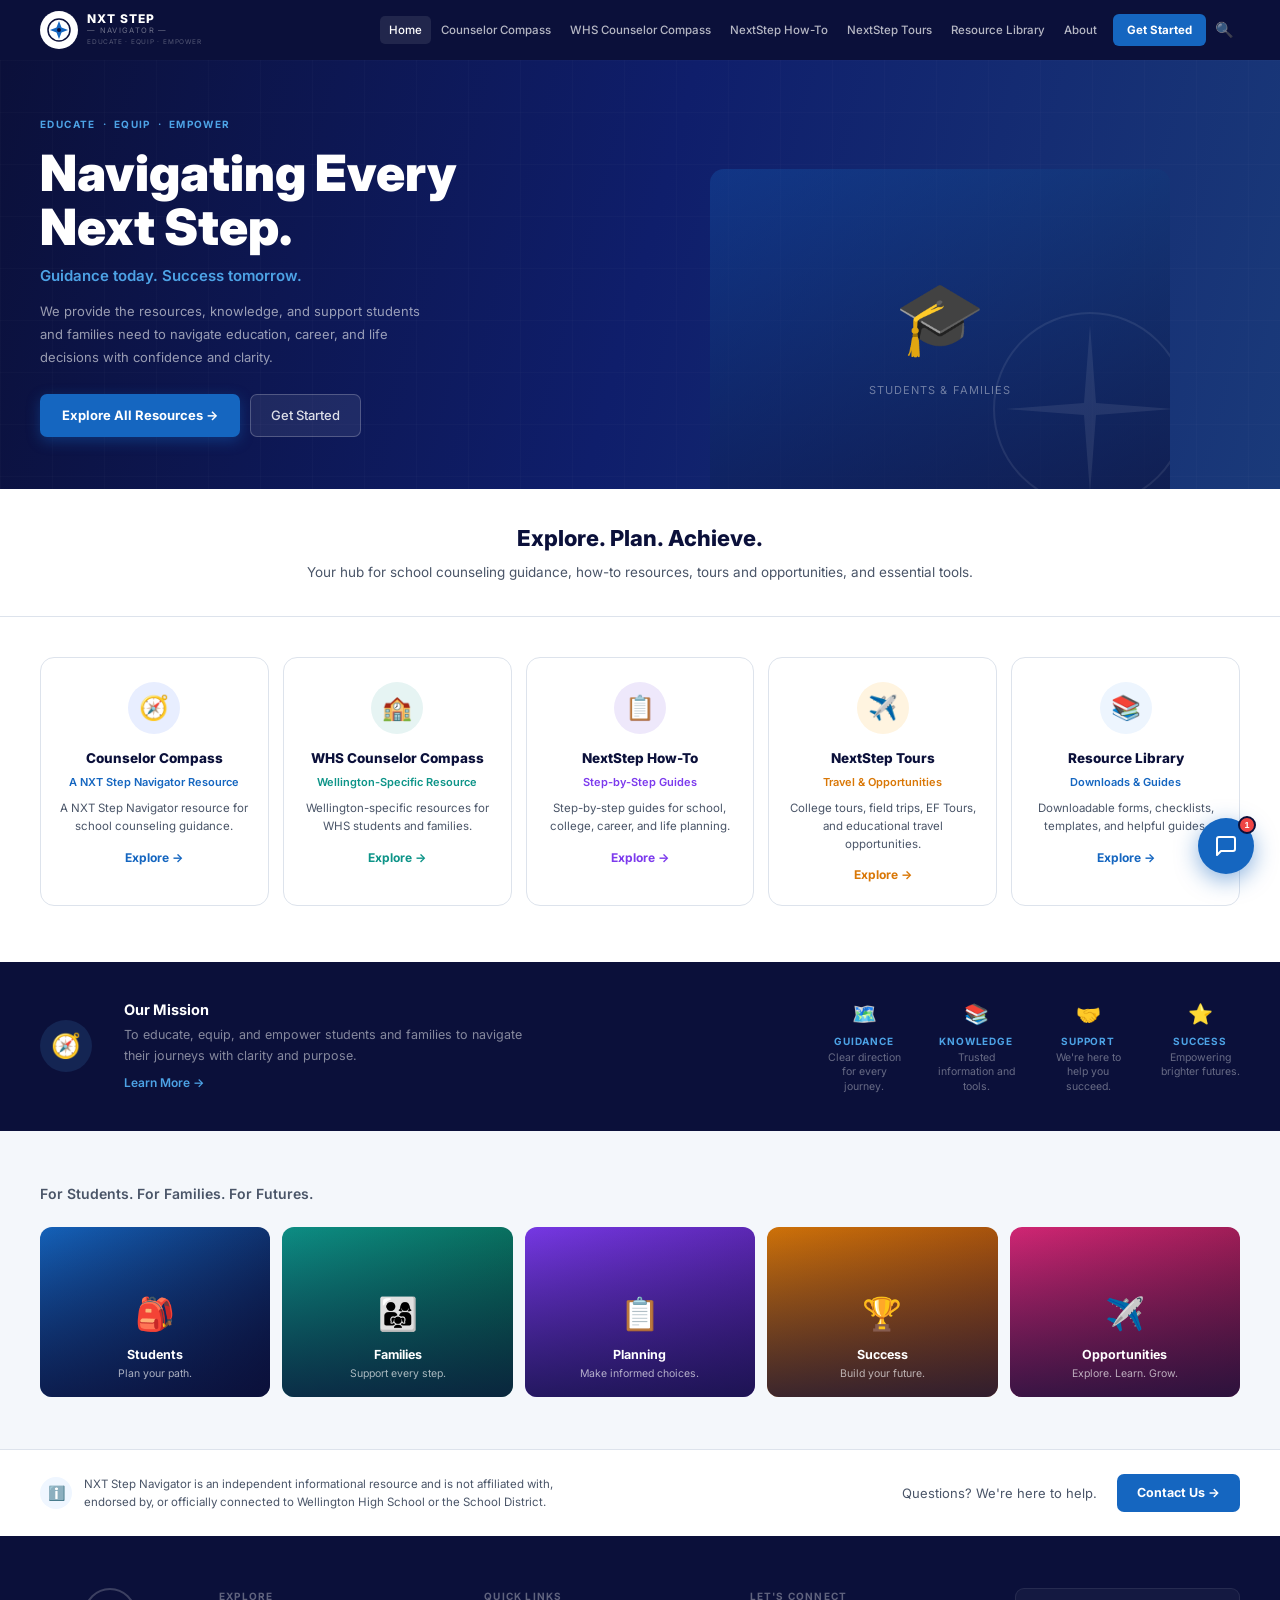
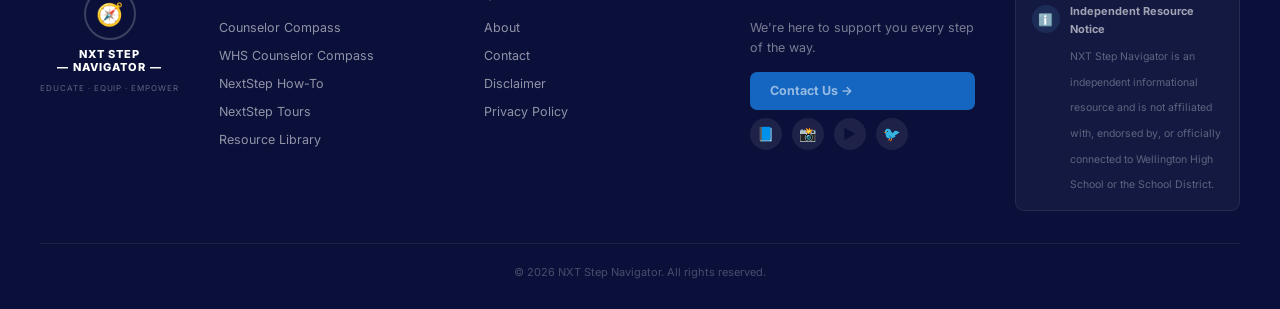
<file: index.html>
<!DOCTYPE html>
<html lang="en">
<head>
<meta charset="UTF-8"><meta name="viewport" content="width=device-width,initial-scale=1.0">
<title>NXT Step Navigator — Educate. Equip. Empower.</title>
<link href="https://fonts.googleapis.com/css2?family=Inter:wght@300;400;500;600;700;800;900&display=swap" rel="stylesheet">
<style>
:root{--navy:#0B103A;--blue:#1566C0;--blue-mid:#1254A4;--light-blue:#4DA3E6;--cream:#F4F7FB;--white:#fff;--text:#0B103A;--text-mid:#4A5568;--text-light:#718096;--border:#DDE3EC;--teal:#0D9488;}
*,*::before,*::after{box-sizing:border-box;margin:0;padding:0;}
html{scroll-behavior:smooth;}
body{font-family:'Inter',sans-serif;background:var(--cream);color:var(--text);line-height:1.6;}
a{text-decoration:none;color:inherit;}
img{max-width:100%;display:block;}

/* NAV */
.nav{background:var(--navy);height:60px;display:flex;align-items:center;padding:0 40px;position:sticky;top:0;z-index:200;gap:4px;}
.nav-brand{display:flex;align-items:center;gap:9px;margin-right:auto;}
.nav-logo{width:38px;height:38px;border-radius:50%;background:#fff;display:flex;align-items:center;justify-content:center;flex-shrink:0;}
.nav-logo svg{width:24px;height:24px;}
.nav-brand-text .top{font-size:12px;font-weight:800;color:#fff;letter-spacing:.08em;line-height:1.1;}
.nav-brand-text .bot{font-size:7.5px;color:rgba(255,255,255,0.4);letter-spacing:.18em;text-transform:uppercase;}
.nav-brand-text .tag{font-size:6.5px;color:rgba(255,255,255,0.3);letter-spacing:.12em;text-transform:uppercase;}
.nl a{color:rgba(255,255,255,0.7);font-size:11.5px;font-weight:500;padding:5px 9px;border-radius:5px;transition:all .15s;white-space:nowrap;}
.nl a:hover,.nl a.active{color:#fff;background:rgba(255,255,255,0.09);}
.nl{display:flex;align-items:center;gap:1px;}
.nav-cta{background:var(--blue)!important;color:#fff!important;font-weight:700!important;border-radius:6px!important;padding:7px 14px!important;margin-left:6px;}
.nav-cta:hover{background:var(--blue-mid)!important;}
.nav-search{background:none;border:none;color:rgba(255,255,255,0.6);cursor:pointer;padding:6px;font-size:15px;margin-left:2px;}
.nav-search:hover{color:#fff;}

/* HERO */
.hero{background:linear-gradient(105deg,var(--navy) 0%,#0F1E6B 50%,#1A3A7A 100%);padding:56px 40px 0;display:grid;grid-template-columns:1fr 1fr;align-items:end;overflow:hidden;position:relative;min-height:380px;}
.hero-bg{position:absolute;inset:0;background-image:linear-gradient(rgba(255,255,255,0.015) 1px,transparent 1px),linear-gradient(90deg,rgba(255,255,255,0.015) 1px,transparent 1px);background-size:52px 52px;}
.hero-left{position:relative;z-index:2;padding-bottom:52px;max-width:520px;}
.hero-eyebrow{font-size:10px;font-weight:700;letter-spacing:.14em;text-transform:uppercase;color:var(--light-blue);margin-bottom:14px;}
.hero-h1{font-size:clamp(30px,4vw,50px);font-weight:900;color:#fff;line-height:1.08;margin-bottom:10px;}
.hero-tagline{font-size:15px;font-weight:600;color:var(--light-blue);margin-bottom:12px;}
.hero-p{font-size:13px;color:rgba(255,255,255,0.58);max-width:400px;line-height:1.75;margin-bottom:26px;}
.hero-btns{display:flex;gap:10px;flex-wrap:wrap;}
.btn-p{background:var(--blue);color:#fff;font-size:13px;font-weight:700;padding:10px 22px;border-radius:7px;display:inline-flex;align-items:center;gap:5px;border:none;cursor:pointer;box-shadow:0 4px 14px rgba(21,102,192,0.4);transition:all .15s;}
.btn-p:hover{background:var(--blue-mid);transform:translateY(-1px);}
.btn-g{background:rgba(255,255,255,0.08);color:rgba(255,255,255,0.85);font-size:13px;font-weight:500;padding:10px 20px;border-radius:7px;border:1.5px solid rgba(255,255,255,0.22);cursor:pointer;transition:all .15s;}
.btn-g:hover{background:rgba(255,255,255,0.13);}
.hero-right{position:relative;z-index:2;display:flex;align-items:flex-end;justify-content:center;}
.hero-photo{width:100%;max-width:460px;height:320px;border-radius:14px 14px 0 0;background:linear-gradient(160deg,rgba(21,102,192,0.3),rgba(11,16,58,0.6));display:flex;align-items:center;justify-content:center;position:relative;overflow:hidden;}
.hero-compass-bg{position:absolute;right:-20px;bottom:-20px;width:200px;height:200px;opacity:0.08;}
.hero-photo-inner{text-align:center;position:relative;z-index:2;}
.hero-photo-inner span{font-size:72px;display:block;margin-bottom:8px;}
.hero-photo-inner p{font-size:11px;color:rgba(255,255,255,0.4);letter-spacing:.1em;text-transform:uppercase;}

/* TAGLINE STRIP */
.tagline-strip{background:var(--white);padding:32px 40px;text-align:center;border-bottom:1px solid var(--border);}
.tagline-strip h2{font-size:22px;font-weight:800;color:var(--navy);margin-bottom:6px;}
.tagline-strip p{font-size:13.5px;color:var(--text-mid);}

/* SECTION CARDS (5 main) */
.main-cards{background:var(--white);padding:40px 40px 56px;}
.main-cards-grid{display:grid;grid-template-columns:repeat(5,1fr);gap:14px;}
.mc{border:1.5px solid var(--border);border-radius:14px;padding:24px 16px 20px;transition:all .2s;display:block;background:#fff;position:relative;overflow:hidden;}
.mc::before{content:'';position:absolute;top:0;left:0;right:0;height:3px;background:var(--mc-accent,var(--blue));transform:scaleX(0);transform-origin:left;transition:transform .2s;}
.mc:hover{box-shadow:0 10px 36px rgba(11,16,58,0.13);transform:translateY(-3px);border-color:transparent;}
.mc:hover::before{transform:scaleX(1);}
.mc-icon{width:52px;height:52px;border-radius:50%;display:flex;align-items:center;justify-content:center;margin:0 auto 14px;font-size:24px;}
.mc-i1{background:#E8EEFF;}
.mc-i2{background:#E6F4F3;}
.mc-i3{background:#EEE8FB;}
.mc-i4{background:#FFF4E0;}
.mc-i5{background:#EDF5FE;}
.mc h3{font-size:13.5px;font-weight:800;color:var(--navy);margin-bottom:5px;text-align:center;}
.mc .mc-sub{font-size:11px;color:var(--blue);font-weight:600;text-align:center;margin-bottom:8px;}
.mc p{font-size:11.5px;color:var(--text-mid);line-height:1.55;text-align:center;margin-bottom:12px;}
.mc-link{font-size:12px;font-weight:700;color:var(--blue);display:flex;align-items:center;justify-content:center;gap:3px;}
.mc-link:hover{gap:7px;}

/* MISSION */
.mission{background:var(--navy);padding:36px 40px;display:flex;align-items:center;gap:32px;flex-wrap:wrap;}
.mission-icon{width:52px;height:52px;background:rgba(77,163,230,0.14);border-radius:50%;display:flex;align-items:center;justify-content:center;font-size:24px;flex-shrink:0;}
.mission-text{flex:1;}
.mission-text h3{font-size:14.5px;font-weight:700;color:#fff;margin-bottom:4px;}
.mission-text p{font-size:12.5px;color:rgba(255,255,255,0.5);max-width:400px;line-height:1.65;}
.mission-text a{font-size:12px;font-weight:600;color:var(--light-blue);margin-top:6px;display:inline-block;}
.mission-stats{display:flex;gap:32px;flex-wrap:wrap;}
.ms{text-align:center;}
.ms-icon{font-size:20px;margin-bottom:3px;}
.ms-label{font-size:10px;font-weight:700;color:var(--light-blue);letter-spacing:.08em;text-transform:uppercase;margin-bottom:2px;}
.ms-desc{font-size:10.5px;color:rgba(255,255,255,0.38);max-width:80px;line-height:1.4;}

/* FOR STUDENTS */
.for-section{background:var(--cream);padding:52px 40px;}
.for-title{font-size:14px;font-weight:600;color:var(--text-mid);margin-bottom:22px;}
.for-grid{display:grid;grid-template-columns:repeat(5,1fr);gap:12px;}
.fc{border-radius:12px;overflow:hidden;height:170px;cursor:pointer;transition:transform .2s;display:block;}
.fc:hover{transform:scale(1.03);}
.fc-inner{width:100%;height:100%;display:flex;flex-direction:column;align-items:center;justify-content:flex-end;padding:14px 10px;position:relative;}
.fc-over{position:absolute;inset:0;background:linear-gradient(180deg,rgba(11,16,58,0.05) 0%,rgba(11,16,58,0.72) 100%);}
.fc-cnt{position:relative;z-index:2;text-align:center;}
.fc-cnt span{font-size:32px;display:block;margin-bottom:6px;}
.fc-cnt h4{font-size:12.5px;font-weight:700;color:#fff;margin-bottom:1px;}
.fc-cnt p{font-size:10.5px;color:rgba(255,255,255,0.65);}
.fc1{background:linear-gradient(135deg,#1566C0,#0B103A);}
.fc2{background:linear-gradient(135deg,#0D9488,#065F46);}
.fc3{background:linear-gradient(135deg,#7C3AED,#4C1D95);}
.fc4{background:linear-gradient(135deg,#D97706,#92400E);}
.fc5{background:linear-gradient(135deg,#DB2777,#831843);}

/* DISCLAIMER STRIP */
.disc-strip{background:var(--white);border-top:1px solid var(--border);padding:24px 40px;display:flex;align-items:center;justify-content:space-between;gap:20px;flex-wrap:wrap;}
.disc-left{display:flex;align-items:flex-start;gap:12px;}
.disc-icon{width:32px;height:32px;border-radius:50%;background:#EFF6FF;display:flex;align-items:center;justify-content:center;flex-shrink:0;font-size:14px;margin-top:2px;}
.disc-text p{font-size:11.5px;color:var(--text-mid);max-width:520px;line-height:1.6;}
.btn-contact{background:var(--blue);color:#fff;font-size:12.5px;font-weight:700;padding:9px 20px;border-radius:7px;border:none;cursor:pointer;display:inline-flex;align-items:center;gap:6px;white-space:nowrap;}
.btn-contact:hover{background:var(--blue-mid);}

/* FOOTER */
.footer{background:var(--navy);padding:52px 40px 28px;}
.footer-top{display:grid;grid-template-columns:auto 1fr 1fr 1fr 1fr;gap:40px;margin-bottom:32px;align-items:start;}
.footer-logo-block{display:flex;flex-direction:column;align-items:center;gap:8px;}
.footer-logo-circle{width:52px;height:52px;border-radius:50%;border:2px solid rgba(255,255,255,0.2);display:flex;align-items:center;justify-content:center;font-size:22px;}
.footer-logo-name{font-size:11px;font-weight:800;color:#fff;letter-spacing:.1em;text-align:center;line-height:1.2;}
.footer-logo-tag{font-size:8px;color:rgba(255,255,255,0.35);letter-spacing:.12em;text-transform:uppercase;text-align:center;}
.footer-col h5{font-size:10px;font-weight:700;letter-spacing:.12em;text-transform:uppercase;color:rgba(255,255,255,0.35);margin-bottom:14px;}
.footer-col a{display:block;font-size:12.5px;color:rgba(255,255,255,0.55);margin-bottom:8px;transition:color .15s;}
.footer-col a:hover{color:#fff;}
.footer-connect p{font-size:12.5px;color:rgba(255,255,255,0.45);margin-bottom:14px;line-height:1.6;}
.btn-contact-footer{background:var(--blue);color:#fff;font-size:12.5px;font-weight:700;padding:9px 20px;border-radius:7px;border:none;cursor:pointer;display:inline-flex;align-items:center;gap:6px;margin-bottom:16px;}
.btn-contact-footer:hover{background:var(--blue-mid);}
.social-icons{display:flex;gap:10px;}
.si{width:32px;height:32px;border-radius:50%;background:rgba(255,255,255,0.08);display:flex;align-items:center;justify-content:center;font-size:14px;cursor:pointer;transition:background .15s;}
.si:hover{background:rgba(255,255,255,0.16);}
.footer-notice{background:rgba(255,255,255,0.04);border:1px solid rgba(255,255,255,0.08);border-radius:9px;padding:14px 16px;display:flex;gap:10px;align-items:flex-start;}
.fi-icon{width:28px;height:28px;border-radius:50%;background:rgba(77,163,230,0.14);display:flex;align-items:center;justify-content:center;font-size:12px;flex-shrink:0;margin-top:2px;}
.fi-text p{font-size:11px;font-weight:700;color:rgba(255,255,255,0.6);margin-bottom:4px;}
.fi-text span{font-size:10.5px;color:rgba(255,255,255,0.32);line-height:1.6;}
.footer-divider{height:1px;background:rgba(255,255,255,0.07);margin:0 0 20px;}
.footer-bottom{display:flex;align-items:center;justify-content:center;}
.footer-bottom p{font-size:11px;color:rgba(255,255,255,0.25);}

/* CHAT */
#chat-launcher{position:fixed;bottom:26px;right:26px;z-index:9999;width:56px;height:56px;border-radius:50%;background:var(--blue);border:none;cursor:pointer;box-shadow:0 6px 22px rgba(21,102,192,0.5);display:flex;align-items:center;justify-content:center;transition:transform .2s;animation:pulse 3s ease-in-out infinite;}
#chat-launcher:hover{transform:scale(1.08);}
#chat-launcher.open{animation:none;}
@keyframes pulse{0%,100%{box-shadow:0 6px 22px rgba(21,102,192,0.5),0 0 0 0 rgba(21,102,192,0.3);}50%{box-shadow:0 6px 22px rgba(21,102,192,0.5),0 0 0 9px rgba(21,102,192,0);}}
.c-badge{position:absolute;top:-2px;right:-2px;width:18px;height:18px;border-radius:50%;background:#EF4444;border:2px solid var(--navy);color:#fff;font-size:9px;font-weight:700;display:flex;align-items:center;justify-content:center;}
#chat-win{position:fixed;bottom:94px;right:26px;z-index:9998;width:min(385px,calc(100vw - 32px));height:min(550px,calc(100vh - 120px));background:#fff;border-radius:16px;box-shadow:0 18px 64px rgba(11,16,58,0.22);display:flex;flex-direction:column;overflow:hidden;transform:scale(0.88) translateY(16px);transform-origin:bottom right;opacity:0;pointer-events:none;transition:transform .24s cubic-bezier(.34,1.56,.64,1),opacity .2s;}
#chat-win.open{transform:scale(1) translateY(0);opacity:1;pointer-events:all;}
.cw-hdr{background:linear-gradient(135deg,var(--navy),var(--blue-mid));padding:14px 15px;display:flex;align-items:center;gap:10px;flex-shrink:0;}
.cw-av{width:38px;height:38px;border-radius:50%;background:var(--light-blue);display:flex;align-items:center;justify-content:center;font-size:16px;flex-shrink:0;position:relative;}
.cw-dot{position:absolute;bottom:1px;right:1px;width:9px;height:9px;border-radius:50%;background:#22C55E;border:2px solid var(--navy);}
.cw-ht{flex:1;}
.cw-ht strong{display:block;color:#fff;font-size:13px;font-weight:600;}
.cw-ht span{font-size:10px;color:rgba(255,255,255,0.5);}
.cw-hbtn{background:rgba(255,255,255,0.09);border:none;border-radius:6px;width:27px;height:27px;cursor:pointer;color:rgba(255,255,255,0.62);display:flex;align-items:center;justify-content:center;font-size:13px;margin-left:3px;}
.cw-hbtn:hover{background:rgba(255,255,255,0.16);color:#fff;}
.cw-pills{padding:8px 12px 6px;display:flex;gap:4px;flex-wrap:wrap;border-bottom:1px solid #F1F5F9;flex-shrink:0;background:#F8FAFC;}
.cw-pill{background:#fff;border:1px solid #E2E8F0;color:var(--navy);font-size:10.5px;font-weight:500;padding:3px 9px;border-radius:20px;cursor:pointer;white-space:nowrap;transition:all .15s;}
.cw-pill:hover{background:var(--navy);color:#fff;}
#cw-msgs{flex:1;overflow-y:auto;padding:12px 11px;display:flex;flex-direction:column;gap:10px;scroll-behavior:smooth;}
#cw-msgs::-webkit-scrollbar{width:3px;}
#cw-msgs::-webkit-scrollbar-thumb{background:#E2E8F0;border-radius:3px;}
.msg{display:flex;gap:6px;align-items:flex-end;animation:mi .2s ease both;}
@keyframes mi{from{opacity:0;transform:translateY(6px);}to{opacity:1;transform:translateY(0);}}
.msg.user{flex-direction:row-reverse;}
.m-av{width:24px;height:24px;border-radius:50%;flex-shrink:0;display:flex;align-items:center;justify-content:center;font-size:11px;}
.b-av{background:var(--light-blue);}
.u-av{background:var(--navy);color:#fff;font-size:9px;font-weight:700;}
.m-bub{max-width:84%;padding:8px 11px;border-radius:12px;font-size:12.5px;line-height:1.55;}
.msg.bot .m-bub{background:#F1F5F9;color:#0B103A;border-bottom-left-radius:3px;}
.msg.user .m-bub{background:var(--navy);color:#fff;border-bottom-right-radius:3px;}
.m-bub strong{font-weight:600;}
.m-bub ul{padding-left:13px;margin-top:3px;}
.m-bub li{margin-bottom:2px;}
.m-time{font-size:9px;color:#94A3B8;margin-top:2px;}
.tdots{display:flex;gap:3px;padding:9px 11px;background:#F1F5F9;border-radius:12px;border-bottom-left-radius:3px;}
.tdot{width:6px;height:6px;background:#94A3B8;border-radius:50%;animation:db 1.2s ease-in-out infinite;}
.tdot:nth-child(2){animation-delay:.2s;}.tdot:nth-child(3){animation-delay:.4s;}
@keyframes db{0%,60%,100%{transform:translateY(0);}30%{transform:translateY(-5px);}}
.cw-inp-row{padding:9px 11px;border-top:1px solid #F1F5F9;display:flex;gap:6px;align-items:flex-end;flex-shrink:0;background:#fff;}
#cw-inp{flex:1;border:1.5px solid #E2E8F0;border-radius:9px;padding:8px 11px;font-size:12.5px;font-family:'Inter',sans-serif;resize:none;outline:none;max-height:84px;line-height:1.5;color:#0B103A;background:#F8FAFC;transition:border-color .15s;}
#cw-inp:focus{border-color:var(--blue);background:#fff;}
#cw-inp::placeholder{color:#94A3B8;}
#cw-snd{width:35px;height:35px;border-radius:8px;background:var(--navy);border:none;cursor:pointer;display:flex;align-items:center;justify-content:center;flex-shrink:0;transition:background .15s;}
#cw-snd:hover{background:var(--blue);}
#cw-snd:disabled{background:#CBD5E1;cursor:not-allowed;}
#cw-snd svg{width:14px;height:14px;fill:#fff;}
.cw-ft{padding:4px 11px 6px;text-align:center;font-size:9px;color:#94A3B8;border-top:1px solid #F1F5F9;flex-shrink:0;}
.qrcs{display:flex;gap:5px;flex-wrap:wrap;margin-top:7px;}
.qrc{background:#fff;border:1.5px solid var(--navy);color:var(--navy);font-size:11px;font-weight:500;padding:3px 10px;border-radius:20px;cursor:pointer;transition:all .15s;}
.qrc:hover{background:var(--navy);color:#fff;}

@media(max-width:960px){.hero{grid-template-columns:1fr;}.hero-right{display:none;}.main-cards-grid,.for-grid{grid-template-columns:repeat(3,1fr);}.footer-top{grid-template-columns:1fr 1fr 1fr;}.mission-stats{display:none;}}
@media(max-width:600px){.nav,.hero,.tagline-strip,.main-cards,.for-section,.disc-strip,.footer{padding-left:20px;padding-right:20px;}.main-cards-grid,.for-grid{grid-template-columns:repeat(2,1fr);}.footer-top{grid-template-columns:1fr;}}
</style>
</head>
<body>

<nav class="nav">
  <div class="nav-brand">
    <div class="nav-logo">
      <svg viewBox="0 0 24 24" fill="none"><circle cx="12" cy="12" r="11" stroke="#0B103A" stroke-width="1.5"/><polygon points="12,3 14.5,9.5 21,12 14.5,14.5 12,21 9.5,14.5 3,12 9.5,9.5" fill="#1566C0"/><circle cx="12" cy="12" r="2" fill="#0B103A"/></svg>
    </div>
    <div class="nav-brand-text">
      <div class="top">NXT STEP</div>
      <div class="bot">— NAVIGATOR —</div>
      <div class="tag">EDUCATE · EQUIP · EMPOWER</div>
    </div>
  </div>
  <div class="nl">
    <a href="index.html" class="active">Home</a>
    <a href="counselor-compass/index.html">Counselor Compass</a>
    <a href="whs-counselor-compass/index.html">WHS Counselor Compass</a>
    <a href="nextstep-how-to/index.html">NextStep How-To</a>
    <a href="nextstep-tours/index.html">NextStep Tours</a>
    <a href="resource-library/index.html">Resource Library</a>
    <a href="about.html">About</a>
    <a href="whs-counselor-compass/index.html" class="nav-cta">Get Started</a>
    <button class="nav-search" title="Search">🔍</button>
  </div>
</nav>

<!-- HERO -->
<section class="hero">
  <div class="hero-bg"></div>
  <div class="hero-left">
    <div class="hero-eyebrow">EDUCATE &nbsp;·&nbsp; EQUIP &nbsp;·&nbsp; EMPOWER</div>
    <h1 class="hero-h1">Navigating Every<br>Next Step.</h1>
    <p class="hero-tagline">Guidance today. Success tomorrow.</p>
    <p class="hero-p">We provide the resources, knowledge, and support students and families need to navigate education, career, and life decisions with confidence and clarity.</p>
    <div class="hero-btns">
      <a href="resource-library/index.html" class="btn-p">Explore All Resources →</a>
      <a href="whs-counselor-compass/index.html" class="btn-g">Get Started</a>
    </div>
  </div>
  <div class="hero-right">
    <div class="hero-photo">
      <svg class="hero-compass-bg" viewBox="0 0 100 100" fill="none"><circle cx="50" cy="50" r="48" stroke="white" stroke-width="1"/><polygon points="50,8 53,47 92,50 53,53 50,92 47,53 8,50 47,47" fill="white"/></svg>
      <div class="hero-photo-inner"><span>🎓</span><p>Students &amp; Families</p></div>
    </div>
  </div>
</section>

<!-- TAGLINE STRIP -->
<div class="tagline-strip">
  <h2>Explore. Plan. Achieve.</h2>
  <p>Your hub for school counseling guidance, how-to resources, tours and opportunities, and essential tools.</p>
</div>

<!-- MAIN SECTION CARDS -->
<section class="main-cards">
  <div class="main-cards-grid">
    <a href="counselor-compass/index.html" class="mc" style="--mc-accent:var(--blue);">
      <div class="mc-icon mc-i1">🧭</div>
      <h3>Counselor Compass</h3>
      <div class="mc-sub">A NXT Step Navigator Resource</div>
      <p>A NXT Step Navigator resource for school counseling guidance.</p>
      <span class="mc-link">Explore →</span>
    </a>
    <a href="whs-counselor-compass/index.html" class="mc" style="--mc-accent:var(--teal);">
      <div class="mc-icon mc-i2">🏫</div>
      <h3>WHS Counselor Compass</h3>
      <div class="mc-sub" style="color:var(--teal);">Wellington-Specific Resource</div>
      <p>Wellington-specific resources for WHS students and families.</p>
      <span class="mc-link" style="color:var(--teal);">Explore →</span>
    </a>
    <a href="nextstep-how-to/index.html" class="mc" style="--mc-accent:#7C3AED;">
      <div class="mc-icon mc-i3">📋</div>
      <h3>NextStep How-To</h3>
      <div class="mc-sub" style="color:#7C3AED;">Step-by-Step Guides</div>
      <p>Step-by-step guides for school, college, career, and life planning.</p>
      <span class="mc-link" style="color:#7C3AED;">Explore →</span>
    </a>
    <a href="nextstep-tours/index.html" class="mc" style="--mc-accent:#D97706;">
      <div class="mc-icon mc-i4">✈️</div>
      <h3>NextStep Tours</h3>
      <div class="mc-sub" style="color:#D97706;">Travel &amp; Opportunities</div>
      <p>College tours, field trips, EF Tours, and educational travel opportunities.</p>
      <span class="mc-link" style="color:#D97706;">Explore →</span>
    </a>
    <a href="resource-library/index.html" class="mc" style="--mc-accent:var(--blue);">
      <div class="mc-icon mc-i5">📚</div>
      <h3>Resource Library</h3>
      <div class="mc-sub">Downloads &amp; Guides</div>
      <p>Downloadable forms, checklists, templates, and helpful guides.</p>
      <span class="mc-link">Explore →</span>
    </a>
  </div>
</section>

<!-- MISSION -->
<div class="mission">
  <div class="mission-icon">🧭</div>
  <div class="mission-text">
    <h3>Our Mission</h3>
    <p>To educate, equip, and empower students and families to navigate their journeys with clarity and purpose.</p>
    <a href="about.html">Learn More →</a>
  </div>
  <div class="mission-stats">
    <div class="ms"><div class="ms-icon">🗺️</div><div class="ms-label">Guidance</div><div class="ms-desc">Clear direction for every journey.</div></div>
    <div class="ms"><div class="ms-icon">📚</div><div class="ms-label">Knowledge</div><div class="ms-desc">Trusted information and tools.</div></div>
    <div class="ms"><div class="ms-icon">🤝</div><div class="ms-label">Support</div><div class="ms-desc">We're here to help you succeed.</div></div>
    <div class="ms"><div class="ms-icon">⭐</div><div class="ms-label">Success</div><div class="ms-desc">Empowering brighter futures.</div></div>
  </div>
</div>

<!-- FOR STUDENTS / FAMILIES -->
<section class="for-section">
  <div class="for-title">For Students. For Families. For Futures.</div>
  <div class="for-grid">
    <a href="whs-counselor-compass/index.html" class="fc fc1"><div class="fc-inner"><div class="fc-over"></div><div class="fc-cnt"><span>🎒</span><h4>Students</h4><p>Plan your path.</p></div></div></a>
    <a href="counselor-compass/parent-guide.html" class="fc fc2"><div class="fc-inner"><div class="fc-over"></div><div class="fc-cnt"><span>👨‍👩‍👧</span><h4>Families</h4><p>Support every step.</p></div></div></a>
    <a href="resource-library/index.html" class="fc fc3"><div class="fc-inner"><div class="fc-over"></div><div class="fc-cnt"><span>📋</span><h4>Planning</h4><p>Make informed choices.</p></div></div></a>
    <a href="counselor-compass/college-career-basics.html" class="fc fc4"><div class="fc-inner"><div class="fc-over"></div><div class="fc-cnt"><span>🏆</span><h4>Success</h4><p>Build your future.</p></div></div></a>
    <a href="nextstep-tours/index.html" class="fc fc5"><div class="fc-inner"><div class="fc-over"></div><div class="fc-cnt"><span>✈️</span><h4>Opportunities</h4><p>Explore. Learn. Grow.</p></div></div></a>
  </div>
</section>

<!-- DISCLAIMER STRIP -->
<div class="disc-strip">
  <div class="disc-left">
    <div class="disc-icon">ℹ️</div>
    <div class="disc-text">
      <p>NXT Step Navigator is an independent informational resource and is not affiliated with, endorsed by, or officially connected to Wellington High School or the School District.</p>
    </div>
  </div>
  <div style="display:flex;align-items:center;gap:20px;flex-wrap:wrap;">
    <span style="font-size:13px;color:var(--text-mid);">Questions? We're here to help.</span>
    <a href="contact.html" class="btn-contact">Contact Us →</a>
  </div>
</div>

<!-- FOOTER -->
<footer class="footer">
  <div class="footer-top">
    <div class="footer-logo-block">
      <div class="footer-logo-circle">🧭</div>
      <div class="footer-logo-name">NXT STEP<br>— NAVIGATOR —</div>
      <div class="footer-logo-tag">EDUCATE · EQUIP · EMPOWER</div>
    </div>
    <div class="footer-col">
      <h5>Explore</h5>
      <a href="counselor-compass/index.html">Counselor Compass</a>
      <a href="whs-counselor-compass/index.html">WHS Counselor Compass</a>
      <a href="nextstep-how-to/index.html">NextStep How-To</a>
      <a href="nextstep-tours/index.html">NextStep Tours</a>
      <a href="resource-library/index.html">Resource Library</a>
    </div>
    <div class="footer-col">
      <h5>Quick Links</h5>
      <a href="about.html">About</a>
      <a href="contact.html">Contact</a>
      <a href="disclaimer.html">Disclaimer</a>
      <a href="privacy.html">Privacy Policy</a>
    </div>
    <div class="footer-col footer-connect">
      <h5>Let's Connect</h5>
      <p>We're here to support you every step of the way.</p>
      <a href="contact.html" class="btn-contact-footer">Contact Us →</a>
      <div class="social-icons">
        <div class="si">📘</div>
        <div class="si">📸</div>
        <div class="si">▶️</div>
        <div class="si">🐦</div>
      </div>
    </div>
    <div class="footer-notice">
      <div class="fi-icon">ℹ️</div>
      <div class="fi-text">
        <p>Independent Resource Notice</p>
        <span>NXT Step Navigator is an independent informational resource and is not affiliated with, endorsed by, or officially connected to Wellington High School or the School District.</span>
      </div>
    </div>
  </div>
  <div class="footer-divider"></div>
  <div class="footer-bottom">
    <p>© 2026 NXT Step Navigator. All rights reserved.</p>
  </div>
</footer>

<!-- CHAT -->
<button id="chat-launcher" onclick="toggleChat()">
  <div class="c-badge" id="cbadge">1</div>
  <svg id="ic-chat" width="24" height="24" viewBox="0 0 24 24" fill="none" stroke="white" stroke-width="2" stroke-linecap="round" stroke-linejoin="round"><path d="M21 15a2 2 0 0 1-2 2H7l-4 4V5a2 2 0 0 1 2-2h14a2 2 0 0 1 2 2z"/></svg>
  <svg id="ic-close" width="24" height="24" viewBox="0 0 24 24" fill="none" stroke="white" stroke-width="2.5" stroke-linecap="round" style="display:none;"><line x1="18" y1="6" x2="6" y2="18"/><line x1="6" y1="6" x2="18" y2="18"/></svg>
</button>
<div id="chat-win">
  <div class="cw-hdr">
    <div class="cw-av">🧭<div class="cw-dot"></div></div>
    <div class="cw-ht"><strong>NXT Step Navigator</strong><span>WHS Counseling AI · Always available</span></div>
    <button class="cw-hbtn" onclick="clearChat()">↺</button>
    <button class="cw-hbtn" onclick="toggleChat()">✕</button>
  </div>
  <div class="cw-pills">
    <button class="cw-pill" onclick="st('Who is my counselor?')">👤 My Counselor</button>
    <button class="cw-pill" onclick="st('Bright Futures requirements')">🌴 Bright Futures</button>
    <button class="cw-pill" onclick="st('College application deadlines')">📅 Deadlines</button>
    <button class="cw-pill" onclick="st('How do I get my transcript?')">📄 Transcripts</button>
    <button class="cw-pill" onclick="st('Wellness Center support')">💙 Wellness</button>
  </div>
  <div id="cw-msgs"></div>
  <div class="cw-inp-row">
    <textarea id="cw-inp" placeholder="Ask about counselors, college prep, deadlines..." rows="1" onkeydown="hk(event)" oninput="rsz(this)"></textarea>
    <button id="cw-snd" onclick="sm()"><svg viewBox="0 0 24 24"><path d="M22 2L11 13M22 2L15 22 11 13 2 9l20-7z"/></svg></button>
  </div>
  <div class="cw-ft">NXT Step Navigator · WHS Counseling AI · Independent Resource</div>
</div>

<script>
const SYS=`You are the NXT Step Navigator AI for Wellington Community High School (WHS), PBCSD SY 2026-27. Help students and parents warmly and concisely. Use bullets for lists.
COUNSELORS: 9th Grade: Mr.Travis Gray(A-L) travis.gray@palmbeachschools.org Calendly:calendly.com/travis-gray-13/30min | Mr.Andrew Saperstein(M-Z) andrew.saperstein@palmbeachschools.org Calendly:calendly.com/andrew-saperstein/15min | AP:Mr.Kozlowski Dean:Mrs.Catalina Toledo AssocDeans:Boretti&Dubois Admin:Ms.Janet Leon 561-795-4933
BIG BLUE 10-12 A-G: Mrs.Julia Saye(A-C) julia.saye@palmbeachschools.org | Dr.Rosemyrtle Louis(D-G) Rosemyrtle.louis@palmbeachschools.org | AP:Dr.Eric Moore Dean:Mr.Lee Tanton Admin:Ms.Kimberly Ellis 561-791-9323
GREENVIEW 10-12 H-M: Mrs.Danielle Fairclough/Director(H-J) danielle.fairclough@palmbeachschools.org Calendly:calendly.com/danielle-fairclough/appointment | Mrs.Laquania Morgan(K-M) laquania.morgan@palmbeachschools.org | APs:Dr.Calvente-Torres&Ms.Magda Dominique Admin:Ms.Yvette Thomas 561-795-4920
SOUTHSHORE 10-12 N-Z: Mr.Timothy Mickens(N-R) timothy.mickens@palmbeachschools.org | Mrs.Terry Roberto(S-Z) terry.roberto@palmbeachschools.org Calendly:calendly.com/terry-roberto | AP:Mrs.Tonya Grant Dean:Ms.Malissa McAuley Admin:Ms.Dalia Khalil 561-795-4915
ESOL: Mrs.Claudia Gallardo Claudia.Gallardo@palmbeachschools.org | Wellness: Ms.Allyson Joseph allyson.joseph@palmbeachschools.org | Ms.Christina Ranieri Christina.Ranieri@palmbeachschools.org
Transcripts:Ms.Lori Gelobter Lori.Gelobter@palmbeachschools.org(5-7 days) | AP Coord:Mr.Lee Tanton | AICE:Ms.Mierka Drucker | Principal:Mrs.Cara Gorham
BRIGHT FUTURES: FAS=3.5GPA+1290SAT/29ACT+100hrs | FMS=3.0GPA+1170SAT/26ACT+75hrs. Dec1 senior deadline.
DATES: Jul1 CommonApp|Oct PSAT|Nov1 EA/ED|Dec1 BF hours|Jan1 RD|May1 Decision Day
CRISIS: 988 call/text | Text HOME to 741741 | Campus: Ms.Joseph or Ms.Ranieri
APPOINTMENTS FOR STUDENTS ONLY. Parents contact counseling office for a conference.
DISCLAIMER: Independent resource, not official WHS/PBCSD. Verify with official sources. If crisis: give 988 immediately.`;
let open=false,typ=false,hist=[];
function toggleChat(){open=!open;document.getElementById('chat-win').classList.toggle('open',open);document.getElementById('ic-chat').style.display=open?'none':'block';document.getElementById('ic-close').style.display=open?'block':'none';if(open){document.getElementById('cbadge').style.display='none';setTimeout(()=>document.getElementById('cw-inp').focus(),300);}}
function initChat(){document.getElementById('cw-msgs').innerHTML=`<div class="msg bot"><div class="m-av b-av">🧭</div><div><div class="m-bub"><strong>Hey Wolverine! 👋</strong><br><br>I'm your NXT Step Navigator assistant — ask me about your counselor, Bright Futures, college apps, deadlines, transcripts, and more!<div class="qrcs"><button class="qrc" onclick="st('Who is my counselor?')">Find my counselor</button><button class="qrc" onclick="st('Bright Futures requirements')">Bright Futures</button><button class="qrc" onclick="st('How do I get my transcript?')">Transcripts</button></div></div><div class="m-time">Just now</div></div></div>`;}
async function sm(t){if(typ)return;const i=document.getElementById('cw-inp');const tx=(t||i.value).trim();if(!tx)return;i.value='';i.style.height='auto';am('user',tx);hist.push({role:'user',content:tx});showT();try{const r=await fetch('https://api.anthropic.com/v1/messages',{method:'POST',headers:{'Content-Type':'application/json'},body:JSON.stringify({model:'claude-sonnet-4-20250514',max_tokens:1000,system:SYS,messages:hist})});const d=await r.json();hideT();const rep=d.content?.[0]?.text||"I'm having trouble connecting. Please email danielle.fairclough@palmbeachschools.org.";hist.push({role:'assistant',content:rep});am('bot',rep);}catch(e){hideT();am('bot',"⚠️ Connection issue. Please contact danielle.fairclough@palmbeachschools.org.");}}
function st(t){sm(t);}
function am(role,text){const m=document.getElementById('cw-msgs');const iB=role==='bot';const time=new Date().toLocaleTimeString([],{hour:'2-digit',minute:'2-digit'});let html=text.replace(/&/g,'&amp;').replace(/</g,'&lt;').replace(/>/g,'&gt;').replace(/\*\*(.*?)\*\*/g,'<strong>$1</strong>').replace(/^- (.+)$/gm,'<li>$1</li>').replace(/(<li>[\s\S]*?<\/li>)/g,'<ul>$1</ul>').replace(/\n\n/g,'<br><br>').replace(/\n/g,'<br>');const d=document.createElement('div');d.className=`msg ${role}`;d.innerHTML=`<div class="m-av ${iB?'b-av':'u-av'}">${iB?'🧭':'ME'}</div><div><div class="m-bub">${html}</div><div class="m-time">${time}</div></div>`;m.appendChild(d);m.scrollTop=m.scrollHeight;}
function showT(){typ=true;document.getElementById('cw-snd').disabled=true;const m=document.getElementById('cw-msgs');const d=document.createElement('div');d.className='msg bot';d.id='tmsg';d.innerHTML=`<div class="m-av b-av">🧭</div><div class="tdots"><div class="tdot"></div><div class="tdot"></div><div class="tdot"></div></div>`;m.appendChild(d);m.scrollTop=m.scrollHeight;}
function hideT(){typ=false;document.getElementById('cw-snd').disabled=false;const e=document.getElementById('tmsg');if(e)e.remove();}
function hk(e){if(e.key==='Enter'&&!e.shiftKey){e.preventDefault();sm();}}
function rsz(el){el.style.height='auto';el.style.height=Math.min(el.scrollHeight,84)+'px';}
function clearChat(){hist=[];initChat();}
initChat();
</script>
</body>
</html>
</file>
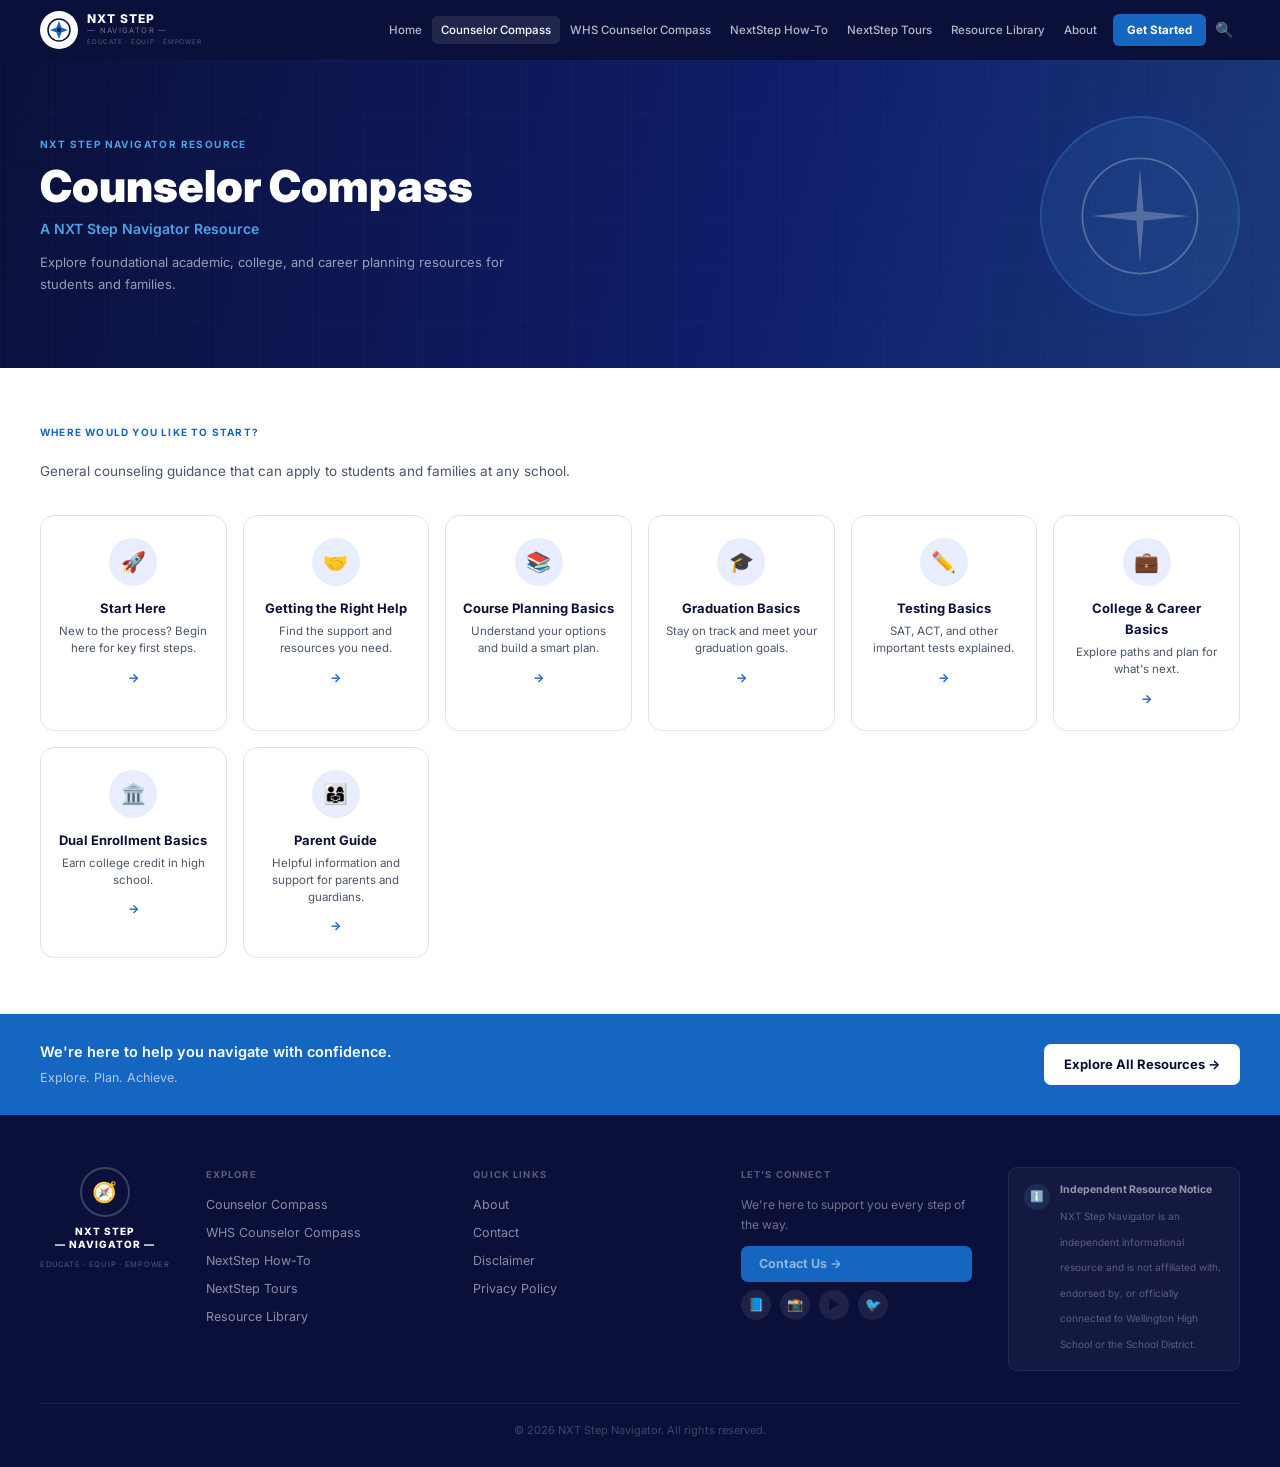
<file: counselor-compass/index.html>
<!DOCTYPE html><html lang="en"><head><meta charset="UTF-8"><meta name="viewport" content="width=device-width,initial-scale=1.0">
<title>Counselor Compass — NXT Step Navigator</title>
<link href="https://fonts.googleapis.com/css2?family=Inter:wght@300;400;500;600;700;800;900&display=swap" rel="stylesheet">
<style>:root{--navy:#0B103A;--blue:#1566C0;--blue-mid:#1254A4;--light-blue:#4DA3E6;--cream:#F4F7FB;--white:#fff;--text:#0B103A;--text-mid:#4A5568;--text-light:#718096;--border:#DDE3EC;--teal:#0D9488;--purple:#7C3AED;--gold:#D97706;}
*,*::before,*::after{box-sizing:border-box;margin:0;padding:0;}
html{scroll-behavior:smooth;}
body{font-family:'Inter',sans-serif;background:var(--cream);color:var(--text);line-height:1.6;}
a{text-decoration:none;color:inherit;}
img{max-width:100%;display:block;}
/* NAV */
.nav{background:var(--navy);height:60px;display:flex;align-items:center;padding:0 40px;position:sticky;top:0;z-index:200;gap:4px;}
.nav-brand{display:flex;align-items:center;gap:9px;margin-right:auto;}
.nav-logo{width:38px;height:38px;border-radius:50%;background:#fff;display:flex;align-items:center;justify-content:center;flex-shrink:0;}
.nav-logo svg{width:24px;height:24px;}
.nav-brand-text .top{font-size:12px;font-weight:800;color:#fff;letter-spacing:.08em;line-height:1.1;}
.nav-brand-text .bot{font-size:7.5px;color:rgba(255,255,255,0.4);letter-spacing:.18em;text-transform:uppercase;}
.nav-brand-text .tag{font-size:6.5px;color:rgba(255,255,255,0.3);letter-spacing:.12em;text-transform:uppercase;}
.nl a{color:rgba(255,255,255,0.7);font-size:11.5px;font-weight:500;padding:5px 9px;border-radius:5px;transition:all .15s;white-space:nowrap;}
.nl a:hover,.nl a.active{color:#fff;background:rgba(255,255,255,0.09);}
.nl{display:flex;align-items:center;gap:1px;}
.nav-cta{background:var(--blue)!important;color:#fff!important;font-weight:700!important;border-radius:6px!important;padding:7px 14px!important;margin-left:6px;}
.nav-cta:hover{background:var(--blue-mid)!important;}
.nav-search{background:none;border:none;color:rgba(255,255,255,0.6);cursor:pointer;padding:6px;font-size:15px;margin-left:2px;}
.nav-search:hover{color:#fff;}
/* PAGE HERO */
.page-hero{background:linear-gradient(105deg,var(--navy) 0%,#0F1E6B 60%,#1A3A7A 100%);padding:56px 40px 52px;display:grid;grid-template-columns:1fr auto;align-items:center;gap:32px;overflow:hidden;position:relative;}
.page-hero-bg{position:absolute;inset:0;background-image:linear-gradient(rgba(255,255,255,0.015) 1px,transparent 1px),linear-gradient(90deg,rgba(255,255,255,0.015) 1px,transparent 1px);background-size:52px 52px;}
.page-hero-content{position:relative;z-index:2;max-width:600px;}
.page-eyebrow{font-size:10px;font-weight:700;letter-spacing:.14em;text-transform:uppercase;color:var(--light-blue);margin-bottom:10px;}
.page-title{font-size:clamp(26px,3.5vw,44px);font-weight:900;color:#fff;line-height:1.1;margin-bottom:8px;}
.page-subtitle{font-size:14px;font-weight:600;color:var(--light-blue);margin-bottom:10px;}
.page-desc{font-size:13px;color:rgba(255,255,255,0.58);max-width:480px;line-height:1.75;}
.page-hero-img{position:relative;z-index:2;width:200px;height:200px;border-radius:50%;background:rgba(77,163,230,0.1);border:2px solid rgba(77,163,230,0.2);display:flex;align-items:center;justify-content:center;flex-shrink:0;}
.page-hero-img svg{width:120px;height:120px;opacity:0.25;}
/* SECTIONS */
.section{padding:56px 40px;}
.section-alt{background:#fff;}
.s-label{font-size:10px;font-weight:700;letter-spacing:.12em;text-transform:uppercase;color:var(--blue);margin-bottom:6px;}
.s-label-teal{color:var(--teal);}
.s-title{font-size:clamp(20px,2.5vw,28px);font-weight:800;color:var(--navy);margin-bottom:8px;line-height:1.2;}
.s-sub{font-size:13.5px;color:var(--text-mid);max-width:560px;line-height:1.75;margin-bottom:32px;}
/* ICON CARDS (compass style) */
.icon-grid{display:grid;grid-template-columns:repeat(auto-fill,minmax(160px,1fr));gap:16px;}
.icon-card{background:#fff;border:1.5px solid var(--border);border-radius:14px;padding:22px 16px;text-align:center;transition:all .2s;display:block;cursor:pointer;}
.icon-card:hover{box-shadow:0 8px 32px rgba(11,16,58,0.12);transform:translateY(-3px);border-color:var(--blue);}
.ic-circle{width:48px;height:48px;border-radius:50%;background:#E8EEFF;display:flex;align-items:center;justify-content:center;margin:0 auto 12px;font-size:20px;transition:background .2s;}
.icon-card:hover .ic-circle{background:var(--blue);}
.icon-card h4{font-size:13px;font-weight:700;color:var(--navy);margin-bottom:4px;}
.icon-card p{font-size:11.5px;color:var(--text-mid);line-height:1.5;margin-bottom:10px;}
.icon-card .ic-arrow{font-size:12px;color:var(--blue);font-weight:700;}
/* CARDS */
.card-grid{display:grid;grid-template-columns:repeat(auto-fill,minmax(200px,1fr));gap:14px;}
.card{background:#fff;border:1.5px solid var(--border);border-radius:13px;padding:22px 18px;transition:all .2s;display:block;position:relative;overflow:hidden;}
.card::before{content:'';position:absolute;top:0;left:0;right:0;height:3px;background:var(--card-accent,var(--blue));transform:scaleX(0);transform-origin:left;transition:transform .2s;}
.card:hover{box-shadow:0 8px 32px rgba(11,16,58,0.12);transform:translateY(-3px);border-color:transparent;}
.card:hover::before{transform:scaleX(1);}
.card-icon{width:44px;height:44px;border-radius:10px;display:flex;align-items:center;justify-content:center;font-size:20px;margin-bottom:12px;}
.ci-blue{background:#DBEAFE;} .ci-teal{background:#CCFBF1;} .ci-purple{background:#EDE9FE;} .ci-gold{background:#FEF3C7;} .ci-red{background:#FEE2E2;} .ci-green{background:#DCFCE7;} .ci-navy{background:#E8EEFF;}
.card h3{font-size:14px;font-weight:700;color:var(--navy);margin-bottom:5px;}
.card p{font-size:12.5px;color:var(--text-mid);line-height:1.55;}
.card-link{font-size:12px;font-weight:700;color:var(--blue);margin-top:10px;display:inline-flex;align-items:center;gap:3px;}
/* DEADLINES */
.dl-list{display:flex;flex-direction:column;gap:9px;max-width:740px;}
.dl-row{display:flex;align-items:center;gap:14px;background:#fff;border:1.5px solid var(--border);border-radius:10px;padding:12px 15px;transition:box-shadow .15s;}
.dl-row:hover{box-shadow:0 4px 16px rgba(11,16,58,0.09);}
.dl-date{min-width:60px;background:var(--navy);color:#fff;border-radius:7px;padding:5px 7px;text-align:center;flex-shrink:0;}
.dl-month{font-size:8px;text-transform:uppercase;letter-spacing:.08em;opacity:.6;}
.dl-day{font-size:18px;font-weight:800;line-height:1;}
.dl-body{flex:1;}
.dl-body h4{font-size:13px;font-weight:600;color:var(--navy);margin-bottom:1px;}
.dl-body p{font-size:11.5px;color:var(--text-mid);}
.dl-badge{font-size:10px;font-weight:600;padding:3px 9px;border-radius:20px;flex-shrink:0;}
.b-red{background:#FEE2E2;color:#991B1B;} .b-amber{background:#FEF3C7;color:#92400E;} .b-green{background:#DCFCE7;color:#166534;} .b-blue{background:#DBEAFE;color:#1E40AF;}
/* QL */
.ql-grid{display:grid;grid-template-columns:repeat(auto-fill,minmax(195px,1fr));gap:8px;}
.ql-item{display:flex;align-items:center;gap:9px;padding:11px 13px;background:#fff;border:1.5px solid var(--border);border-radius:8px;font-size:12.5px;font-weight:500;color:var(--text);transition:all .15s;}
.ql-item:hover{border-color:var(--blue);color:var(--blue);background:#EFF6FF;}
.ql-icon{font-size:15px;flex-shrink:0;}
/* INFO BANNER */
.info-banner{background:#EFF6FF;border:1px solid #BFDBFE;border-radius:8px;padding:12px 15px;display:flex;gap:10px;align-items:flex-start;font-size:12px;color:#1E40AF;line-height:1.6;margin-bottom:24px;}
/* HOUSE BLOCKS */
.house-block{margin-bottom:48px;}
.house-hdr{border-bottom:2px solid rgba(255,255,255,0.1);padding-bottom:12px;margin-bottom:16px;}
.house-name{font-size:22px;font-weight:800;color:#fff;margin-bottom:4px;}
.house-sub{font-size:15px;font-weight:600;color:rgba(255,255,255,0.7);}
.c-grid{display:grid;grid-template-columns:repeat(auto-fill,minmax(280px,1fr));gap:11px;margin-bottom:11px;}
.c-card{background:rgba(255,255,255,0.07);border:1px solid rgba(255,255,255,0.11);border-radius:12px;padding:18px;display:flex;gap:13px;align-items:flex-start;min-height:160px;transition:all .2s;}
.c-card:hover{background:rgba(255,255,255,0.11);border-color:rgba(77,163,230,0.4);}
.c-av{width:46px;height:46px;border-radius:50%;display:flex;align-items:center;justify-content:center;font-size:15px;font-weight:800;flex-shrink:0;}
.av-blue{background:var(--light-blue);color:var(--navy);}
.av-navy{background:rgba(255,255,255,0.15);color:#fff;}
.av-gold{background:#F0A500;color:var(--navy);}
.av-teal{background:#0D9488;color:#fff;}
.av-rose{background:#9F1239;color:#fff;}
.c-body{flex:1;min-width:0;}
.c-name{font-size:14px;font-weight:700;color:#fff;margin-bottom:2px;}
.c-role{font-size:11px;color:rgba(255,255,255,0.42);margin-bottom:6px;}
.c-alpha{display:inline-block;background:rgba(77,163,230,0.18);color:var(--light-blue);font-size:10px;font-weight:700;padding:2px 9px;border-radius:20px;margin-bottom:7px;}
.c-email a{font-size:11px;color:rgba(77,163,230,0.85);word-break:break-all;}
.c-email a:hover{color:#fff;}
.c-appt{display:inline-block;margin-top:8px;background:var(--blue);color:#fff;font-size:11px;font-weight:600;padding:5px 12px;border-radius:6px;transition:background .15s;}
.c-appt:hover{background:var(--light-blue);}
.s-grid{display:grid;grid-template-columns:repeat(auto-fill,minmax(230px,1fr));gap:8px;}
.s-card{background:rgba(255,255,255,0.03);border:1px solid rgba(255,255,255,0.06);border-radius:9px;padding:12px 14px;display:flex;gap:10px;align-items:flex-start;min-height:80px;transition:background .15s;}
.s-card:hover{background:rgba(255,255,255,0.07);}
.s-badge{width:32px;height:32px;border-radius:50%;display:flex;align-items:center;justify-content:center;font-size:9.5px;font-weight:800;flex-shrink:0;margin-top:2px;}
.s-ap{background:rgba(240,165,0,0.18);color:#F0A500;}
.s-dean{background:rgba(77,163,230,0.14);color:var(--light-blue);}
.s-admin{background:rgba(255,255,255,0.07);color:rgba(255,255,255,0.5);}
.s-title{font-size:9px;font-weight:700;letter-spacing:.09em;text-transform:uppercase;color:rgba(255,255,255,0.28);margin-bottom:3px;}
.s-name{font-size:12.5px;font-weight:600;color:rgba(255,255,255,0.82);margin-bottom:2px;}
.s-email a{font-size:10px;color:rgba(77,163,230,0.7);word-break:break-all;}
.s-email a:hover{color:var(--light-blue);}
.s-phone{font-size:10px;color:rgba(255,255,255,0.33);margin-top:1px;}
/* WTT */
.wtt-grid{display:grid;grid-template-columns:repeat(auto-fill,minmax(250px,1fr));gap:9px;}
.wtt-card{background:#fff;border:1.5px solid var(--border);border-radius:9px;padding:12px 14px;display:flex;align-items:flex-start;gap:9px;}
.wtt-dot{width:7px;height:7px;border-radius:50%;background:var(--blue);flex-shrink:0;margin-top:5px;}
.wtt-role{font-size:10px;font-weight:700;color:var(--text-light);text-transform:uppercase;letter-spacing:.06em;margin-bottom:2px;}
.wtt-name{font-size:13px;font-weight:600;color:var(--navy);margin-bottom:1px;}
.wtt-email a{font-size:11px;color:var(--blue);}
.wtt-email a:hover{text-decoration:underline;}
/* APPT BAR */
.appt-bar{background:linear-gradient(135deg,var(--navy),var(--blue-mid));padding:36px 40px;display:flex;align-items:center;justify-content:space-between;gap:20px;flex-wrap:wrap;}
.appt-bar h2{font-size:22px;font-weight:800;color:#fff;margin-bottom:5px;}
.appt-bar p{font-size:13px;color:rgba(255,255,255,0.6);margin-bottom:8px;}
.appt-note{display:inline-block;background:rgba(77,163,230,0.2);border:1px solid rgba(77,163,230,0.35);color:var(--light-blue);font-size:11px;font-weight:600;padding:3px 12px;border-radius:20px;}
.appt-btns{display:flex;gap:9px;flex-wrap:wrap;}
/* BTNS */
.btn-p{background:var(--blue);color:#fff;font-size:13px;font-weight:700;padding:10px 22px;border-radius:7px;display:inline-flex;align-items:center;gap:5px;border:none;cursor:pointer;transition:all .15s;}
.btn-p:hover{background:var(--blue-mid);transform:translateY(-1px);}
.btn-w{background:#fff;color:var(--navy);font-size:13px;font-weight:700;padding:10px 20px;border-radius:7px;border:none;cursor:pointer;transition:all .15s;}
.btn-w:hover{background:var(--cream);}
.btn-g{background:rgba(255,255,255,0.07);color:rgba(255,255,255,0.85);font-size:13px;font-weight:500;padding:10px 18px;border-radius:7px;border:1.5px solid rgba(255,255,255,0.22);cursor:pointer;transition:all .15s;}
.btn-g:hover{background:rgba(255,255,255,0.13);}
/* CTA STRIP */
.cta-strip{background:var(--blue);padding:26px 40px;display:flex;align-items:center;justify-content:space-between;gap:16px;flex-wrap:wrap;}
.cta-strip p{font-size:14.5px;font-weight:600;color:#fff;}
.cta-strip span{font-size:12.5px;color:rgba(255,255,255,0.65);}
/* FOOTER */
.footer{background:var(--navy);padding:52px 40px 28px;}
.footer-top{display:grid;grid-template-columns:auto 1fr 1fr 1fr 1fr;gap:36px;margin-bottom:32px;align-items:start;}
.footer-logo-block{display:flex;flex-direction:column;align-items:center;gap:8px;}
.footer-logo-circle{width:50px;height:50px;border-radius:50%;border:2px solid rgba(255,255,255,0.2);display:flex;align-items:center;justify-content:center;font-size:20px;}
.footer-logo-name{font-size:10px;font-weight:800;color:#fff;letter-spacing:.1em;text-align:center;line-height:1.3;}
.footer-logo-tag{font-size:7.5px;color:rgba(255,255,255,0.3);letter-spacing:.1em;text-transform:uppercase;text-align:center;}
.footer-col h5{font-size:9.5px;font-weight:700;letter-spacing:.12em;text-transform:uppercase;color:rgba(255,255,255,0.32);margin-bottom:13px;}
.footer-col a{display:block;font-size:12.5px;color:rgba(255,255,255,0.52);margin-bottom:8px;transition:color .15s;}
.footer-col a:hover{color:#fff;}
.footer-connect p{font-size:12px;color:rgba(255,255,255,0.42);margin-bottom:12px;line-height:1.6;}
.btn-cf{background:var(--blue);color:#fff;font-size:12px;font-weight:700;padding:8px 18px;border-radius:7px;border:none;cursor:pointer;display:inline-flex;align-items:center;gap:5px;margin-bottom:14px;}
.btn-cf:hover{background:var(--blue-mid);}
.social-row{display:flex;gap:9px;}
.si{width:30px;height:30px;border-radius:50%;background:rgba(255,255,255,0.08);display:flex;align-items:center;justify-content:center;font-size:13px;cursor:pointer;transition:background .15s;}
.si:hover{background:rgba(255,255,255,0.15);}
.footer-notice{background:rgba(255,255,255,0.04);border:1px solid rgba(255,255,255,0.07);border-radius:9px;padding:14px 15px;display:flex;gap:10px;align-items:flex-start;}
.fn-icon{width:26px;height:26px;border-radius:50%;background:rgba(77,163,230,0.14);display:flex;align-items:center;justify-content:center;font-size:11px;flex-shrink:0;margin-top:2px;}
.fn-text p{font-size:10.5px;font-weight:700;color:rgba(255,255,255,0.55);margin-bottom:3px;}
.fn-text span{font-size:10px;color:rgba(255,255,255,0.3);line-height:1.6;}
.footer-divider{height:1px;background:rgba(255,255,255,0.07);margin:0 0 18px;}
.footer-bottom{text-align:center;}
.footer-bottom p{font-size:11px;color:rgba(255,255,255,0.22);}
/* AUDIENCE TOGGLE */
.aud-bar{display:flex;background:#fff;border-bottom:1.5px solid var(--border);}
.aud-tab{flex:1;padding:15px 20px;display:flex;align-items:center;justify-content:center;gap:7px;font-size:13.5px;font-weight:500;color:var(--text-light);cursor:pointer;border:none;background:none;border-bottom:3px solid transparent;transition:all .15s;}
.aud-tab:hover{color:var(--navy);}
.aud-tab.active{color:var(--navy);border-bottom-color:var(--blue);background:var(--cream);font-weight:600;}
.view{display:none;}
.view.active{display:block;}
/* RESOURCE TABS */
.tab-bar{display:flex;gap:4px;flex-wrap:wrap;margin-bottom:24px;}
.tab-btn{background:#fff;border:1.5px solid var(--border);color:var(--text-mid);font-size:12.5px;font-weight:600;padding:7px 16px;border-radius:8px;cursor:pointer;transition:all .15s;}
.tab-btn:hover,.tab-btn.active{background:var(--blue);color:#fff;border-color:var(--blue);}
.resource-item{background:#fff;border:1.5px solid var(--border);border-radius:10px;padding:14px 16px;display:flex;align-items:center;gap:13px;transition:all .15s;}
.resource-item:hover{border-color:var(--blue);box-shadow:0 4px 14px rgba(11,16,58,0.08);transform:translateX(2px);}
.ri-icon{font-size:20px;flex-shrink:0;}
.ri-info h4{font-size:13.5px;font-weight:600;color:var(--navy);margin-bottom:2px;}
.ri-info p{font-size:12px;color:var(--text-mid);}
.ri-tag{margin-left:auto;font-size:10px;font-weight:700;padding:2px 8px;border-radius:4px;background:#DBEAFE;color:#1E40AF;flex-shrink:0;}
.resource-grid-list{display:grid;grid-template-columns:repeat(auto-fill,minmax(280px,1fr));gap:10px;}
@media(max-width:960px){.footer-top{grid-template-columns:1fr 1fr 1fr;}.page-hero{grid-template-columns:1fr;}.page-hero-img{display:none;}}
@media(max-width:640px){.nav,.section,.page-hero,.appt-bar,.cta-strip,.footer{padding-left:20px;padding-right:20px;}.icon-grid,.card-grid,.c-grid,.s-grid,.wtt-grid,.ql-grid{grid-template-columns:1fr 1fr;}.footer-top{grid-template-columns:1fr;}}</style></head><body>
<nav class="nav"><div class="nav-brand"><div class="nav-logo"><svg viewBox="0 0 24 24" fill="none"><circle cx="12" cy="12" r="11" stroke="#0B103A" stroke-width="1.5"/><polygon points="12,3 14.5,9.5 21,12 14.5,14.5 12,21 9.5,14.5 3,12 9.5,9.5" fill="#1566C0"/><circle cx="12" cy="12" r="2" fill="#0B103A"/></svg></div><div class="nav-brand-text"><div class="top">NXT STEP</div><div class="bot">— NAVIGATOR —</div><div class="tag">EDUCATE · EQUIP · EMPOWER</div></div></div><div class="nl"><a href="../index.html">Home</a><a href="index.html" class="active">Counselor Compass</a><a href="../whs-counselor-compass/index.html">WHS Counselor Compass</a><a href="../nextstep-how-to/index.html">NextStep How-To</a><a href="../nextstep-tours/index.html">NextStep Tours</a><a href="../resource-library/index.html">Resource Library</a><a href="../about.html">About</a><a href="../whs-counselor-compass/index.html" class="nav-cta">Get Started</a><button class="nav-search">🔍</button></div></nav>

<section class="page-hero">
  <div class="page-hero-bg"></div>
  <div class="page-hero-content">
    <div class="page-eyebrow">NXT Step Navigator Resource</div>
    <h1 class="page-title">Counselor Compass</h1>
    <p class="page-subtitle">A NXT Step Navigator Resource</p>
    <p class="page-desc">Explore foundational academic, college, and career planning resources for students and families.</p>
  </div>
  <div class="page-hero-img"><svg viewBox="0 0 100 100" fill="none"><circle cx="50" cy="50" r="48" stroke="white" stroke-width="1.5"/><polygon points="50,10 53,46 90,50 53,54 50,90 47,54 10,50 47,46" fill="white"/><circle cx="50" cy="50" r="5" fill="white" opacity="0.5"/></svg></div>
</section>

<section class="section section-alt">
  <div class="s-label">Where Would You Like to Start?</div>
  <h2 class="s-title">Your Guide to Planning, Preparing, and Thriving.</h2>
  <p class="s-sub">General counseling guidance that can apply to students and families at any school.</p>
  <div class="icon-grid">
    <a href="start-here.html" class="icon-card"><div class="ic-circle">🚀</div><h4>Start Here</h4><p>New to the process? Begin here for key first steps.</p><div class="ic-arrow">→</div></a>
    <a href="getting-the-right-help.html" class="icon-card"><div class="ic-circle">🤝</div><h4>Getting the Right Help</h4><p>Find the support and resources you need.</p><div class="ic-arrow">→</div></a>
    <a href="course-planning-basics.html" class="icon-card"><div class="ic-circle">📚</div><h4>Course Planning Basics</h4><p>Understand your options and build a smart plan.</p><div class="ic-arrow">→</div></a>
    <a href="graduation-basics.html" class="icon-card"><div class="ic-circle">🎓</div><h4>Graduation Basics</h4><p>Stay on track and meet your graduation goals.</p><div class="ic-arrow">→</div></a>
    <a href="testing-basics.html" class="icon-card"><div class="ic-circle">✏️</div><h4>Testing Basics</h4><p>SAT, ACT, and other important tests explained.</p><div class="ic-arrow">→</div></a>
    <a href="college-career-basics.html" class="icon-card"><div class="ic-circle">💼</div><h4>College &amp; Career Basics</h4><p>Explore paths and plan for what's next.</p><div class="ic-arrow">→</div></a>
    <a href="dual-enrollment-basics.html" class="icon-card"><div class="ic-circle">🏛️</div><h4>Dual Enrollment Basics</h4><p>Earn college credit in high school.</p><div class="ic-arrow">→</div></a>
    <a href="parent-guide.html" class="icon-card"><div class="ic-circle">👨‍👩‍👧</div><h4>Parent Guide</h4><p>Helpful information and support for parents and guardians.</p><div class="ic-arrow">→</div></a>
  </div>
</section>

<div class="cta-strip">
  <div><p>We're here to help you navigate with confidence.</p><span>Explore. Plan. Achieve.</span></div>
  <a href="../resource-library/index.html" class="btn-w">Explore All Resources →</a>
</div>

<footer class="footer"><div class="footer-top"><div class="footer-logo-block"><div class="footer-logo-circle">🧭</div><div class="footer-logo-name">NXT STEP<br>— NAVIGATOR —</div><div class="footer-logo-tag">EDUCATE · EQUIP · EMPOWER</div></div><div class="footer-col"><h5>Explore</h5><a href="../counselor-compass/index.html">Counselor Compass</a><a href="../whs-counselor-compass/index.html">WHS Counselor Compass</a><a href="../nextstep-how-to/index.html">NextStep How-To</a><a href="../nextstep-tours/index.html">NextStep Tours</a><a href="../resource-library/index.html">Resource Library</a></div><div class="footer-col"><h5>Quick Links</h5><a href="../about.html">About</a><a href="../contact.html">Contact</a><a href="../disclaimer.html">Disclaimer</a><a href="../privacy.html">Privacy Policy</a></div><div class="footer-col footer-connect"><h5>Let's Connect</h5><p>We're here to support you every step of the way.</p><a href="../contact.html" class="btn-cf">Contact Us →</a><div class="social-row"><div class="si">📘</div><div class="si">📸</div><div class="si">▶️</div><div class="si">🐦</div></div></div><div class="footer-notice"><div class="fn-icon">ℹ️</div><div class="fn-text"><p>Independent Resource Notice</p><span>NXT Step Navigator is an independent informational resource and is not affiliated with, endorsed by, or officially connected to Wellington High School or the School District.</span></div></div></div><div class="footer-divider"></div><div class="footer-bottom"><p>© 2026 NXT Step Navigator. All rights reserved.</p></div></footer>
</body></html>
</file>
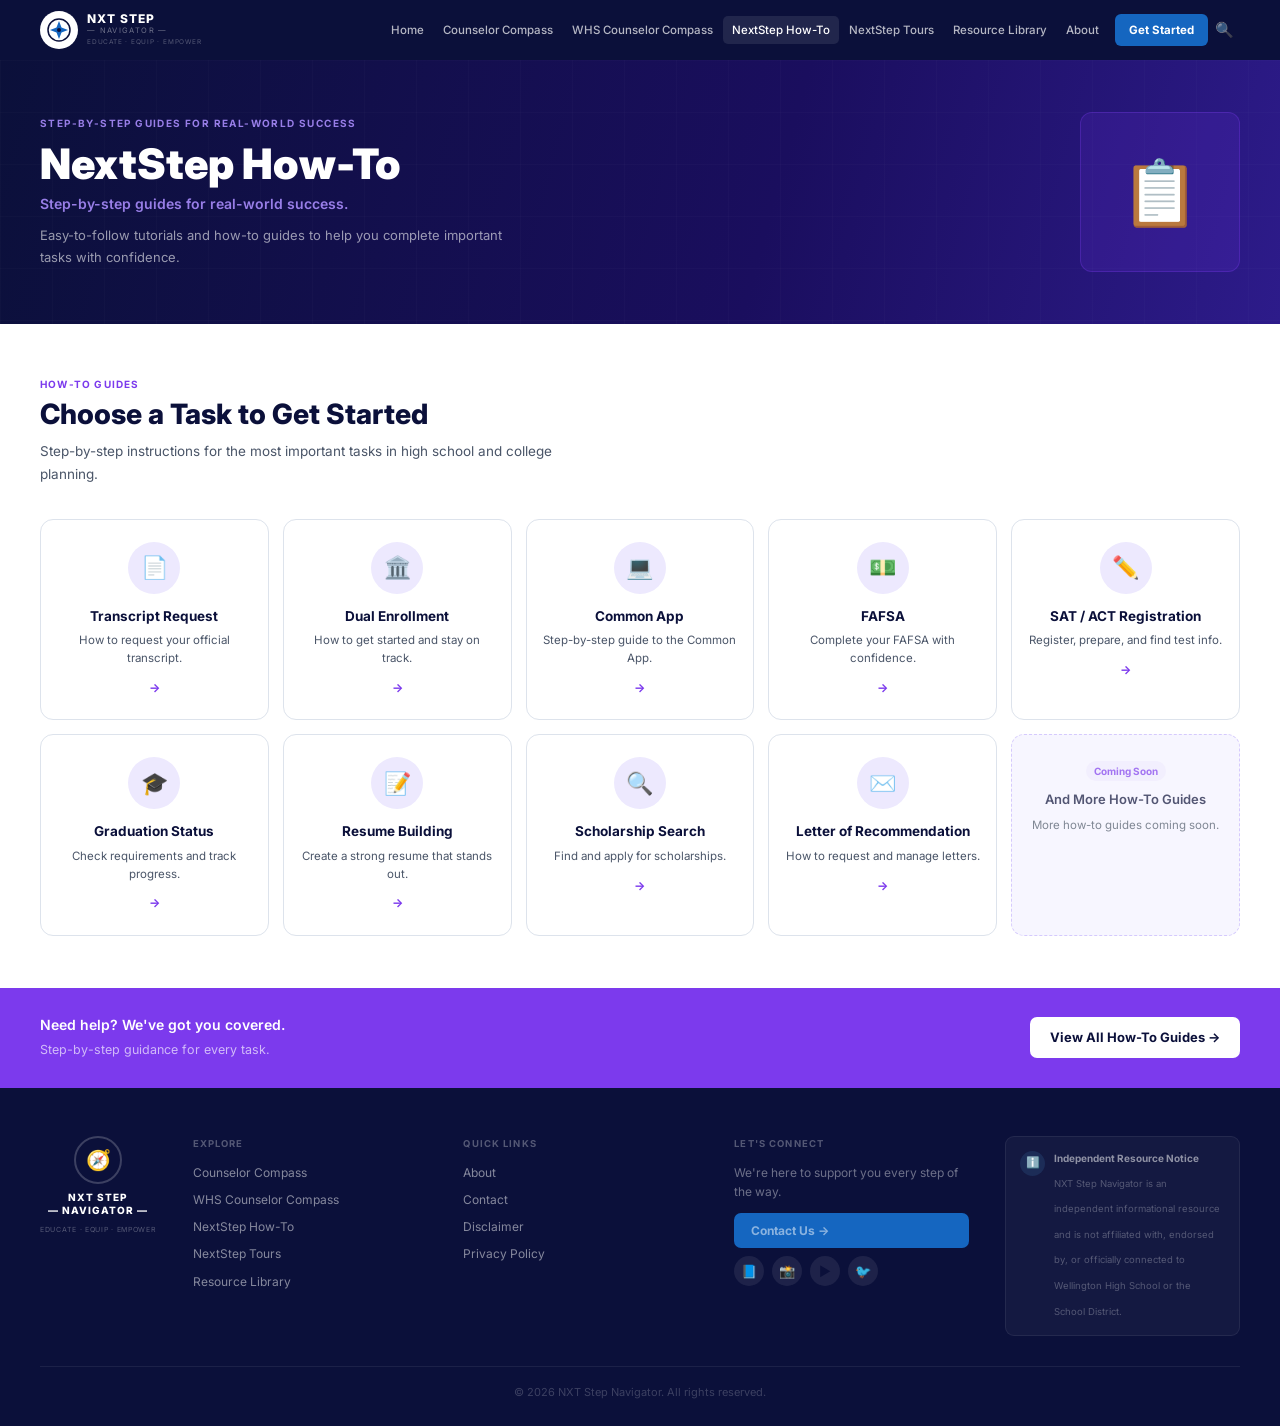
<file: nextstep-how-to/index.html>
<!DOCTYPE html><html lang="en"><head><meta charset="UTF-8"><meta name="viewport" content="width=device-width,initial-scale=1.0">
<title>NextStep How-To — NXT Step Navigator</title>
<link href="https://fonts.googleapis.com/css2?family=Inter:wght@300;400;500;600;700;800;900&display=swap" rel="stylesheet">
<style>
:root{--navy:#0B103A;--blue:#1566C0;--blue-mid:#1254A4;--light-blue:#4DA3E6;--cream:#F4F7FB;--white:#fff;--text:#0B103A;--text-mid:#4A5568;--text-light:#718096;--border:#DDE3EC;--purple:#7C3AED;}
*,*::before,*::after{box-sizing:border-box;margin:0;padding:0;}html{scroll-behavior:smooth;}body{font-family:'Inter',sans-serif;background:var(--cream);color:var(--text);line-height:1.6;}a{text-decoration:none;color:inherit;}
.nav{background:var(--navy);height:60px;display:flex;align-items:center;padding:0 40px;position:sticky;top:0;z-index:200;gap:4px;}
.nav-brand{display:flex;align-items:center;gap:9px;margin-right:auto;}
.nav-logo{width:38px;height:38px;border-radius:50%;background:#fff;display:flex;align-items:center;justify-content:center;flex-shrink:0;}
.nav-logo svg{width:24px;height:24px;}
.nav-brand-text .top{font-size:12px;font-weight:800;color:#fff;letter-spacing:.08em;line-height:1.1;}
.nav-brand-text .bot{font-size:7.5px;color:rgba(255,255,255,0.4);letter-spacing:.18em;text-transform:uppercase;}
.nav-brand-text .tag{font-size:6.5px;color:rgba(255,255,255,0.3);letter-spacing:.12em;text-transform:uppercase;}
.nl{display:flex;align-items:center;gap:1px;}
.nl a{color:rgba(255,255,255,0.7);font-size:11.5px;font-weight:500;padding:5px 9px;border-radius:5px;transition:all .15s;white-space:nowrap;}
.nl a:hover,.nl a.active{color:#fff;background:rgba(255,255,255,0.09);}
.nav-cta{background:var(--blue)!important;color:#fff!important;font-weight:700!important;border-radius:6px!important;padding:7px 14px!important;margin-left:6px;}
.nav-search{background:none;border:none;color:rgba(255,255,255,0.6);cursor:pointer;padding:6px;font-size:15px;}
.page-hero{background:linear-gradient(105deg,var(--navy) 0%,#1a0e5e 60%,#2d1b8a 100%);padding:52px 40px;display:grid;grid-template-columns:1fr auto;align-items:center;gap:28px;overflow:hidden;position:relative;}
.page-hero-bg{position:absolute;inset:0;background-image:linear-gradient(rgba(255,255,255,0.015) 1px,transparent 1px),linear-gradient(90deg,rgba(255,255,255,0.015) 1px,transparent 1px);background-size:52px 52px;}
.hero-content{position:relative;z-index:2;max-width:600px;}
.hero-eyebrow{font-size:10px;font-weight:700;letter-spacing:.14em;text-transform:uppercase;color:rgba(167,139,250,0.9);margin-bottom:10px;}
.hero-title{font-size:clamp(26px,3.5vw,42px);font-weight:900;color:#fff;line-height:1.1;margin-bottom:6px;}
.hero-sub{font-size:14px;font-weight:600;color:rgba(167,139,250,0.9);margin-bottom:8px;}
.hero-desc{font-size:13px;color:rgba(255,255,255,0.58);max-width:480px;line-height:1.75;}
.hero-img{position:relative;z-index:2;width:160px;height:160px;border-radius:12px;background:rgba(124,58,237,0.15);border:1.5px solid rgba(124,58,237,0.3);display:flex;align-items:center;justify-content:center;flex-shrink:0;font-size:64px;}
.section{padding:52px 40px;}
.section-alt{background:#fff;}
.s-label{font-size:10px;font-weight:700;letter-spacing:.12em;text-transform:uppercase;color:var(--purple);margin-bottom:6px;}
.s-title{font-size:clamp(20px,2.5vw,28px);font-weight:800;color:var(--navy);margin-bottom:8px;line-height:1.2;}
.s-sub{font-size:13.5px;color:var(--text-mid);max-width:560px;line-height:1.75;margin-bottom:32px;}
.how-to-grid{display:grid;grid-template-columns:repeat(auto-fill,minmax(200px,1fr));gap:14px;}
.ht-card{background:#fff;border:1.5px solid var(--border);border-radius:13px;padding:22px 16px;text-align:center;transition:all .2s;display:block;position:relative;overflow:hidden;}
.ht-card::before{content:'';position:absolute;top:0;left:0;right:0;height:3px;background:var(--purple);transform:scaleX(0);transform-origin:left;transition:transform .2s;}
.ht-card:hover{box-shadow:0 8px 28px rgba(11,16,58,0.12);transform:translateY(-3px);border-color:transparent;}
.ht-card:hover::before{transform:scaleX(1);}
.ht-icon{width:52px;height:52px;border-radius:50%;background:#EDE9FE;display:flex;align-items:center;justify-content:center;margin:0 auto 12px;font-size:22px;}
.ht-card h4{font-size:13.5px;font-weight:700;color:var(--navy);margin-bottom:5px;}
.ht-card p{font-size:11.5px;color:var(--text-mid);line-height:1.55;margin-bottom:10px;}
.ht-arrow{font-size:12px;color:var(--purple);font-weight:700;}
.soon{background:#F5F3FF;border:1.5px dashed #C4B5FD;border-radius:13px;padding:22px 16px;text-align:center;opacity:0.7;}
.soon-badge{display:inline-block;background:#EDE9FE;color:var(--purple);font-size:10px;font-weight:700;padding:2px 8px;border-radius:20px;margin-bottom:8px;}
.soon h4{font-size:13px;font-weight:600;color:var(--navy);}
.cta-strip{background:var(--purple);padding:26px 40px;display:flex;align-items:center;justify-content:space-between;gap:16px;flex-wrap:wrap;}
.cta-strip p{font-size:14px;font-weight:600;color:#fff;}
.cta-strip span{font-size:12.5px;color:rgba(255,255,255,0.65);}
.btn-w{background:#fff;color:var(--navy);font-size:13px;font-weight:700;padding:10px 20px;border-radius:7px;border:none;cursor:pointer;}
.footer{background:var(--navy);padding:48px 40px 24px;}
.footer-top{display:grid;grid-template-columns:auto 1fr 1fr 1fr 1fr;gap:36px;margin-bottom:30px;align-items:start;}
.footer-logo-block{display:flex;flex-direction:column;align-items:center;gap:7px;}
.footer-logo-circle{width:48px;height:48px;border-radius:50%;border:2px solid rgba(255,255,255,0.2);display:flex;align-items:center;justify-content:center;font-size:20px;}
.footer-logo-name{font-size:10px;font-weight:800;color:#fff;letter-spacing:.1em;text-align:center;line-height:1.3;}
.footer-logo-tag{font-size:7px;color:rgba(255,255,255,0.3);letter-spacing:.1em;text-transform:uppercase;text-align:center;}
.footer-col h5{font-size:9.5px;font-weight:700;letter-spacing:.12em;text-transform:uppercase;color:rgba(255,255,255,0.3);margin-bottom:12px;}
.footer-col a{display:block;font-size:12px;color:rgba(255,255,255,0.5);margin-bottom:8px;transition:color .15s;}
.footer-col a:hover{color:#fff;}
.footer-connect p{font-size:12px;color:rgba(255,255,255,0.4);margin-bottom:12px;line-height:1.6;}
.btn-cf{background:var(--blue);color:#fff;font-size:12px;font-weight:700;padding:8px 17px;border-radius:7px;border:none;cursor:pointer;display:inline-flex;align-items:center;gap:5px;margin-bottom:13px;}
.social-row{display:flex;gap:8px;}
.si{width:30px;height:30px;border-radius:50%;background:rgba(255,255,255,0.08);display:flex;align-items:center;justify-content:center;font-size:13px;cursor:pointer;}
.footer-notice{background:rgba(255,255,255,0.04);border:1px solid rgba(255,255,255,0.07);border-radius:9px;padding:13px 14px;display:flex;gap:9px;align-items:flex-start;}
.fn-icon{width:25px;height:25px;border-radius:50%;background:rgba(77,163,230,0.14);display:flex;align-items:center;justify-content:center;font-size:11px;flex-shrink:0;margin-top:1px;}
.fn-text p{font-size:10px;font-weight:700;color:rgba(255,255,255,0.52);margin-bottom:3px;}
.fn-text span{font-size:9.5px;color:rgba(255,255,255,0.28);line-height:1.6;}
.footer-divider{height:1px;background:rgba(255,255,255,0.07);margin:0 0 17px;}
.footer-bottom{text-align:center;}
.footer-bottom p{font-size:11px;color:rgba(255,255,255,0.2);}
@media(max-width:960px){.page-hero{grid-template-columns:1fr;}.hero-img{display:none;}.footer-top{grid-template-columns:1fr 1fr 1fr;}}
@media(max-width:640px){.nav,.section,.page-hero,.cta-strip,.footer{padding-left:20px;padding-right:20px;}.how-to-grid{grid-template-columns:1fr 1fr;}.footer-top{grid-template-columns:1fr;}}
</style></head><body>

<nav class="nav">
  <div class="nav-brand"><div class="nav-logo"><svg viewBox="0 0 24 24" fill="none"><circle cx="12" cy="12" r="11" stroke="#0B103A" stroke-width="1.5"/><polygon points="12,3 14.5,9.5 21,12 14.5,14.5 12,21 9.5,14.5 3,12 9.5,9.5" fill="#1566C0"/><circle cx="12" cy="12" r="2" fill="#0B103A"/></svg></div><div class="nav-brand-text"><div class="top">NXT STEP</div><div class="bot">— NAVIGATOR —</div><div class="tag">EDUCATE · EQUIP · EMPOWER</div></div></div>
  <div class="nl"><a href="../index.html">Home</a><a href="../counselor-compass/index.html">Counselor Compass</a><a href="../whs-counselor-compass/index.html">WHS Counselor Compass</a><a href="index.html" class="active">NextStep How-To</a><a href="../nextstep-tours/index.html">NextStep Tours</a><a href="../resource-library/index.html">Resource Library</a><a href="../about.html">About</a><a href="../whs-counselor-compass/index.html" class="nav-cta">Get Started</a><button class="nav-search">🔍</button></div>
</nav>

<section class="page-hero">
  <div class="page-hero-bg"></div>
  <div class="hero-content">
    <div class="hero-eyebrow">Step-by-Step Guides for Real-World Success</div>
    <h1 class="hero-title">NextStep How-To</h1>
    <p class="hero-sub">Step-by-step guides for real-world success.</p>
    <p class="hero-desc">Easy-to-follow tutorials and how-to guides to help you complete important tasks with confidence.</p>
  </div>
  <div class="hero-img">📋</div>
</section>

<section class="section section-alt">
  <div class="s-label">How-To Guides</div>
  <h2 class="s-title">Choose a Task to Get Started</h2>
  <p class="s-sub">Step-by-step instructions for the most important tasks in high school and college planning.</p>
  <div class="how-to-grid">
    <a href="transcript-request.html" class="ht-card"><div class="ht-icon">📄</div><h4>Transcript Request</h4><p>How to request your official transcript.</p><div class="ht-arrow">→</div></a>
    <a href="dual-enrollment.html" class="ht-card"><div class="ht-icon">🏛️</div><h4>Dual Enrollment</h4><p>How to get started and stay on track.</p><div class="ht-arrow">→</div></a>
    <a href="common-app.html" class="ht-card"><div class="ht-icon">💻</div><h4>Common App</h4><p>Step-by-step guide to the Common App.</p><div class="ht-arrow">→</div></a>
    <a href="fafsa.html" class="ht-card"><div class="ht-icon">💵</div><h4>FAFSA</h4><p>Complete your FAFSA with confidence.</p><div class="ht-arrow">→</div></a>
    <a href="sat-act-registration.html" class="ht-card"><div class="ht-icon">✏️</div><h4>SAT / ACT Registration</h4><p>Register, prepare, and find test info.</p><div class="ht-arrow">→</div></a>
    <a href="graduation-status.html" class="ht-card"><div class="ht-icon">🎓</div><h4>Graduation Status</h4><p>Check requirements and track progress.</p><div class="ht-arrow">→</div></a>
    <a href="resume-building.html" class="ht-card"><div class="ht-icon">📝</div><h4>Resume Building</h4><p>Create a strong resume that stands out.</p><div class="ht-arrow">→</div></a>
    <a href="scholarship-search.html" class="ht-card"><div class="ht-icon">🔍</div><h4>Scholarship Search</h4><p>Find and apply for scholarships.</p><div class="ht-arrow">→</div></a>
    <a href="letter-of-recommendation.html" class="ht-card"><div class="ht-icon">✉️</div><h4>Letter of Recommendation</h4><p>How to request and manage letters.</p><div class="ht-arrow">→</div></a>
    <div class="soon"><div class="soon-badge">Coming Soon</div><h4>And More How-To Guides</h4><p style="font-size:11.5px;color:var(--text-mid);margin-top:6px;">More how-to guides coming soon.</p></div>
  </div>
</section>

<div class="cta-strip">
  <div><p>Need help? We've got you covered.</p><span>Step-by-step guidance for every task.</span></div>
  <a href="index.html" class="btn-w">View All How-To Guides →</a>
</div>

<footer class="footer">
  <div class="footer-top">
    <div class="footer-logo-block"><div class="footer-logo-circle">🧭</div><div class="footer-logo-name">NXT STEP<br>— NAVIGATOR —</div><div class="footer-logo-tag">EDUCATE · EQUIP · EMPOWER</div></div>
    <div class="footer-col"><h5>Explore</h5><a href="../counselor-compass/index.html">Counselor Compass</a><a href="../whs-counselor-compass/index.html">WHS Counselor Compass</a><a href="index.html">NextStep How-To</a><a href="../nextstep-tours/index.html">NextStep Tours</a><a href="../resource-library/index.html">Resource Library</a></div>
    <div class="footer-col"><h5>Quick Links</h5><a href="../about.html">About</a><a href="../contact.html">Contact</a><a href="../disclaimer.html">Disclaimer</a><a href="../privacy.html">Privacy Policy</a></div>
    <div class="footer-col footer-connect"><h5>Let's Connect</h5><p>We're here to support you every step of the way.</p><a href="../contact.html" class="btn-cf">Contact Us →</a><div class="social-row"><div class="si">📘</div><div class="si">📸</div><div class="si">▶️</div><div class="si">🐦</div></div></div>
    <div class="footer-notice"><div class="fn-icon">ℹ️</div><div class="fn-text"><p>Independent Resource Notice</p><span>NXT Step Navigator is an independent informational resource and is not affiliated with, endorsed by, or officially connected to Wellington High School or the School District.</span></div></div>
  </div>
  <div class="footer-divider"></div>
  <div class="footer-bottom"><p>© 2026 NXT Step Navigator. All rights reserved.</p></div>
</footer>
</body></html>
</file>
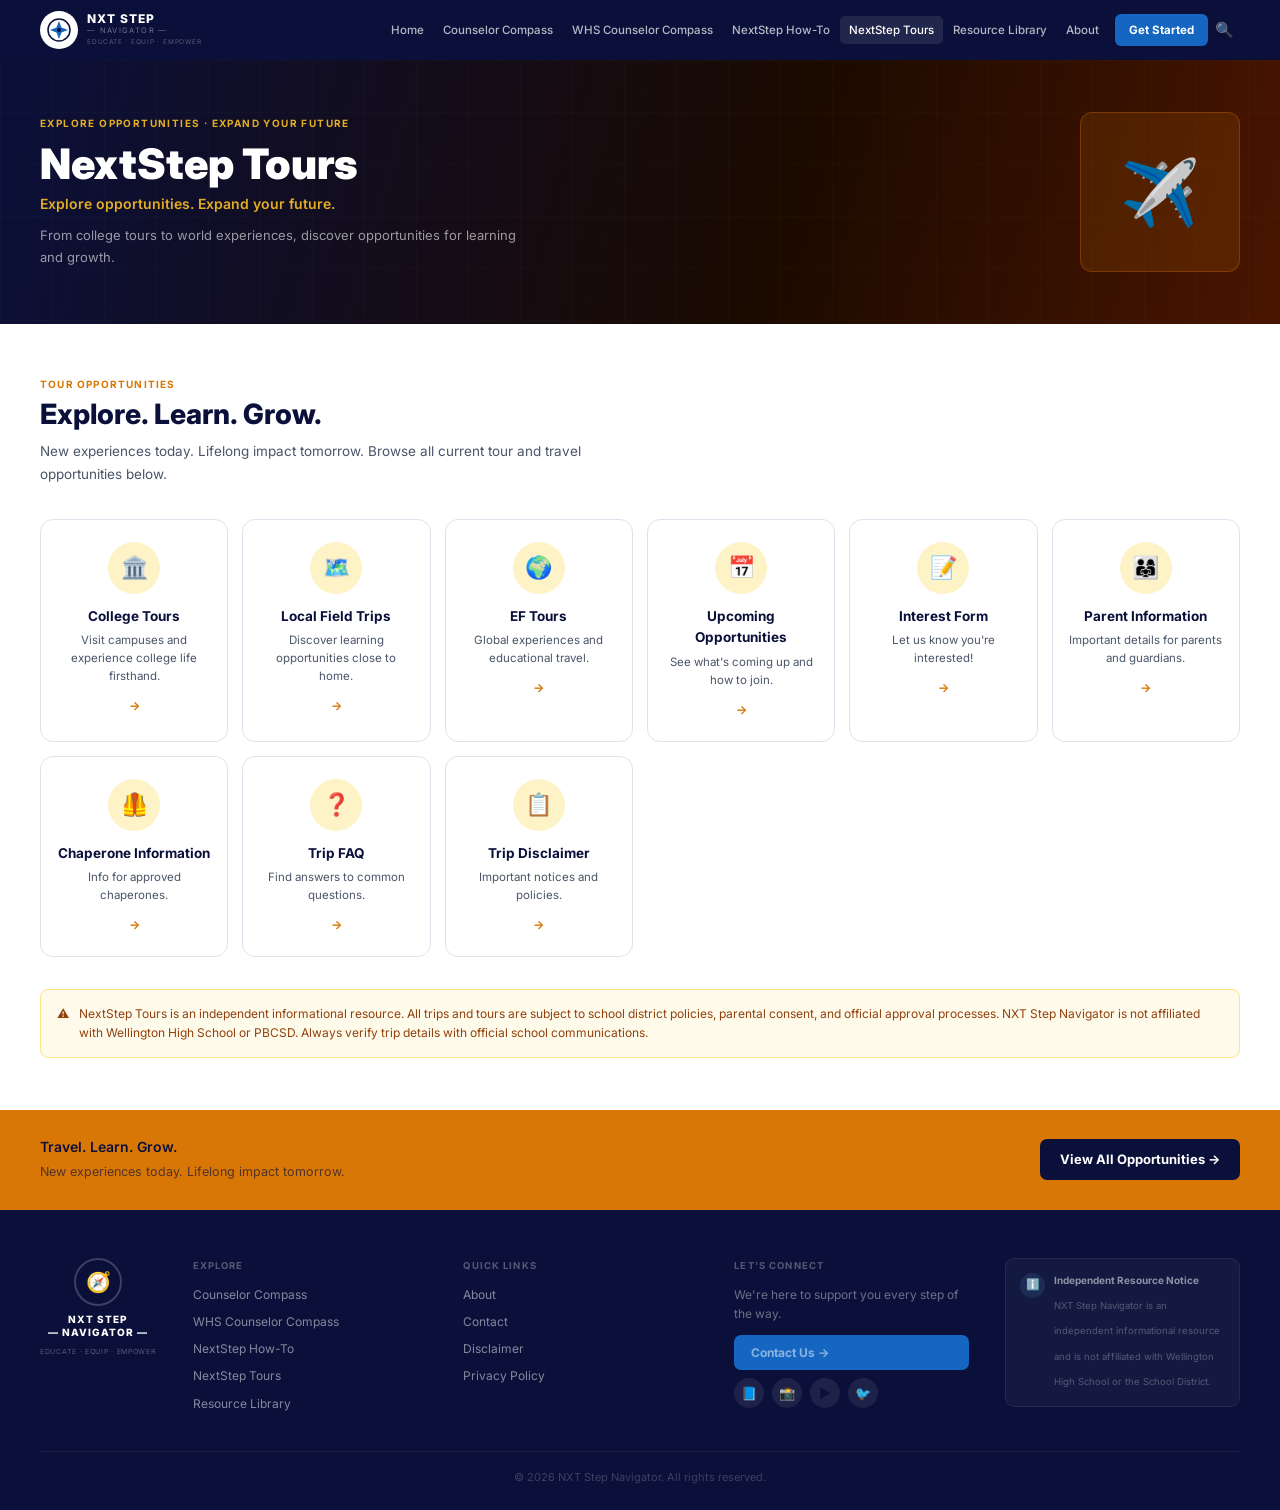
<file: nextstep-tours/index.html>
<!DOCTYPE html><html lang="en"><head><meta charset="UTF-8"><meta name="viewport" content="width=device-width,initial-scale=1.0">
<title>NextStep Tours — NXT Step Navigator</title>
<link href="https://fonts.googleapis.com/css2?family=Inter:wght@300;400;500;600;700;800;900&display=swap" rel="stylesheet">
<style>
:root{--navy:#0B103A;--blue:#1566C0;--blue-mid:#1254A4;--light-blue:#4DA3E6;--cream:#F4F7FB;--white:#fff;--text:#0B103A;--text-mid:#4A5568;--text-light:#718096;--border:#DDE3EC;--gold:#D97706;}
*,*::before,*::after{box-sizing:border-box;margin:0;padding:0;}html{scroll-behavior:smooth;}body{font-family:'Inter',sans-serif;background:var(--cream);color:var(--text);line-height:1.6;}a{text-decoration:none;color:inherit;}
.nav{background:var(--navy);height:60px;display:flex;align-items:center;padding:0 40px;position:sticky;top:0;z-index:200;gap:4px;}
.nav-brand{display:flex;align-items:center;gap:9px;margin-right:auto;}
.nav-logo{width:38px;height:38px;border-radius:50%;background:#fff;display:flex;align-items:center;justify-content:center;flex-shrink:0;}
.nav-logo svg{width:24px;height:24px;}
.nav-brand-text .top{font-size:12px;font-weight:800;color:#fff;letter-spacing:.08em;line-height:1.1;}
.nav-brand-text .bot{font-size:7.5px;color:rgba(255,255,255,0.4);letter-spacing:.18em;text-transform:uppercase;}
.nav-brand-text .tag{font-size:6.5px;color:rgba(255,255,255,0.3);letter-spacing:.12em;text-transform:uppercase;}
.nl{display:flex;align-items:center;gap:1px;}
.nl a{color:rgba(255,255,255,0.7);font-size:11.5px;font-weight:500;padding:5px 9px;border-radius:5px;transition:all .15s;white-space:nowrap;}
.nl a:hover,.nl a.active{color:#fff;background:rgba(255,255,255,0.09);}
.nav-cta{background:var(--blue)!important;color:#fff!important;font-weight:700!important;border-radius:6px!important;padding:7px 14px!important;margin-left:6px;}
.nav-search{background:none;border:none;color:rgba(255,255,255,0.6);cursor:pointer;padding:6px;font-size:15px;}
.page-hero{background:linear-gradient(105deg,var(--navy) 0%,#1a0a00 60%,#4a1500 100%);padding:52px 40px;display:grid;grid-template-columns:1fr auto;align-items:center;gap:28px;overflow:hidden;position:relative;}
.page-hero-bg{position:absolute;inset:0;background-image:linear-gradient(rgba(255,255,255,0.015) 1px,transparent 1px),linear-gradient(90deg,rgba(255,255,255,0.015) 1px,transparent 1px);background-size:52px 52px;}
.hero-content{position:relative;z-index:2;max-width:600px;}
.hero-eyebrow{font-size:10px;font-weight:700;letter-spacing:.14em;text-transform:uppercase;color:rgba(251,191,36,0.9);margin-bottom:10px;}
.hero-title{font-size:clamp(26px,3.5vw,42px);font-weight:900;color:#fff;line-height:1.1;margin-bottom:6px;}
.hero-sub{font-size:14px;font-weight:600;color:rgba(251,191,36,0.9);margin-bottom:8px;}
.hero-desc{font-size:13px;color:rgba(255,255,255,0.58);max-width:480px;line-height:1.75;}
.hero-img{position:relative;z-index:2;width:160px;height:160px;border-radius:12px;background:rgba(217,119,6,0.15);border:1.5px solid rgba(217,119,6,0.3);display:flex;align-items:center;justify-content:center;flex-shrink:0;font-size:64px;}
.section{padding:52px 40px;}
.section-alt{background:#fff;}
.s-label{font-size:10px;font-weight:700;letter-spacing:.12em;text-transform:uppercase;color:var(--gold);margin-bottom:6px;}
.s-title{font-size:clamp(20px,2.5vw,28px);font-weight:800;color:var(--navy);margin-bottom:8px;line-height:1.2;}
.s-sub{font-size:13.5px;color:var(--text-mid);max-width:560px;line-height:1.75;margin-bottom:32px;}
.tours-grid{display:grid;grid-template-columns:repeat(auto-fill,minmax(185px,1fr));gap:14px;}
.tour-card{background:#fff;border:1.5px solid var(--border);border-radius:13px;padding:22px 16px;text-align:center;transition:all .2s;display:block;position:relative;overflow:hidden;}
.tour-card::before{content:'';position:absolute;top:0;left:0;right:0;height:3px;background:var(--gold);transform:scaleX(0);transform-origin:left;transition:transform .2s;}
.tour-card:hover{box-shadow:0 8px 28px rgba(11,16,58,0.12);transform:translateY(-3px);border-color:transparent;}
.tour-card:hover::before{transform:scaleX(1);}
.tour-icon{width:52px;height:52px;border-radius:50%;background:#FEF3C7;display:flex;align-items:center;justify-content:center;margin:0 auto 12px;font-size:22px;}
.tour-card h4{font-size:13.5px;font-weight:700;color:var(--navy);margin-bottom:5px;}
.tour-card p{font-size:11.5px;color:var(--text-mid);line-height:1.55;margin-bottom:10px;}
.tour-arrow{font-size:12px;color:var(--gold);font-weight:700;}
.disc-box{background:#FFFBEB;border:1px solid #FDE68A;border-radius:8px;padding:14px 16px;display:flex;gap:10px;font-size:12px;color:#92400E;line-height:1.6;margin-top:32px;}
.cta-strip{background:var(--gold);padding:26px 40px;display:flex;align-items:center;justify-content:space-between;gap:16px;flex-wrap:wrap;}
.cta-strip p{font-size:14px;font-weight:600;color:var(--navy);}
.cta-strip span{font-size:12.5px;color:rgba(11,16,58,0.65);}
.btn-navy{background:var(--navy);color:#fff;font-size:13px;font-weight:700;padding:10px 20px;border-radius:7px;border:none;cursor:pointer;}
.footer{background:var(--navy);padding:48px 40px 24px;}
.footer-top{display:grid;grid-template-columns:auto 1fr 1fr 1fr 1fr;gap:36px;margin-bottom:30px;align-items:start;}
.footer-logo-block{display:flex;flex-direction:column;align-items:center;gap:7px;}
.footer-logo-circle{width:48px;height:48px;border-radius:50%;border:2px solid rgba(255,255,255,0.2);display:flex;align-items:center;justify-content:center;font-size:20px;}
.footer-logo-name{font-size:10px;font-weight:800;color:#fff;letter-spacing:.1em;text-align:center;line-height:1.3;}
.footer-logo-tag{font-size:7px;color:rgba(255,255,255,0.3);letter-spacing:.1em;text-transform:uppercase;text-align:center;}
.footer-col h5{font-size:9.5px;font-weight:700;letter-spacing:.12em;text-transform:uppercase;color:rgba(255,255,255,0.3);margin-bottom:12px;}
.footer-col a{display:block;font-size:12px;color:rgba(255,255,255,0.5);margin-bottom:8px;transition:color .15s;}
.footer-col a:hover{color:#fff;}
.footer-connect p{font-size:12px;color:rgba(255,255,255,0.4);margin-bottom:12px;line-height:1.6;}
.btn-cf{background:var(--blue);color:#fff;font-size:12px;font-weight:700;padding:8px 17px;border-radius:7px;border:none;cursor:pointer;display:inline-flex;align-items:center;gap:5px;margin-bottom:13px;}
.social-row{display:flex;gap:8px;}
.si{width:30px;height:30px;border-radius:50%;background:rgba(255,255,255,0.08);display:flex;align-items:center;justify-content:center;font-size:13px;cursor:pointer;}
.footer-notice{background:rgba(255,255,255,0.04);border:1px solid rgba(255,255,255,0.07);border-radius:9px;padding:13px 14px;display:flex;gap:9px;align-items:flex-start;}
.fn-icon{width:25px;height:25px;border-radius:50%;background:rgba(77,163,230,0.14);display:flex;align-items:center;justify-content:center;font-size:11px;flex-shrink:0;margin-top:1px;}
.fn-text p{font-size:10px;font-weight:700;color:rgba(255,255,255,0.52);margin-bottom:3px;}
.fn-text span{font-size:9.5px;color:rgba(255,255,255,0.28);line-height:1.6;}
.footer-divider{height:1px;background:rgba(255,255,255,0.07);margin:0 0 17px;}
.footer-bottom{text-align:center;}
.footer-bottom p{font-size:11px;color:rgba(255,255,255,0.2);}
@media(max-width:960px){.page-hero{grid-template-columns:1fr;}.hero-img{display:none;}.footer-top{grid-template-columns:1fr 1fr 1fr;}}
@media(max-width:640px){.nav,.section,.page-hero,.cta-strip,.footer{padding-left:20px;padding-right:20px;}.tours-grid{grid-template-columns:1fr 1fr;}.footer-top{grid-template-columns:1fr;}}
</style></head><body>

<nav class="nav">
  <div class="nav-brand"><div class="nav-logo"><svg viewBox="0 0 24 24" fill="none"><circle cx="12" cy="12" r="11" stroke="#0B103A" stroke-width="1.5"/><polygon points="12,3 14.5,9.5 21,12 14.5,14.5 12,21 9.5,14.5 3,12 9.5,9.5" fill="#1566C0"/><circle cx="12" cy="12" r="2" fill="#0B103A"/></svg></div><div class="nav-brand-text"><div class="top">NXT STEP</div><div class="bot">— NAVIGATOR —</div><div class="tag">EDUCATE · EQUIP · EMPOWER</div></div></div>
  <div class="nl"><a href="../index.html">Home</a><a href="../counselor-compass/index.html">Counselor Compass</a><a href="../whs-counselor-compass/index.html">WHS Counselor Compass</a><a href="../nextstep-how-to/index.html">NextStep How-To</a><a href="index.html" class="active">NextStep Tours</a><a href="../resource-library/index.html">Resource Library</a><a href="../about.html">About</a><a href="../whs-counselor-compass/index.html" class="nav-cta">Get Started</a><button class="nav-search">🔍</button></div>
</nav>

<section class="page-hero">
  <div class="page-hero-bg"></div>
  <div class="hero-content">
    <div class="hero-eyebrow">Explore Opportunities · Expand Your Future</div>
    <h1 class="hero-title">NextStep Tours</h1>
    <p class="hero-sub">Explore opportunities. Expand your future.</p>
    <p class="hero-desc">From college tours to world experiences, discover opportunities for learning and growth.</p>
  </div>
  <div class="hero-img">✈️</div>
</section>

<section class="section section-alt">
  <div class="s-label">Tour Opportunities</div>
  <h2 class="s-title">Explore. Learn. Grow.</h2>
  <p class="s-sub">New experiences today. Lifelong impact tomorrow. Browse all current tour and travel opportunities below.</p>
  <div class="tours-grid">
    <a href="college-tours.html" class="tour-card"><div class="tour-icon">🏛️</div><h4>College Tours</h4><p>Visit campuses and experience college life firsthand.</p><div class="tour-arrow">→</div></a>
    <a href="local-field-trips.html" class="tour-card"><div class="tour-icon">🗺️</div><h4>Local Field Trips</h4><p>Discover learning opportunities close to home.</p><div class="tour-arrow">→</div></a>
    <a href="ef-tours.html" class="tour-card"><div class="tour-icon">🌍</div><h4>EF Tours</h4><p>Global experiences and educational travel.</p><div class="tour-arrow">→</div></a>
    <a href="upcoming-opportunities.html" class="tour-card"><div class="tour-icon">📅</div><h4>Upcoming Opportunities</h4><p>See what's coming up and how to join.</p><div class="tour-arrow">→</div></a>
    <a href="interest-form.html" class="tour-card"><div class="tour-icon">📝</div><h4>Interest Form</h4><p>Let us know you're interested!</p><div class="tour-arrow">→</div></a>
    <a href="parent-information.html" class="tour-card"><div class="tour-icon">👨‍👩‍👧</div><h4>Parent Information</h4><p>Important details for parents and guardians.</p><div class="tour-arrow">→</div></a>
    <a href="chaperone-information.html" class="tour-card"><div class="tour-icon">🦺</div><h4>Chaperone Information</h4><p>Info for approved chaperones.</p><div class="tour-arrow">→</div></a>
    <a href="trip-faq.html" class="tour-card"><div class="tour-icon">❓</div><h4>Trip FAQ</h4><p>Find answers to common questions.</p><div class="tour-arrow">→</div></a>
    <a href="trip-disclaimer.html" class="tour-card"><div class="tour-icon">📋</div><h4>Trip Disclaimer</h4><p>Important notices and policies.</p><div class="tour-arrow">→</div></a>
  </div>
  <div class="disc-box">
    <span>⚠️</span>
    <p>NextStep Tours is an independent informational resource. All trips and tours are subject to school district policies, parental consent, and official approval processes. NXT Step Navigator is not affiliated with Wellington High School or PBCSD. Always verify trip details with official school communications.</p>
  </div>
</section>

<div class="cta-strip">
  <div><p>Travel. Learn. Grow.</p><span>New experiences today. Lifelong impact tomorrow.</span></div>
  <a href="upcoming-opportunities.html" class="btn-navy">View All Opportunities →</a>
</div>

<footer class="footer">
  <div class="footer-top">
    <div class="footer-logo-block"><div class="footer-logo-circle">🧭</div><div class="footer-logo-name">NXT STEP<br>— NAVIGATOR —</div><div class="footer-logo-tag">EDUCATE · EQUIP · EMPOWER</div></div>
    <div class="footer-col"><h5>Explore</h5><a href="../counselor-compass/index.html">Counselor Compass</a><a href="../whs-counselor-compass/index.html">WHS Counselor Compass</a><a href="../nextstep-how-to/index.html">NextStep How-To</a><a href="index.html">NextStep Tours</a><a href="../resource-library/index.html">Resource Library</a></div>
    <div class="footer-col"><h5>Quick Links</h5><a href="../about.html">About</a><a href="../contact.html">Contact</a><a href="../disclaimer.html">Disclaimer</a><a href="../privacy.html">Privacy Policy</a></div>
    <div class="footer-col footer-connect"><h5>Let's Connect</h5><p>We're here to support you every step of the way.</p><a href="../contact.html" class="btn-cf">Contact Us →</a><div class="social-row"><div class="si">📘</div><div class="si">📸</div><div class="si">▶️</div><div class="si">🐦</div></div></div>
    <div class="footer-notice"><div class="fn-icon">ℹ️</div><div class="fn-text"><p>Independent Resource Notice</p><span>NXT Step Navigator is an independent informational resource and is not affiliated with Wellington High School or the School District.</span></div></div>
  </div>
  <div class="footer-divider"></div>
  <div class="footer-bottom"><p>© 2026 NXT Step Navigator. All rights reserved.</p></div>
</footer>
</body></html>
</file>
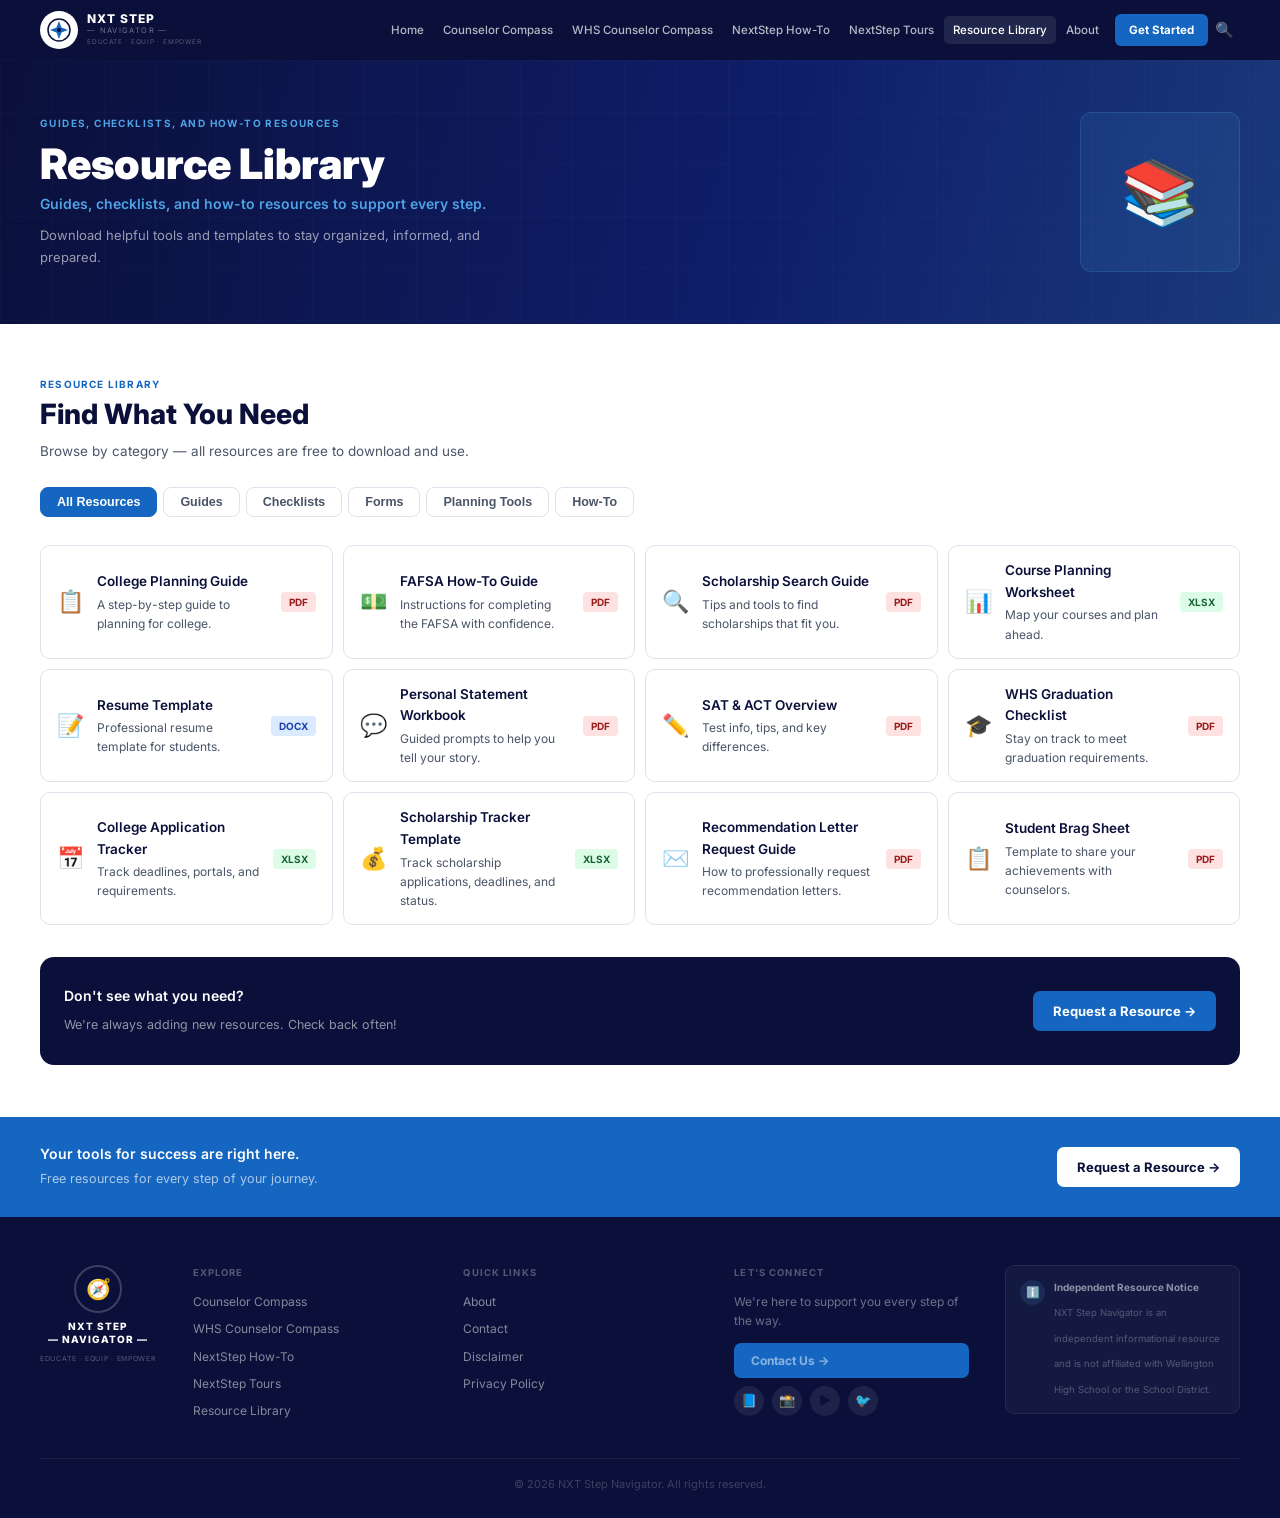
<file: resource-library/index.html>
<!DOCTYPE html><html lang="en"><head><meta charset="UTF-8"><meta name="viewport" content="width=device-width,initial-scale=1.0">
<title>Resource Library — NXT Step Navigator</title>
<link href="https://fonts.googleapis.com/css2?family=Inter:wght@300;400;500;600;700;800;900&display=swap" rel="stylesheet">
<style>
:root{--navy:#0B103A;--blue:#1566C0;--blue-mid:#1254A4;--light-blue:#4DA3E6;--cream:#F4F7FB;--white:#fff;--text:#0B103A;--text-mid:#4A5568;--text-light:#718096;--border:#DDE3EC;}
*,*::before,*::after{box-sizing:border-box;margin:0;padding:0;}html{scroll-behavior:smooth;}body{font-family:'Inter',sans-serif;background:var(--cream);color:var(--text);line-height:1.6;}a{text-decoration:none;color:inherit;}
.nav{background:var(--navy);height:60px;display:flex;align-items:center;padding:0 40px;position:sticky;top:0;z-index:200;gap:4px;}
.nav-brand{display:flex;align-items:center;gap:9px;margin-right:auto;}
.nav-logo{width:38px;height:38px;border-radius:50%;background:#fff;display:flex;align-items:center;justify-content:center;flex-shrink:0;}
.nav-logo svg{width:24px;height:24px;}
.nav-brand-text .top{font-size:12px;font-weight:800;color:#fff;letter-spacing:.08em;line-height:1.1;}
.nav-brand-text .bot{font-size:7.5px;color:rgba(255,255,255,0.4);letter-spacing:.18em;text-transform:uppercase;}
.nav-brand-text .tag{font-size:6.5px;color:rgba(255,255,255,0.3);letter-spacing:.12em;text-transform:uppercase;}
.nl{display:flex;align-items:center;gap:1px;}
.nl a{color:rgba(255,255,255,0.7);font-size:11.5px;font-weight:500;padding:5px 9px;border-radius:5px;transition:all .15s;white-space:nowrap;}
.nl a:hover,.nl a.active{color:#fff;background:rgba(255,255,255,0.09);}
.nav-cta{background:var(--blue)!important;color:#fff!important;font-weight:700!important;border-radius:6px!important;padding:7px 14px!important;margin-left:6px;}
.nav-search{background:none;border:none;color:rgba(255,255,255,0.6);cursor:pointer;padding:6px;font-size:15px;}
.page-hero{background:linear-gradient(105deg,var(--navy) 0%,#0F1E6B 60%,#1A3A7A 100%);padding:52px 40px;display:grid;grid-template-columns:1fr auto;align-items:center;gap:28px;overflow:hidden;position:relative;}
.page-hero-bg{position:absolute;inset:0;background-image:linear-gradient(rgba(255,255,255,0.015) 1px,transparent 1px),linear-gradient(90deg,rgba(255,255,255,0.015) 1px,transparent 1px);background-size:52px 52px;}
.hero-content{position:relative;z-index:2;max-width:600px;}
.hero-eyebrow{font-size:10px;font-weight:700;letter-spacing:.14em;text-transform:uppercase;color:var(--light-blue);margin-bottom:10px;}
.hero-title{font-size:clamp(26px,3.5vw,42px);font-weight:900;color:#fff;line-height:1.1;margin-bottom:6px;}
.hero-sub{font-size:14px;font-weight:600;color:var(--light-blue);margin-bottom:8px;}
.hero-desc{font-size:13px;color:rgba(255,255,255,0.58);max-width:480px;line-height:1.75;}
.hero-img{position:relative;z-index:2;width:160px;height:160px;border-radius:12px;background:rgba(77,163,230,0.1);border:1.5px solid rgba(77,163,230,0.2);display:flex;align-items:center;justify-content:center;flex-shrink:0;font-size:64px;}
.section{padding:52px 40px;}
.section-alt{background:#fff;}
.s-label{font-size:10px;font-weight:700;letter-spacing:.12em;text-transform:uppercase;color:var(--blue);margin-bottom:6px;}
.s-title{font-size:clamp(20px,2.5vw,28px);font-weight:800;color:var(--navy);margin-bottom:8px;line-height:1.2;}
.s-sub{font-size:13.5px;color:var(--text-mid);max-width:560px;line-height:1.75;margin-bottom:24px;}
/* TAB BAR */
.tab-bar{display:flex;gap:6px;flex-wrap:wrap;margin-bottom:28px;}
.tab-btn{background:#fff;border:1.5px solid var(--border);color:var(--text-mid);font-size:12.5px;font-weight:600;padding:7px 16px;border-radius:8px;cursor:pointer;transition:all .15s;}
.tab-btn:hover,.tab-btn.active{background:var(--blue);color:#fff;border-color:var(--blue);}
/* RESOURCE LIST */
.resource-grid{display:grid;grid-template-columns:repeat(auto-fill,minmax(280px,1fr));gap:10px;}
.r-item{background:#fff;border:1.5px solid var(--border);border-radius:10px;padding:14px 16px;display:flex;align-items:center;gap:13px;transition:all .15s;}
.r-item:hover{border-color:var(--blue);box-shadow:0 4px 14px rgba(11,16,58,0.08);transform:translateX(2px);}
.r-icon{font-size:22px;flex-shrink:0;}
.r-info h4{font-size:13.5px;font-weight:600;color:var(--navy);margin-bottom:2px;}
.r-info p{font-size:12px;color:var(--text-mid);}
.r-tag{margin-left:auto;font-size:10px;font-weight:700;padding:2px 8px;border-radius:4px;flex-shrink:0;}
.tag-pdf{background:#FEE2E2;color:#991B1B;}
.tag-xlsx{background:#DCFCE7;color:#166534;}
.tag-doc{background:#DBEAFE;color:#1E40AF;}
.tag-link{background:#EDE9FE;color:#5B21B6;}
/* REQUEST BOX */
.request-box{background:var(--navy);border-radius:14px;padding:28px 24px;display:flex;align-items:center;justify-content:space-between;gap:20px;flex-wrap:wrap;margin-top:32px;}
.request-box div p{font-size:14px;font-weight:600;color:#fff;margin-bottom:4px;}
.request-box div span{font-size:12.5px;color:rgba(255,255,255,0.55);}
.btn-p{background:var(--blue);color:#fff;font-size:13px;font-weight:700;padding:10px 20px;border-radius:7px;display:inline-flex;align-items:center;gap:5px;border:none;cursor:pointer;transition:all .15s;}
.btn-p:hover{background:var(--blue-mid);}
.tab-content{display:none;}
.tab-content.active{display:block;}
.cta-strip{background:var(--blue);padding:26px 40px;display:flex;align-items:center;justify-content:space-between;gap:16px;flex-wrap:wrap;}
.cta-strip p{font-size:14px;font-weight:600;color:#fff;}
.cta-strip span{font-size:12.5px;color:rgba(255,255,255,0.65);}
.btn-w{background:#fff;color:var(--navy);font-size:13px;font-weight:700;padding:10px 20px;border-radius:7px;border:none;cursor:pointer;}
.footer{background:var(--navy);padding:48px 40px 24px;}
.footer-top{display:grid;grid-template-columns:auto 1fr 1fr 1fr 1fr;gap:36px;margin-bottom:30px;align-items:start;}
.footer-logo-block{display:flex;flex-direction:column;align-items:center;gap:7px;}
.footer-logo-circle{width:48px;height:48px;border-radius:50%;border:2px solid rgba(255,255,255,0.2);display:flex;align-items:center;justify-content:center;font-size:20px;}
.footer-logo-name{font-size:10px;font-weight:800;color:#fff;letter-spacing:.1em;text-align:center;line-height:1.3;}
.footer-logo-tag{font-size:7px;color:rgba(255,255,255,0.3);letter-spacing:.1em;text-transform:uppercase;text-align:center;}
.footer-col h5{font-size:9.5px;font-weight:700;letter-spacing:.12em;text-transform:uppercase;color:rgba(255,255,255,0.3);margin-bottom:12px;}
.footer-col a{display:block;font-size:12px;color:rgba(255,255,255,0.5);margin-bottom:8px;transition:color .15s;}
.footer-col a:hover{color:#fff;}
.footer-connect p{font-size:12px;color:rgba(255,255,255,0.4);margin-bottom:12px;line-height:1.6;}
.btn-cf{background:var(--blue);color:#fff;font-size:12px;font-weight:700;padding:8px 17px;border-radius:7px;border:none;cursor:pointer;display:inline-flex;align-items:center;gap:5px;margin-bottom:13px;}
.social-row{display:flex;gap:8px;}
.si{width:30px;height:30px;border-radius:50%;background:rgba(255,255,255,0.08);display:flex;align-items:center;justify-content:center;font-size:13px;cursor:pointer;}
.footer-notice{background:rgba(255,255,255,0.04);border:1px solid rgba(255,255,255,0.07);border-radius:9px;padding:13px 14px;display:flex;gap:9px;align-items:flex-start;}
.fn-icon{width:25px;height:25px;border-radius:50%;background:rgba(77,163,230,0.14);display:flex;align-items:center;justify-content:center;font-size:11px;flex-shrink:0;margin-top:1px;}
.fn-text p{font-size:10px;font-weight:700;color:rgba(255,255,255,0.52);margin-bottom:3px;}
.fn-text span{font-size:9.5px;color:rgba(255,255,255,0.28);line-height:1.6;}
.footer-divider{height:1px;background:rgba(255,255,255,0.07);margin:0 0 17px;}
.footer-bottom{text-align:center;}
.footer-bottom p{font-size:11px;color:rgba(255,255,255,0.2);}
@media(max-width:960px){.page-hero{grid-template-columns:1fr;}.hero-img{display:none;}.footer-top{grid-template-columns:1fr 1fr 1fr;}}
@media(max-width:640px){.nav,.section,.page-hero,.cta-strip,.footer{padding-left:20px;padding-right:20px;}.resource-grid{grid-template-columns:1fr;}.footer-top{grid-template-columns:1fr;}}
</style></head><body>

<nav class="nav">
  <div class="nav-brand"><div class="nav-logo"><svg viewBox="0 0 24 24" fill="none"><circle cx="12" cy="12" r="11" stroke="#0B103A" stroke-width="1.5"/><polygon points="12,3 14.5,9.5 21,12 14.5,14.5 12,21 9.5,14.5 3,12 9.5,9.5" fill="#1566C0"/><circle cx="12" cy="12" r="2" fill="#0B103A"/></svg></div><div class="nav-brand-text"><div class="top">NXT STEP</div><div class="bot">— NAVIGATOR —</div><div class="tag">EDUCATE · EQUIP · EMPOWER</div></div></div>
  <div class="nl"><a href="../index.html">Home</a><a href="../counselor-compass/index.html">Counselor Compass</a><a href="../whs-counselor-compass/index.html">WHS Counselor Compass</a><a href="../nextstep-how-to/index.html">NextStep How-To</a><a href="../nextstep-tours/index.html">NextStep Tours</a><a href="index.html" class="active">Resource Library</a><a href="../about.html">About</a><a href="../whs-counselor-compass/index.html" class="nav-cta">Get Started</a><button class="nav-search">🔍</button></div>
</nav>

<section class="page-hero">
  <div class="page-hero-bg"></div>
  <div class="hero-content">
    <div class="hero-eyebrow">Guides, Checklists, and How-To Resources</div>
    <h1 class="hero-title">Resource Library</h1>
    <p class="hero-sub">Guides, checklists, and how-to resources to support every step.</p>
    <p class="hero-desc">Download helpful tools and templates to stay organized, informed, and prepared.</p>
  </div>
  <div class="hero-img">📚</div>
</section>

<section class="section section-alt">
  <div class="s-label">Resource Library</div>
  <h2 class="s-title">Find What You Need</h2>
  <p class="s-sub">Browse by category — all resources are free to download and use.</p>

  <div class="tab-bar">
    <button class="tab-btn active" onclick="showTab('all')">All Resources</button>
    <button class="tab-btn" onclick="showTab('guides')">Guides</button>
    <button class="tab-btn" onclick="showTab('checklists')">Checklists</button>
    <button class="tab-btn" onclick="showTab('forms')">Forms</button>
    <button class="tab-btn" onclick="showTab('planning')">Planning Tools</button>
    <button class="tab-btn" onclick="showTab('howto')">How-To</button>
  </div>

  <div id="tab-all" class="tab-content active">
    <div class="resource-grid">
      <div class="r-item"><span class="r-icon">📋</span><div class="r-info"><h4>College Planning Guide</h4><p>A step-by-step guide to planning for college.</p></div><span class="r-tag tag-pdf">PDF</span></div>
      <div class="r-item"><span class="r-icon">💵</span><div class="r-info"><h4>FAFSA How-To Guide</h4><p>Instructions for completing the FAFSA with confidence.</p></div><span class="r-tag tag-pdf">PDF</span></div>
      <div class="r-item"><span class="r-icon">🔍</span><div class="r-info"><h4>Scholarship Search Guide</h4><p>Tips and tools to find scholarships that fit you.</p></div><span class="r-tag tag-pdf">PDF</span></div>
      <div class="r-item"><span class="r-icon">📊</span><div class="r-info"><h4>Course Planning Worksheet</h4><p>Map your courses and plan ahead.</p></div><span class="r-tag tag-xlsx">XLSX</span></div>
      <div class="r-item"><span class="r-icon">📝</span><div class="r-info"><h4>Resume Template</h4><p>Professional resume template for students.</p></div><span class="r-tag tag-doc">DOCX</span></div>
      <div class="r-item"><span class="r-icon">💬</span><div class="r-info"><h4>Personal Statement Workbook</h4><p>Guided prompts to help you tell your story.</p></div><span class="r-tag tag-pdf">PDF</span></div>
      <div class="r-item"><span class="r-icon">✏️</span><div class="r-info"><h4>SAT &amp; ACT Overview</h4><p>Test info, tips, and key differences.</p></div><span class="r-tag tag-pdf">PDF</span></div>
      <div class="r-item"><span class="r-icon">🎓</span><div class="r-info"><h4>WHS Graduation Checklist</h4><p>Stay on track to meet graduation requirements.</p></div><span class="r-tag tag-pdf">PDF</span></div>
      <div class="r-item"><span class="r-icon">📅</span><div class="r-info"><h4>College Application Tracker</h4><p>Track deadlines, portals, and requirements.</p></div><span class="r-tag tag-xlsx">XLSX</span></div>
      <div class="r-item"><span class="r-icon">💰</span><div class="r-info"><h4>Scholarship Tracker Template</h4><p>Track scholarship applications, deadlines, and status.</p></div><span class="r-tag tag-xlsx">XLSX</span></div>
      <div class="r-item"><span class="r-icon">✉️</span><div class="r-info"><h4>Recommendation Letter Request Guide</h4><p>How to professionally request recommendation letters.</p></div><span class="r-tag tag-pdf">PDF</span></div>
      <div class="r-item"><span class="r-icon">📋</span><div class="r-info"><h4>Student Brag Sheet</h4><p>Template to share your achievements with counselors.</p></div><span class="r-tag tag-pdf">PDF</span></div>
    </div>
  </div>
  <div id="tab-guides" class="tab-content">
    <div class="resource-grid">
      <div class="r-item"><span class="r-icon">📋</span><div class="r-info"><h4>College Planning Guide</h4><p>A step-by-step guide to planning for college.</p></div><span class="r-tag tag-pdf">PDF</span></div>
      <div class="r-item"><span class="r-icon">💵</span><div class="r-info"><h4>FAFSA How-To Guide</h4><p>Instructions for completing the FAFSA with confidence.</p></div><span class="r-tag tag-pdf">PDF</span></div>
      <div class="r-item"><span class="r-icon">🔍</span><div class="r-info"><h4>Scholarship Search Guide</h4><p>Tips and tools to find scholarships that fit you.</p></div><span class="r-tag tag-pdf">PDF</span></div>
      <div class="r-item"><span class="r-icon">✏️</span><div class="r-info"><h4>SAT &amp; ACT Overview</h4><p>Test info, tips, and key differences.</p></div><span class="r-tag tag-pdf">PDF</span></div>
    </div>
  </div>
  <div id="tab-checklists" class="tab-content">
    <div class="resource-grid">
      <div class="r-item"><span class="r-icon">🎓</span><div class="r-info"><h4>WHS Graduation Checklist</h4><p>Stay on track to meet graduation requirements.</p></div><span class="r-tag tag-pdf">PDF</span></div>
      <div class="r-item"><span class="r-icon">📋</span><div class="r-info"><h4>Student Brag Sheet</h4><p>Template to share your achievements with counselors.</p></div><span class="r-tag tag-pdf">PDF</span></div>
    </div>
  </div>
  <div id="tab-forms" class="tab-content">
    <div class="resource-grid">
      <div class="r-item"><span class="r-icon">✉️</span><div class="r-info"><h4>Recommendation Letter Request Guide</h4><p>How to professionally request recommendation letters.</p></div><span class="r-tag tag-pdf">PDF</span></div>
      <div class="r-item"><span class="r-icon">📝</span><div class="r-info"><h4>Resume Template</h4><p>Professional resume template for students.</p></div><span class="r-tag tag-doc">DOCX</span></div>
    </div>
  </div>
  <div id="tab-planning" class="tab-content">
    <div class="resource-grid">
      <div class="r-item"><span class="r-icon">📊</span><div class="r-info"><h4>Course Planning Worksheet</h4><p>Map your courses and plan ahead.</p></div><span class="r-tag tag-xlsx">XLSX</span></div>
      <div class="r-item"><span class="r-icon">📅</span><div class="r-info"><h4>College Application Tracker</h4><p>Track deadlines, portals, and requirements.</p></div><span class="r-tag tag-xlsx">XLSX</span></div>
      <div class="r-item"><span class="r-icon">💰</span><div class="r-info"><h4>Scholarship Tracker Template</h4><p>Track scholarship applications, deadlines, and status.</p></div><span class="r-tag tag-xlsx">XLSX</span></div>
    </div>
  </div>
  <div id="tab-howto" class="tab-content">
    <div class="resource-grid">
      <div class="r-item"><span class="r-icon">💬</span><div class="r-info"><h4>Personal Statement Workbook</h4><p>Guided prompts to help you tell your story.</p></div><span class="r-tag tag-pdf">PDF</span></div>
      <div class="r-item"><span class="r-icon">💵</span><div class="r-info"><h4>FAFSA How-To Guide</h4><p>Step-by-step FAFSA preparation guide.</p></div><span class="r-tag tag-pdf">PDF</span></div>
    </div>
  </div>

  <div class="request-box">
    <div><p>Don't see what you need?</p><span>We're always adding new resources. Check back often!</span></div>
    <a href="../contact.html" class="btn-p">Request a Resource →</a>
  </div>
</section>

<div class="cta-strip">
  <div><p>Your tools for success are right here.</p><span>Free resources for every step of your journey.</span></div>
  <a href="../contact.html" class="btn-w">Request a Resource →</a>
</div>

<footer class="footer">
  <div class="footer-top">
    <div class="footer-logo-block"><div class="footer-logo-circle">🧭</div><div class="footer-logo-name">NXT STEP<br>— NAVIGATOR —</div><div class="footer-logo-tag">EDUCATE · EQUIP · EMPOWER</div></div>
    <div class="footer-col"><h5>Explore</h5><a href="../counselor-compass/index.html">Counselor Compass</a><a href="../whs-counselor-compass/index.html">WHS Counselor Compass</a><a href="../nextstep-how-to/index.html">NextStep How-To</a><a href="../nextstep-tours/index.html">NextStep Tours</a><a href="index.html">Resource Library</a></div>
    <div class="footer-col"><h5>Quick Links</h5><a href="../about.html">About</a><a href="../contact.html">Contact</a><a href="../disclaimer.html">Disclaimer</a><a href="../privacy.html">Privacy Policy</a></div>
    <div class="footer-col footer-connect"><h5>Let's Connect</h5><p>We're here to support you every step of the way.</p><a href="../contact.html" class="btn-cf">Contact Us →</a><div class="social-row"><div class="si">📘</div><div class="si">📸</div><div class="si">▶️</div><div class="si">🐦</div></div></div>
    <div class="footer-notice"><div class="fn-icon">ℹ️</div><div class="fn-text"><p>Independent Resource Notice</p><span>NXT Step Navigator is an independent informational resource and is not affiliated with Wellington High School or the School District.</span></div></div>
  </div>
  <div class="footer-divider"></div>
  <div class="footer-bottom"><p>© 2026 NXT Step Navigator. All rights reserved.</p></div>
</footer>
<script>
function showTab(id){
  document.querySelectorAll('.tab-content').forEach(t=>t.classList.remove('active'));
  document.querySelectorAll('.tab-btn').forEach(b=>b.classList.remove('active'));
  document.getElementById('tab-'+id).classList.add('active');
  event.target.classList.add('active');
}
</script>
</body></html>
</file>
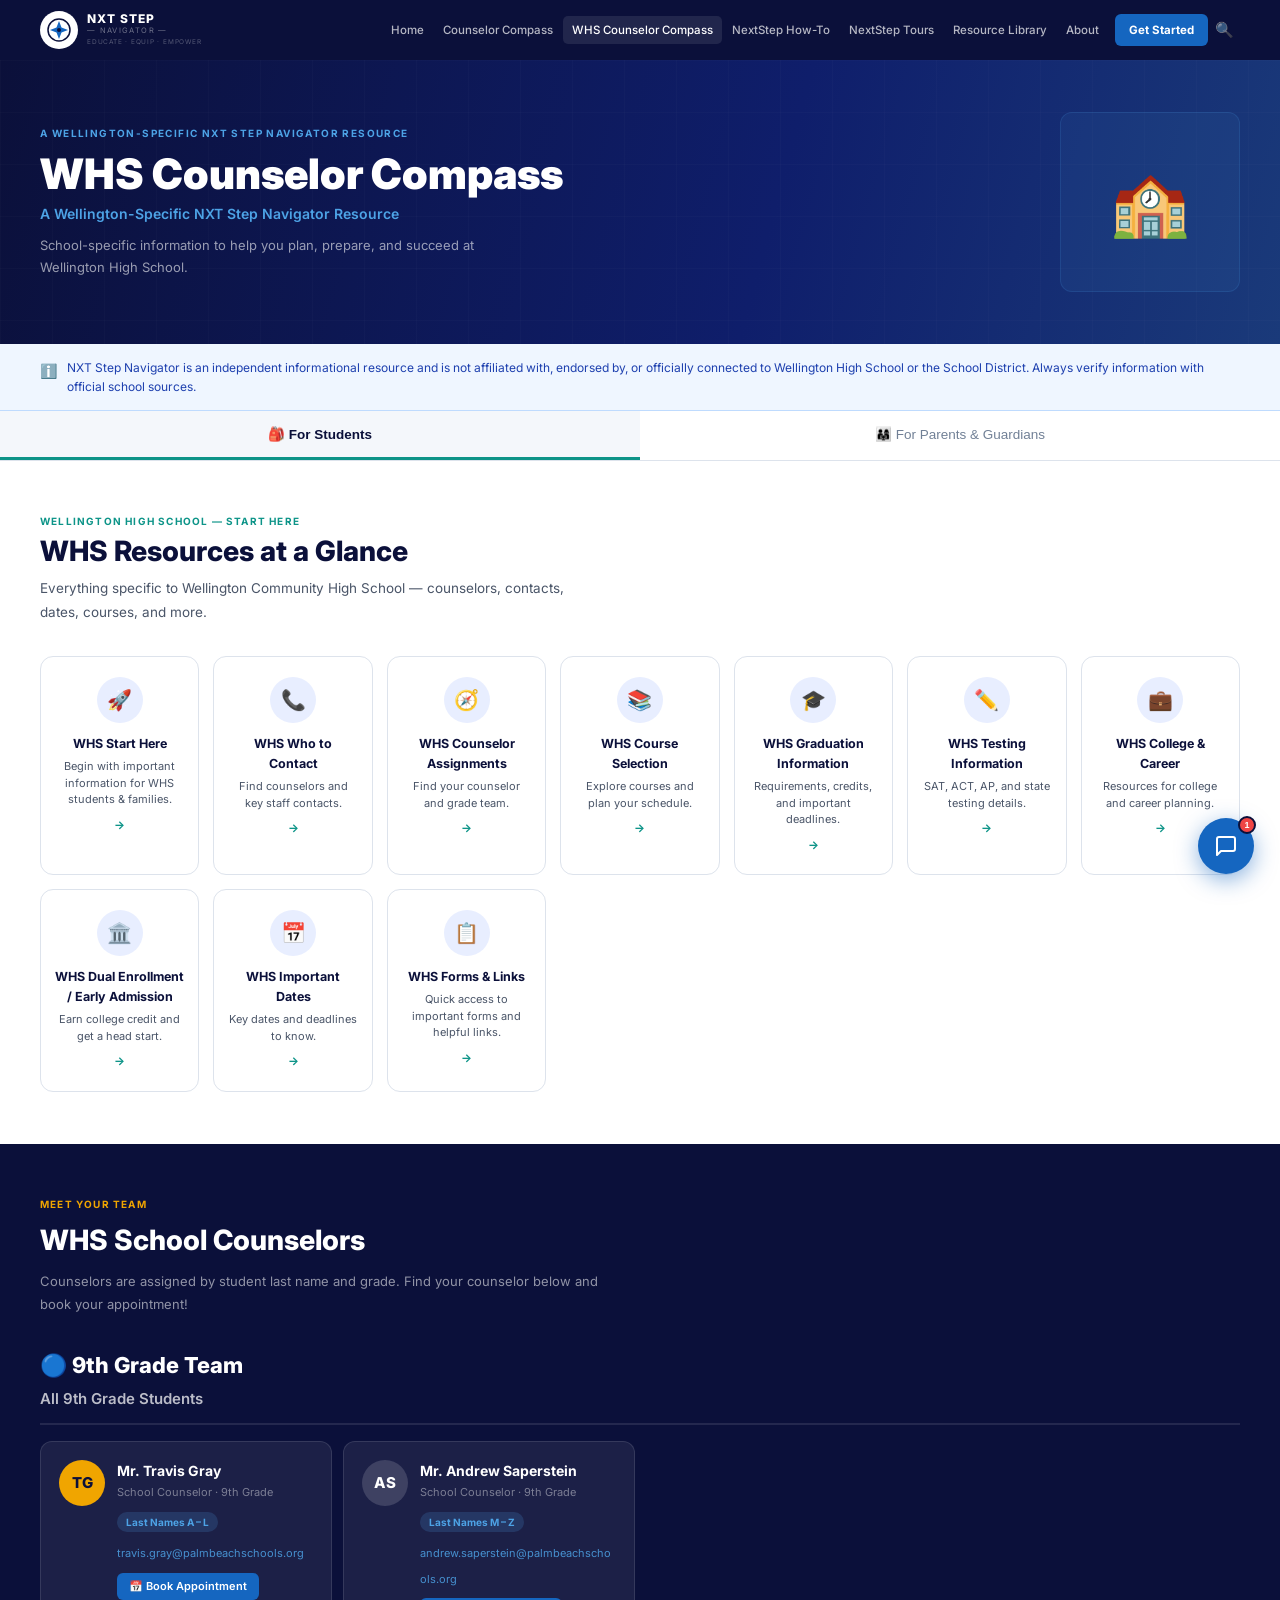
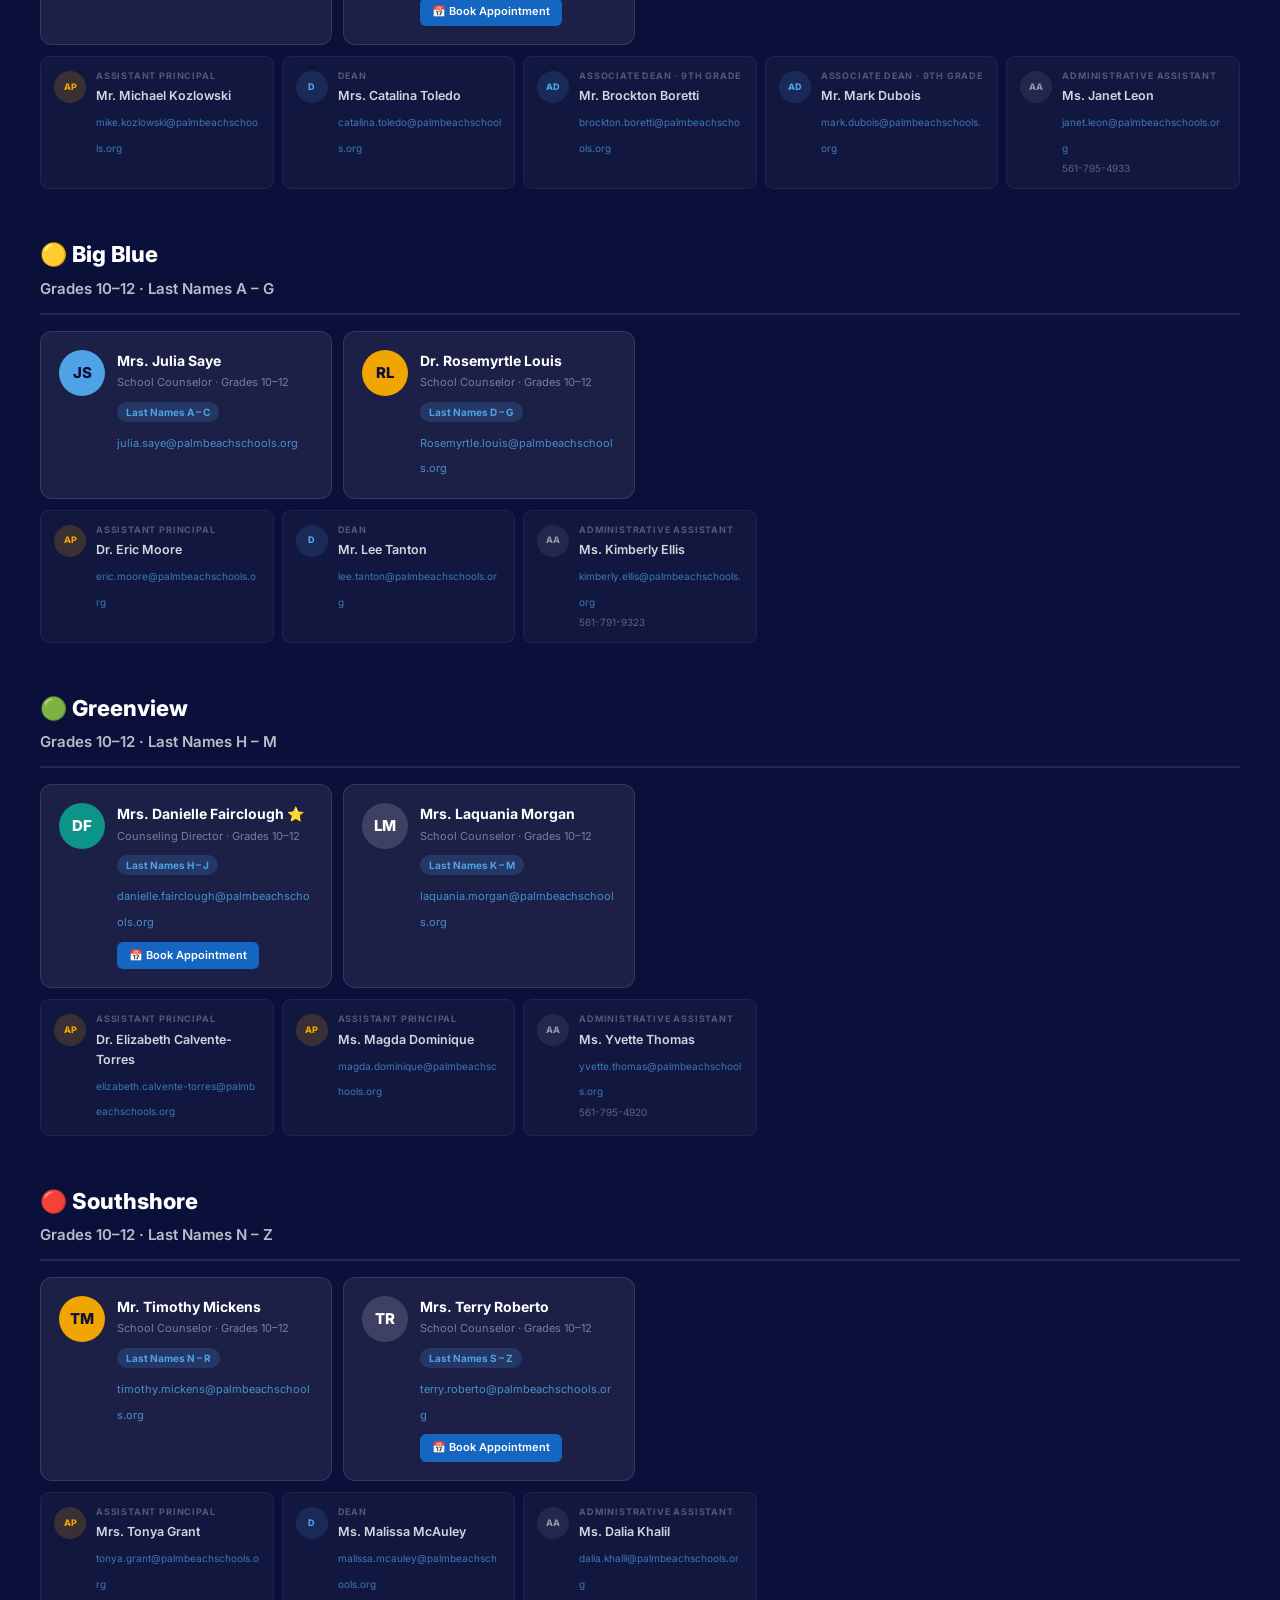
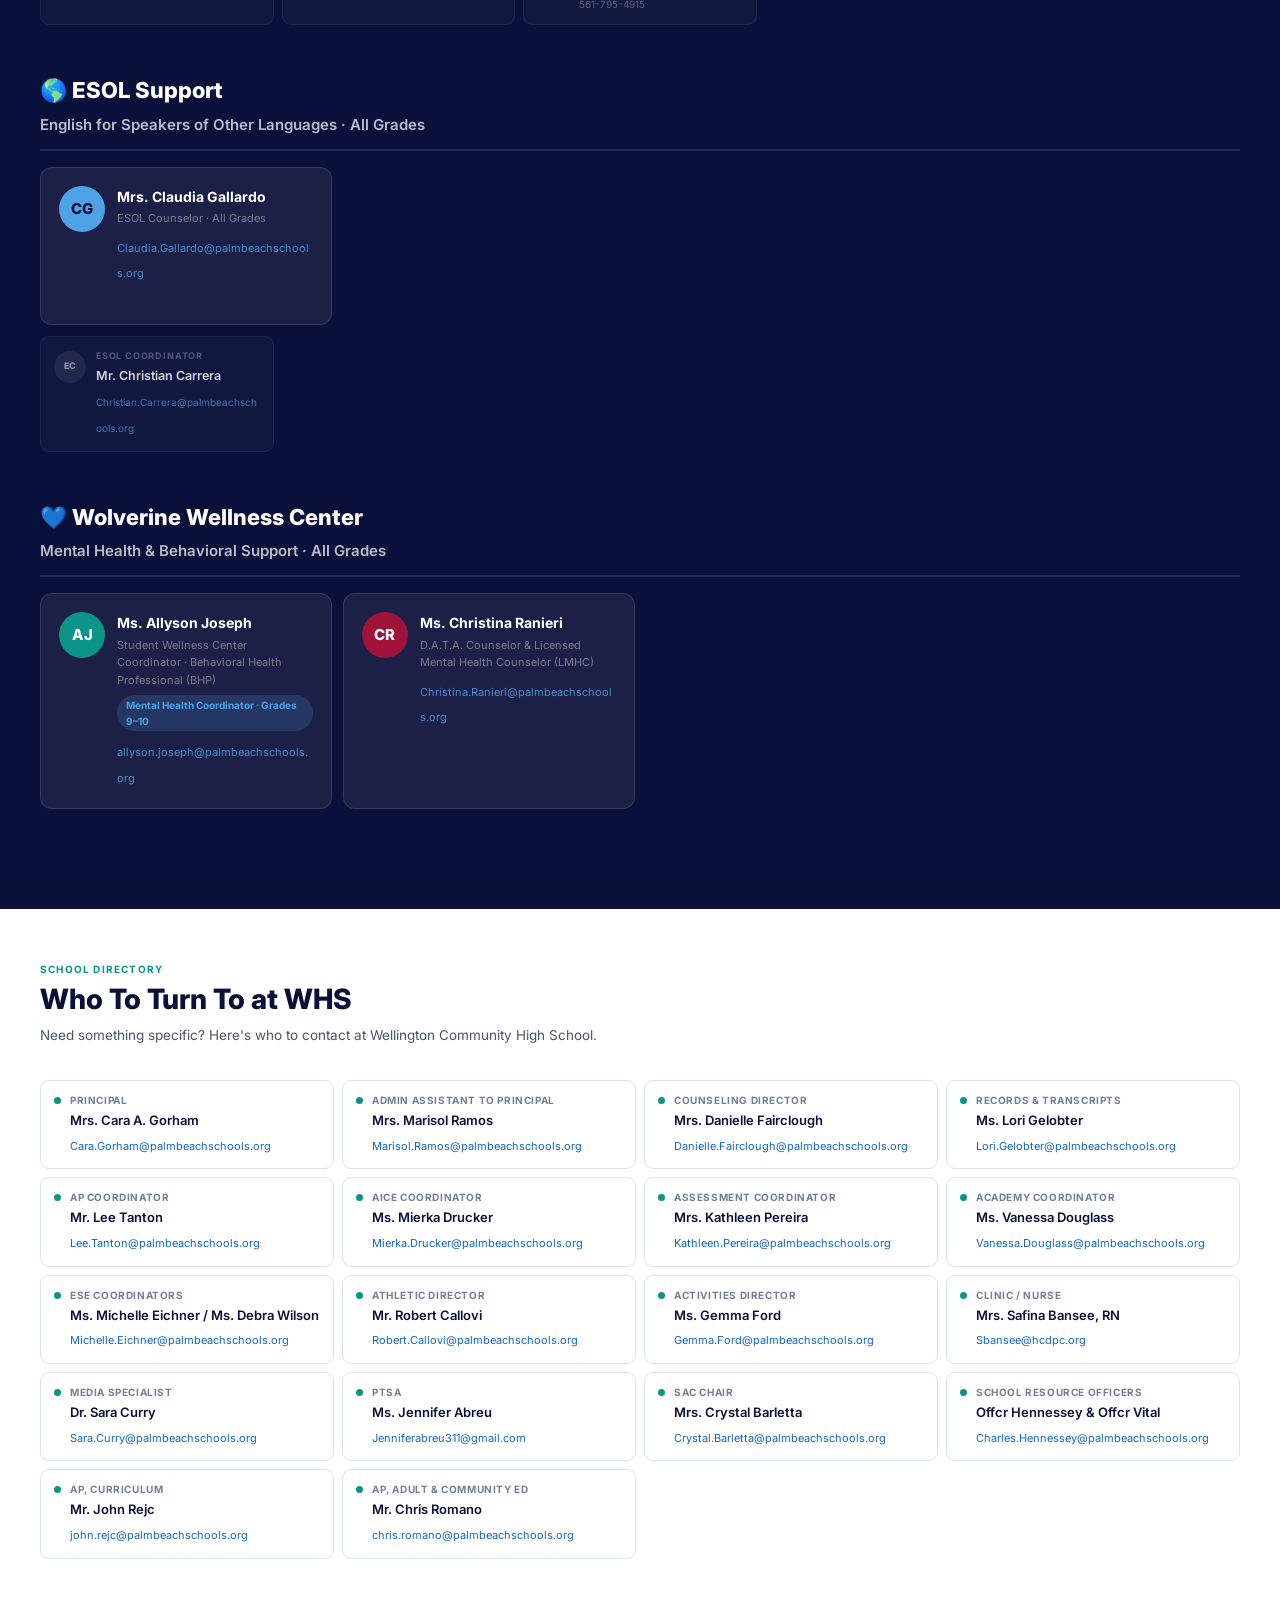
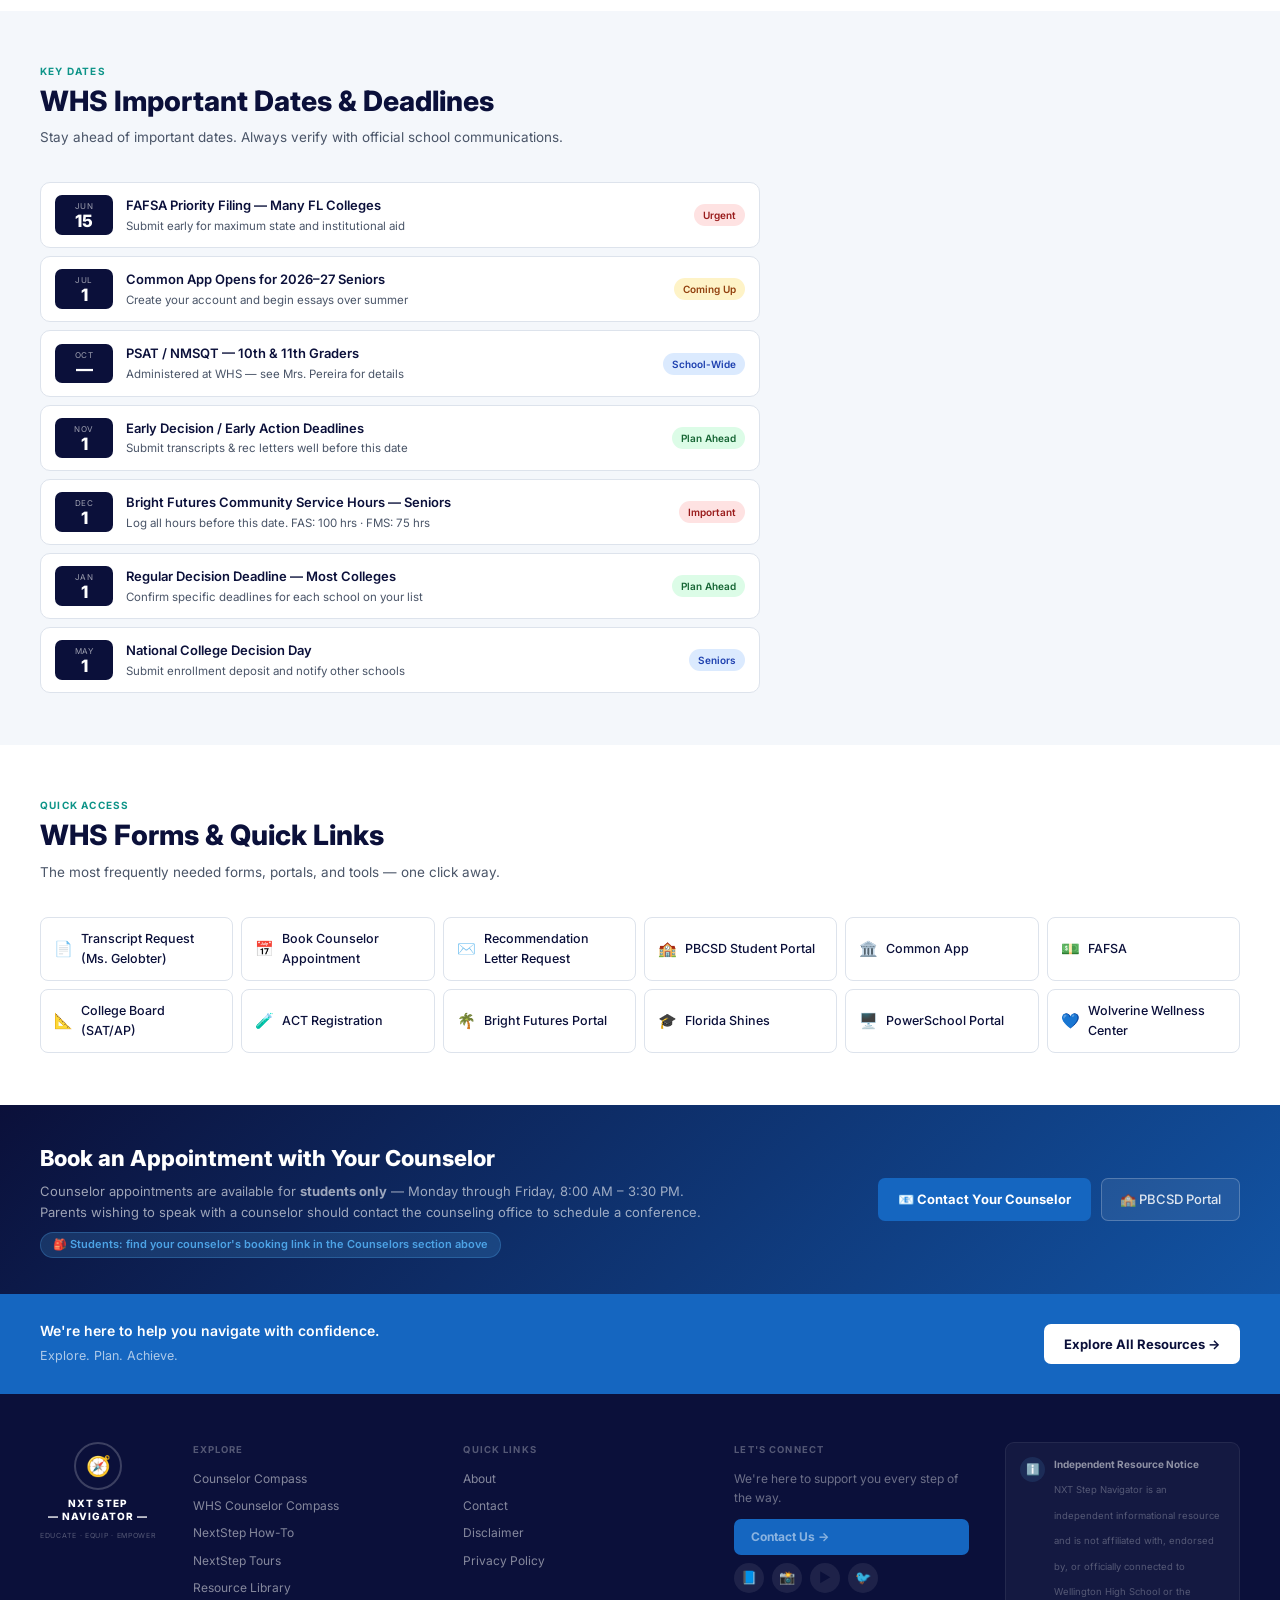
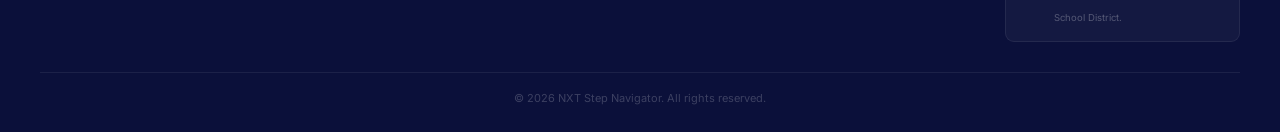
<file: whs-counselor-compass/index.html>
<!DOCTYPE html><html lang="en"><head><meta charset="UTF-8"><meta name="viewport" content="width=device-width,initial-scale=1.0">
<title>WHS Counselor Compass — NXT Step Navigator</title>
<link href="https://fonts.googleapis.com/css2?family=Inter:wght@300;400;500;600;700;800;900&display=swap" rel="stylesheet">
<style>
:root{--navy:#0B103A;--blue:#1566C0;--blue-mid:#1254A4;--light-blue:#4DA3E6;--cream:#F4F7FB;--white:#fff;--text:#0B103A;--text-mid:#4A5568;--text-light:#718096;--border:#DDE3EC;--teal:#0D9488;--purple:#7C3AED;--gold:#D97706;}
*,*::before,*::after{box-sizing:border-box;margin:0;padding:0;}html{scroll-behavior:smooth;}body{font-family:'Inter',sans-serif;background:var(--cream);color:var(--text);line-height:1.6;}a{text-decoration:none;color:inherit;}
.nav{background:var(--navy);height:60px;display:flex;align-items:center;padding:0 40px;position:sticky;top:0;z-index:200;gap:4px;}
.nav-brand{display:flex;align-items:center;gap:9px;margin-right:auto;}
.nav-logo{width:38px;height:38px;border-radius:50%;background:#fff;display:flex;align-items:center;justify-content:center;flex-shrink:0;}
.nav-logo svg{width:24px;height:24px;}
.nav-brand-text .top{font-size:12px;font-weight:800;color:#fff;letter-spacing:.08em;line-height:1.1;}
.nav-brand-text .bot{font-size:7.5px;color:rgba(255,255,255,0.4);letter-spacing:.18em;text-transform:uppercase;}
.nav-brand-text .tag{font-size:6.5px;color:rgba(255,255,255,0.3);letter-spacing:.12em;text-transform:uppercase;}
.nl a{color:rgba(255,255,255,0.7);font-size:11.5px;font-weight:500;padding:5px 9px;border-radius:5px;transition:all .15s;white-space:nowrap;}
.nl a:hover,.nl a.active{color:#fff;background:rgba(255,255,255,0.09);}
.nl{display:flex;align-items:center;gap:1px;}
.nav-cta{background:var(--blue)!important;color:#fff!important;font-weight:700!important;border-radius:6px!important;padding:7px 14px!important;margin-left:6px;}
.nav-search{background:none;border:none;color:rgba(255,255,255,0.6);cursor:pointer;padding:6px;font-size:15px;}
/* HERO */
.page-hero{background:linear-gradient(105deg,var(--navy) 0%,#0F1E6B 60%,#1A3A7A 100%);padding:52px 40px;display:grid;grid-template-columns:1fr auto;align-items:center;gap:28px;overflow:hidden;position:relative;}
.page-hero-bg{position:absolute;inset:0;background-image:linear-gradient(rgba(255,255,255,0.015) 1px,transparent 1px),linear-gradient(90deg,rgba(255,255,255,0.015) 1px,transparent 1px);background-size:52px 52px;}
.hero-content{position:relative;z-index:2;max-width:600px;}
.hero-eyebrow{font-size:10px;font-weight:700;letter-spacing:.14em;text-transform:uppercase;color:var(--light-blue);margin-bottom:10px;}
.hero-title{font-size:clamp(26px,3.5vw,42px);font-weight:900;color:#fff;line-height:1.1;margin-bottom:6px;}
.hero-sub{font-size:14px;font-weight:600;color:var(--light-blue);margin-bottom:8px;}
.hero-desc{font-size:13px;color:rgba(255,255,255,0.58);max-width:480px;line-height:1.75;}
.hero-img{position:relative;z-index:2;width:180px;height:180px;border-radius:12px;background:rgba(77,163,230,0.08);border:1.5px solid rgba(77,163,230,0.15);display:flex;align-items:center;justify-content:center;flex-shrink:0;font-size:64px;}
/* SECTIONS */
.section{padding:52px 40px;}
.section-navy{background:var(--navy);padding:52px 40px;}
.section-alt{background:#fff;}
.s-label{font-size:10px;font-weight:700;letter-spacing:.12em;text-transform:uppercase;color:var(--teal);margin-bottom:6px;}
.s-title{font-size:clamp(20px,2.5vw,28px);font-weight:800;color:var(--navy);margin-bottom:8px;line-height:1.2;}
.s-title-white{color:#fff;}
.s-sub{font-size:13.5px;color:var(--text-mid);max-width:560px;line-height:1.75;margin-bottom:32px;}
.s-sub-white{color:rgba(255,255,255,0.58);}
/* ICON GRID */
.icon-grid{display:grid;grid-template-columns:repeat(auto-fill,minmax(150px,1fr));gap:14px;}
.icon-card{background:#fff;border:1.5px solid var(--border);border-radius:13px;padding:20px 14px;text-align:center;transition:all .2s;display:block;}
.icon-card:hover{box-shadow:0 8px 28px rgba(11,16,58,0.12);transform:translateY(-3px);border-color:var(--teal);}
.ic-circle{width:46px;height:46px;border-radius:50%;background:#E8EEFF;display:flex;align-items:center;justify-content:center;margin:0 auto 11px;font-size:20px;}
.icon-card:hover .ic-circle{background:var(--teal);}
.icon-card h4{font-size:12.5px;font-weight:700;color:var(--navy);margin-bottom:4px;}
.icon-card p{font-size:11px;color:var(--text-mid);line-height:1.5;margin-bottom:8px;}
.icon-card .ic-arrow{font-size:11.5px;color:var(--teal);font-weight:700;}
/* HOUSE BLOCKS */
.house-block{margin-bottom:48px;}
.house-hdr{border-bottom:2px solid rgba(255,255,255,0.1);padding-bottom:12px;margin-bottom:16px;}
.house-name{font-size:22px;font-weight:800;color:#fff;margin-bottom:4px;}
.house-sub{font-size:15px;font-weight:600;color:rgba(255,255,255,0.72);}
.c-grid{display:grid;grid-template-columns:repeat(auto-fill,minmax(275px,1fr));gap:11px;margin-bottom:11px;}
.c-card{background:rgba(255,255,255,0.07);border:1px solid rgba(255,255,255,0.11);border-radius:12px;padding:18px;display:flex;gap:12px;align-items:flex-start;min-height:158px;transition:all .2s;}
.c-card:hover{background:rgba(255,255,255,0.11);border-color:rgba(77,163,230,0.4);}
.c-av{width:46px;height:46px;border-radius:50%;display:flex;align-items:center;justify-content:center;font-size:15px;font-weight:800;flex-shrink:0;}
.av-blue{background:var(--light-blue);color:var(--navy);}
.av-navy{background:rgba(255,255,255,0.15);color:#fff;}
.av-gold{background:#F0A500;color:var(--navy);}
.av-teal{background:#0D9488;color:#fff;}
.av-rose{background:#9F1239;color:#fff;}
.c-body{flex:1;min-width:0;}
.c-name{font-size:14px;font-weight:700;color:#fff;margin-bottom:2px;}
.c-role{font-size:11px;color:rgba(255,255,255,0.42);margin-bottom:6px;}
.c-alpha{display:inline-block;background:rgba(77,163,230,0.18);color:var(--light-blue);font-size:10px;font-weight:700;padding:2px 9px;border-radius:20px;margin-bottom:7px;}
.c-email a{font-size:11px;color:rgba(77,163,230,0.85);word-break:break-all;}
.c-email a:hover{color:#fff;}
.c-appt{display:inline-block;margin-top:8px;background:var(--blue);color:#fff;font-size:11px;font-weight:600;padding:5px 12px;border-radius:6px;transition:background .15s;}
.c-appt:hover{background:var(--light-blue);}
.s-grid{display:grid;grid-template-columns:repeat(auto-fill,minmax(225px,1fr));gap:8px;}
.s-card{background:rgba(255,255,255,0.03);border:1px solid rgba(255,255,255,0.06);border-radius:9px;padding:12px 13px;display:flex;gap:10px;align-items:flex-start;min-height:78px;transition:background .15s;}
.s-card:hover{background:rgba(255,255,255,0.07);}
.s-badge{width:32px;height:32px;border-radius:50%;display:flex;align-items:center;justify-content:center;font-size:9px;font-weight:800;flex-shrink:0;margin-top:2px;}
.s-ap{background:rgba(240,165,0,0.18);color:#F0A500;}
.s-dean{background:rgba(77,163,230,0.14);color:var(--light-blue);}
.s-admin{background:rgba(255,255,255,0.07);color:rgba(255,255,255,0.5);}
.s-title-badge{font-size:9px;font-weight:700;letter-spacing:.09em;text-transform:uppercase;color:rgba(255,255,255,0.28);margin-bottom:3px;}
.s-name{font-size:12.5px;font-weight:600;color:rgba(255,255,255,0.82);margin-bottom:2px;}
.s-email a{font-size:10px;color:rgba(77,163,230,0.7);word-break:break-all;}
.s-email a:hover{color:var(--light-blue);}
.s-phone{font-size:10px;color:rgba(255,255,255,0.33);margin-top:1px;}
/* WTT */
.wtt-grid{display:grid;grid-template-columns:repeat(auto-fill,minmax(245px,1fr));gap:8px;}
.wtt-card{background:#fff;border:1.5px solid var(--border);border-radius:9px;padding:11px 13px;display:flex;align-items:flex-start;gap:9px;}
.wtt-dot{width:7px;height:7px;border-radius:50%;background:var(--teal);flex-shrink:0;margin-top:5px;}
.wtt-role{font-size:10px;font-weight:700;color:var(--text-light);text-transform:uppercase;letter-spacing:.06em;margin-bottom:2px;}
.wtt-name{font-size:13px;font-weight:600;color:var(--navy);margin-bottom:1px;}
.wtt-email a{font-size:11px;color:var(--blue);}
.wtt-email a:hover{text-decoration:underline;}
/* DL */
.dl-list{display:flex;flex-direction:column;gap:8px;max-width:720px;}
.dl-row{display:flex;align-items:center;gap:13px;background:#fff;border:1.5px solid var(--border);border-radius:10px;padding:12px 14px;transition:box-shadow .15s;}
.dl-row:hover{box-shadow:0 4px 14px rgba(11,16,58,0.08);}
.dl-date{min-width:58px;background:var(--navy);color:#fff;border-radius:7px;padding:5px 7px;text-align:center;flex-shrink:0;}
.dl-month{font-size:8px;text-transform:uppercase;letter-spacing:.08em;opacity:.6;}
.dl-day{font-size:17px;font-weight:800;line-height:1;}
.dl-body{flex:1;}
.dl-body h4{font-size:13px;font-weight:600;color:var(--navy);margin-bottom:1px;}
.dl-body p{font-size:11.5px;color:var(--text-mid);}
.dl-badge{font-size:10px;font-weight:600;padding:3px 9px;border-radius:20px;flex-shrink:0;}
.b-red{background:#FEE2E2;color:#991B1B;}.b-amber{background:#FEF3C7;color:#92400E;}.b-green{background:#DCFCE7;color:#166534;}.b-blue{background:#DBEAFE;color:#1E40AF;}
/* QL */
.ql-grid{display:grid;grid-template-columns:repeat(auto-fill,minmax(190px,1fr));gap:8px;}
.ql-item{display:flex;align-items:center;gap:8px;padding:11px 13px;background:#fff;border:1.5px solid var(--border);border-radius:8px;font-size:12.5px;font-weight:500;color:var(--text);transition:all .15s;}
.ql-item:hover{border-color:var(--teal);color:var(--teal);background:#F0FDF4;}
.ql-icon{font-size:15px;flex-shrink:0;}
/* APPT BAR */
.appt-bar{background:linear-gradient(135deg,var(--navy),var(--blue-mid));padding:36px 40px;display:flex;align-items:center;justify-content:space-between;gap:20px;flex-wrap:wrap;}
.appt-bar h2{font-size:22px;font-weight:800;color:#fff;margin-bottom:5px;}
.appt-bar p{font-size:13px;color:rgba(255,255,255,0.6);margin-bottom:8px;}
.appt-note{display:inline-block;background:rgba(77,163,230,0.2);border:1px solid rgba(77,163,230,0.3);color:var(--light-blue);font-size:11px;font-weight:600;padding:3px 12px;border-radius:20px;}
.btn-p{background:var(--blue);color:#fff;font-size:13px;font-weight:700;padding:10px 20px;border-radius:7px;display:inline-flex;align-items:center;gap:5px;border:none;cursor:pointer;transition:all .15s;}
.btn-p:hover{background:var(--blue-mid);}
.btn-g{background:rgba(255,255,255,0.08);color:rgba(255,255,255,0.85);font-size:13px;font-weight:500;padding:10px 18px;border-radius:7px;border:1.5px solid rgba(255,255,255,0.22);cursor:pointer;transition:all .15s;}
.btn-g:hover{background:rgba(255,255,255,0.13);}
/* VIEW TOGGLE */
.aud-bar{display:flex;background:#fff;border-bottom:1.5px solid var(--border);}
.aud-tab{flex:1;padding:15px 20px;display:flex;align-items:center;justify-content:center;gap:7px;font-size:13.5px;font-weight:500;color:var(--text-light);cursor:pointer;border:none;background:none;border-bottom:3px solid transparent;transition:all .15s;}
.aud-tab:hover{color:var(--navy);}
.aud-tab.active{color:var(--navy);border-bottom-color:var(--teal);background:var(--cream);font-weight:600;}
.view{display:none;}
.view.active{display:block;}
/* CARD GRID */
.card-grid{display:grid;grid-template-columns:repeat(auto-fill,minmax(200px,1fr));gap:13px;}
.card{background:#fff;border:1.5px solid var(--border);border-radius:13px;padding:20px 16px;transition:all .2s;display:block;position:relative;overflow:hidden;}
.card::before{content:'';position:absolute;top:0;left:0;right:0;height:3px;background:var(--card-accent,var(--teal));transform:scaleX(0);transform-origin:left;transition:transform .2s;}
.card:hover{box-shadow:0 8px 28px rgba(11,16,58,0.12);transform:translateY(-3px);border-color:transparent;}
.card:hover::before{transform:scaleX(1);}
.card-icon{width:42px;height:42px;border-radius:10px;display:flex;align-items:center;justify-content:center;font-size:19px;margin-bottom:11px;}
.ci-blue{background:#DBEAFE;}.ci-teal{background:#CCFBF1;}.ci-purple{background:#EDE9FE;}.ci-gold{background:#FEF3C7;}.ci-red{background:#FEE2E2;}.ci-green{background:#DCFCE7;}.ci-navy{background:#E8EEFF;}
.card h3{font-size:13.5px;font-weight:700;color:var(--navy);margin-bottom:5px;}
.card p{font-size:12px;color:var(--text-mid);line-height:1.55;}
.card-link{font-size:12px;font-weight:700;color:var(--teal);margin-top:9px;display:inline-flex;align-items:center;gap:3px;}
/* INFO BANNER */
.info-banner{background:#F0FDF4;border:1px solid #BBF7D0;border-radius:8px;padding:12px 15px;display:flex;gap:10px;align-items:flex-start;font-size:12px;color:#166534;line-height:1.6;margin-bottom:24px;}
/* CTA STRIP */
.cta-strip{background:var(--blue);padding:26px 40px;display:flex;align-items:center;justify-content:space-between;gap:16px;flex-wrap:wrap;}
.cta-strip p{font-size:14px;font-weight:600;color:#fff;}
.cta-strip span{font-size:12.5px;color:rgba(255,255,255,0.65);}
.btn-w{background:#fff;color:var(--navy);font-size:13px;font-weight:700;padding:10px 20px;border-radius:7px;border:none;cursor:pointer;}
.btn-w:hover{background:var(--cream);}
/* FOOTER */
.footer{background:var(--navy);padding:48px 40px 24px;}
.footer-top{display:grid;grid-template-columns:auto 1fr 1fr 1fr 1fr;gap:36px;margin-bottom:30px;align-items:start;}
.footer-logo-block{display:flex;flex-direction:column;align-items:center;gap:7px;}
.footer-logo-circle{width:48px;height:48px;border-radius:50%;border:2px solid rgba(255,255,255,0.2);display:flex;align-items:center;justify-content:center;font-size:20px;}
.footer-logo-name{font-size:10px;font-weight:800;color:#fff;letter-spacing:.1em;text-align:center;line-height:1.3;}
.footer-logo-tag{font-size:7px;color:rgba(255,255,255,0.3);letter-spacing:.1em;text-transform:uppercase;text-align:center;}
.footer-col h5{font-size:9.5px;font-weight:700;letter-spacing:.12em;text-transform:uppercase;color:rgba(255,255,255,0.3);margin-bottom:12px;}
.footer-col a{display:block;font-size:12px;color:rgba(255,255,255,0.5);margin-bottom:8px;transition:color .15s;}
.footer-col a:hover{color:#fff;}
.footer-connect p{font-size:12px;color:rgba(255,255,255,0.4);margin-bottom:12px;line-height:1.6;}
.btn-cf{background:var(--blue);color:#fff;font-size:12px;font-weight:700;padding:8px 17px;border-radius:7px;border:none;cursor:pointer;display:inline-flex;align-items:center;gap:5px;margin-bottom:13px;}
.social-row{display:flex;gap:8px;}
.si{width:30px;height:30px;border-radius:50%;background:rgba(255,255,255,0.08);display:flex;align-items:center;justify-content:center;font-size:13px;cursor:pointer;}
.si:hover{background:rgba(255,255,255,0.15);}
.footer-notice{background:rgba(255,255,255,0.04);border:1px solid rgba(255,255,255,0.07);border-radius:9px;padding:13px 14px;display:flex;gap:9px;align-items:flex-start;}
.fn-icon{width:25px;height:25px;border-radius:50%;background:rgba(77,163,230,0.14);display:flex;align-items:center;justify-content:center;font-size:11px;flex-shrink:0;margin-top:1px;}
.fn-text p{font-size:10px;font-weight:700;color:rgba(255,255,255,0.52);margin-bottom:3px;}
.fn-text span{font-size:9.5px;color:rgba(255,255,255,0.28);line-height:1.6;}
.footer-divider{height:1px;background:rgba(255,255,255,0.07);margin:0 0 17px;}
.footer-bottom{text-align:center;}
.footer-bottom p{font-size:11px;color:rgba(255,255,255,0.2);}
/* CHAT */
#chat-launcher{position:fixed;bottom:26px;right:26px;z-index:9999;width:56px;height:56px;border-radius:50%;background:var(--blue);border:none;cursor:pointer;box-shadow:0 6px 22px rgba(21,102,192,0.5);display:flex;align-items:center;justify-content:center;transition:transform .2s;animation:pulse 3s ease-in-out infinite;}
#chat-launcher:hover{transform:scale(1.08);}
#chat-launcher.open{animation:none;}
@keyframes pulse{0%,100%{box-shadow:0 6px 22px rgba(21,102,192,0.5),0 0 0 0 rgba(21,102,192,0.3);}50%{box-shadow:0 6px 22px rgba(21,102,192,0.5),0 0 0 9px rgba(21,102,192,0);}}
.c-badge{position:absolute;top:-2px;right:-2px;width:18px;height:18px;border-radius:50%;background:#EF4444;border:2px solid var(--navy);color:#fff;font-size:9px;font-weight:700;display:flex;align-items:center;justify-content:center;}
#chat-win{position:fixed;bottom:94px;right:26px;z-index:9998;width:min(385px,calc(100vw - 32px));height:min(550px,calc(100vh - 120px));background:#fff;border-radius:16px;box-shadow:0 18px 64px rgba(11,16,58,0.22);display:flex;flex-direction:column;overflow:hidden;transform:scale(0.88) translateY(16px);transform-origin:bottom right;opacity:0;pointer-events:none;transition:transform .24s cubic-bezier(.34,1.56,.64,1),opacity .2s;}
#chat-win.open{transform:scale(1) translateY(0);opacity:1;pointer-events:all;}
.cw-hdr{background:linear-gradient(135deg,var(--navy),var(--blue-mid));padding:14px 15px;display:flex;align-items:center;gap:10px;flex-shrink:0;}
.cw-av{width:38px;height:38px;border-radius:50%;background:var(--light-blue);display:flex;align-items:center;justify-content:center;font-size:16px;flex-shrink:0;position:relative;}
.cw-dot{position:absolute;bottom:1px;right:1px;width:9px;height:9px;border-radius:50%;background:#22C55E;border:2px solid var(--navy);}
.cw-ht{flex:1;}
.cw-ht strong{display:block;color:#fff;font-size:13px;font-weight:600;}
.cw-ht span{font-size:10px;color:rgba(255,255,255,0.5);}
.cw-hbtn{background:rgba(255,255,255,0.09);border:none;border-radius:6px;width:27px;height:27px;cursor:pointer;color:rgba(255,255,255,0.62);display:flex;align-items:center;justify-content:center;font-size:13px;margin-left:3px;}
.cw-hbtn:hover{background:rgba(255,255,255,0.16);color:#fff;}
.cw-pills{padding:8px 12px 6px;display:flex;gap:4px;flex-wrap:wrap;border-bottom:1px solid #F1F5F9;flex-shrink:0;background:#F8FAFC;}
.cw-pill{background:#fff;border:1px solid #E2E8F0;color:var(--navy);font-size:10.5px;font-weight:500;padding:3px 9px;border-radius:20px;cursor:pointer;white-space:nowrap;transition:all .15s;}
.cw-pill:hover{background:var(--navy);color:#fff;}
#cw-msgs{flex:1;overflow-y:auto;padding:12px 11px;display:flex;flex-direction:column;gap:10px;scroll-behavior:smooth;}
#cw-msgs::-webkit-scrollbar{width:3px;}
#cw-msgs::-webkit-scrollbar-thumb{background:#E2E8F0;border-radius:3px;}
.msg{display:flex;gap:6px;align-items:flex-end;animation:mi .2s ease both;}
@keyframes mi{from{opacity:0;transform:translateY(6px);}to{opacity:1;transform:translateY(0);}}
.msg.user{flex-direction:row-reverse;}
.m-av{width:24px;height:24px;border-radius:50%;flex-shrink:0;display:flex;align-items:center;justify-content:center;font-size:11px;}
.b-av{background:var(--light-blue);}
.u-av{background:var(--navy);color:#fff;font-size:9px;font-weight:700;}
.m-bub{max-width:84%;padding:8px 11px;border-radius:12px;font-size:12.5px;line-height:1.55;}
.msg.bot .m-bub{background:#F1F5F9;color:#0B103A;border-bottom-left-radius:3px;}
.msg.user .m-bub{background:var(--navy);color:#fff;border-bottom-right-radius:3px;}
.m-bub strong{font-weight:600;}
.m-bub ul{padding-left:13px;margin-top:3px;}
.m-bub li{margin-bottom:2px;}
.m-time{font-size:9px;color:#94A3B8;margin-top:2px;}
.tdots{display:flex;gap:3px;padding:9px 11px;background:#F1F5F9;border-radius:12px;border-bottom-left-radius:3px;}
.tdot{width:6px;height:6px;background:#94A3B8;border-radius:50%;animation:db 1.2s ease-in-out infinite;}
.tdot:nth-child(2){animation-delay:.2s;}.tdot:nth-child(3){animation-delay:.4s;}
@keyframes db{0%,60%,100%{transform:translateY(0);}30%{transform:translateY(-5px);}}
.cw-inp-row{padding:9px 11px;border-top:1px solid #F1F5F9;display:flex;gap:6px;align-items:flex-end;flex-shrink:0;background:#fff;}
#cw-inp{flex:1;border:1.5px solid #E2E8F0;border-radius:9px;padding:8px 11px;font-size:12.5px;font-family:'Inter',sans-serif;resize:none;outline:none;max-height:84px;line-height:1.5;color:#0B103A;background:#F8FAFC;transition:border-color .15s;}
#cw-inp:focus{border-color:var(--blue);background:#fff;}
#cw-inp::placeholder{color:#94A3B8;}
#cw-snd{width:35px;height:35px;border-radius:8px;background:var(--navy);border:none;cursor:pointer;display:flex;align-items:center;justify-content:center;flex-shrink:0;transition:background .15s;}
#cw-snd:hover{background:var(--blue);}
#cw-snd:disabled{background:#CBD5E1;cursor:not-allowed;}
#cw-snd svg{width:14px;height:14px;fill:#fff;}
.cw-ft{padding:4px 11px 6px;text-align:center;font-size:9px;color:#94A3B8;border-top:1px solid #F1F5F9;flex-shrink:0;}
.qrcs{display:flex;gap:5px;flex-wrap:wrap;margin-top:7px;}
.qrc{background:#fff;border:1.5px solid var(--navy);color:var(--navy);font-size:11px;font-weight:500;padding:3px 10px;border-radius:20px;cursor:pointer;transition:all .15s;}
.qrc:hover{background:var(--navy);color:#fff;}
@media(max-width:960px){.page-hero{grid-template-columns:1fr;}.hero-img{display:none;}.footer-top{grid-template-columns:1fr 1fr 1fr;}}
@media(max-width:640px){.nav,.section,.section-navy,.page-hero,.appt-bar,.cta-strip,.footer{padding-left:20px;padding-right:20px;}.icon-grid,.card-grid,.c-grid,.s-grid,.wtt-grid,.ql-grid{grid-template-columns:1fr 1fr;}.footer-top{grid-template-columns:1fr;}}
</style></head><body>

<nav class="nav">
  <div class="nav-brand">
    <div class="nav-logo"><svg viewBox="0 0 24 24" fill="none"><circle cx="12" cy="12" r="11" stroke="#0B103A" stroke-width="1.5"/><polygon points="12,3 14.5,9.5 21,12 14.5,14.5 12,21 9.5,14.5 3,12 9.5,9.5" fill="#1566C0"/><circle cx="12" cy="12" r="2" fill="#0B103A"/></svg></div>
    <div class="nav-brand-text"><div class="top">NXT STEP</div><div class="bot">— NAVIGATOR —</div><div class="tag">EDUCATE · EQUIP · EMPOWER</div></div>
  </div>
  <div class="nl">
    <a href="../index.html">Home</a>
    <a href="../counselor-compass/index.html">Counselor Compass</a>
    <a href="index.html" class="active">WHS Counselor Compass</a>
    <a href="../nextstep-how-to/index.html">NextStep How-To</a>
    <a href="../nextstep-tours/index.html">NextStep Tours</a>
    <a href="../resource-library/index.html">Resource Library</a>
    <a href="../about.html">About</a>
    <a href="index.html" class="nav-cta">Get Started</a>
    <button class="nav-search">🔍</button>
  </div>
</nav>

<!-- HERO -->
<section class="page-hero">
  <div class="page-hero-bg"></div>
  <div class="hero-content">
    <div class="hero-eyebrow">A Wellington-Specific NXT Step Navigator Resource</div>
    <h1 class="hero-title">WHS Counselor Compass</h1>
    <p class="hero-sub">A Wellington-Specific NXT Step Navigator Resource</p>
    <p class="hero-desc">School-specific information to help you plan, prepare, and succeed at Wellington High School.</p>
  </div>
  <div class="hero-img">🏫</div>
</section>

<!-- DISCLAIMER -->
<div style="background:#EFF6FF;border-bottom:1px solid #BFDBFE;padding:14px 40px;display:flex;gap:10px;align-items:flex-start;">
  <span style="font-size:14px;flex-shrink:0;margin-top:2px;">ℹ️</span>
  <p style="font-size:12px;color:#1E40AF;line-height:1.6;">NXT Step Navigator is an independent informational resource and is not affiliated with, endorsed by, or officially connected to Wellington High School or the School District. Always verify information with official school sources.</p>
</div>

<!-- AUDIENCE TOGGLE -->
<div class="aud-bar">
  <button class="aud-tab active" id="tab-student" onclick="switchView('student')">🎒 For Students</button>
  <button class="aud-tab" id="tab-parent" onclick="switchView('parent')">👨‍👩‍👧 For Parents &amp; Guardians</button>
</div>

<!-- STUDENT VIEW -->
<div id="student-view" class="view active">

  <!-- WHS START HERE -->
  <section class="section section-alt">
    <div class="s-label">Wellington High School — Start Here</div>
    <h2 class="s-title">WHS Resources at a Glance</h2>
    <p class="s-sub">Everything specific to Wellington Community High School — counselors, contacts, dates, courses, and more.</p>
    <div class="icon-grid" style="grid-template-columns:repeat(auto-fill,minmax(155px,1fr));">
      <a href="whs-start-here.html" class="icon-card"><div class="ic-circle">🚀</div><h4>WHS Start Here</h4><p>Begin with important information for WHS students &amp; families.</p><div class="ic-arrow">→</div></a>
      <a href="whs-who-to-contact.html" class="icon-card"><div class="ic-circle">📞</div><h4>WHS Who to Contact</h4><p>Find counselors and key staff contacts.</p><div class="ic-arrow">→</div></a>
      <a href="../documents/whs-counselor-compass/whs-student-support-centers.pdf" target="_blank" class="icon-card"><div class="ic-circle">🧭</div><h4>WHS Counselor Assignments</h4><p>Find your counselor and grade team.</p><div class="ic-arrow">→</div></a>
      <a href="whs-course-selection.html" class="icon-card"><div class="ic-circle">📚</div><h4>WHS Course Selection</h4><p>Explore courses and plan your schedule.</p><div class="ic-arrow">→</div></a>
      <a href="whs-graduation-information.html" class="icon-card"><div class="ic-circle">🎓</div><h4>WHS Graduation Information</h4><p>Requirements, credits, and important deadlines.</p><div class="ic-arrow">→</div></a>
      <a href="whs-testing-information.html" class="icon-card"><div class="ic-circle">✏️</div><h4>WHS Testing Information</h4><p>SAT, ACT, AP, and state testing details.</p><div class="ic-arrow">→</div></a>
      <a href="whs-college-career.html" class="icon-card"><div class="ic-circle">💼</div><h4>WHS College &amp; Career</h4><p>Resources for college and career planning.</p><div class="ic-arrow">→</div></a>
      <a href="whs-dual-enrollment-early-admission.html" class="icon-card"><div class="ic-circle">🏛️</div><h4>WHS Dual Enrollment / Early Admission</h4><p>Earn college credit and get a head start.</p><div class="ic-arrow">→</div></a>
      <a href="whs-important-dates.html" class="icon-card"><div class="ic-circle">📅</div><h4>WHS Important Dates</h4><p>Key dates and deadlines to know.</p><div class="ic-arrow">→</div></a>
      <a href="whs-forms-links.html" class="icon-card"><div class="ic-circle">📋</div><h4>WHS Forms &amp; Links</h4><p>Quick access to important forms and helpful links.</p><div class="ic-arrow">→</div></a>
    </div>
  </section>

  <!-- COUNSELORS SECTION -->
  <section class="section-navy">
    <div style="font-size:10px;font-weight:700;letter-spacing:.12em;text-transform:uppercase;color:#F0A500;margin-bottom:6px;">Meet Your Team</div>
    <h2 style="font-size:clamp(20px,2.5vw,28px);font-weight:800;color:#fff;margin-bottom:8px;">WHS School Counselors</h2>
    <p style="font-size:13px;color:rgba(255,255,255,0.55);max-width:560px;line-height:1.75;margin-bottom:32px;">Counselors are assigned by student last name and grade. Find your counselor below and book your appointment!</p>

    <!-- 9TH GRADE -->
    <div class="house-block">
      <div class="house-hdr">
        <div class="house-name">🔵 9th Grade Team</div>
        <div class="house-sub">All 9th Grade Students</div>
      </div>
      <div class="c-grid">
        <div class="c-card">
          <div class="c-av av-gold">TG</div>
          <div class="c-body">
            <div class="c-name">Mr. Travis Gray</div>
            <div class="c-role">School Counselor · 9th Grade</div>
            <div class="c-alpha">Last Names A – L</div>
            <div class="c-email"><a href="mailto:travis.gray@palmbeachschools.org">travis.gray@palmbeachschools.org</a></div>
            <a href="https://calendly.com/travis-gray-13/30min" target="_blank" class="c-appt">📅 Book Appointment</a>
          </div>
        </div>
        <div class="c-card">
          <div class="c-av av-navy">AS</div>
          <div class="c-body">
            <div class="c-name">Mr. Andrew Saperstein</div>
            <div class="c-role">School Counselor · 9th Grade</div>
            <div class="c-alpha">Last Names M – Z</div>
            <div class="c-email"><a href="mailto:andrew.saperstein@palmbeachschools.org">andrew.saperstein@palmbeachschools.org</a></div>
            <a href="https://calendly.com/andrew-saperstein/15min" target="_blank" class="c-appt">📅 Book Appointment</a>
          </div>
        </div>
      </div>
      <div class="s-grid">
        <div class="s-card"><div class="s-badge s-ap">AP</div><div><div class="s-title-badge">Assistant Principal</div><div class="s-name">Mr. Michael Kozlowski</div><div class="s-email"><a href="mailto:mike.kozlowski@palmbeachschools.org">mike.kozlowski@palmbeachschools.org</a></div></div></div>
        <div class="s-card"><div class="s-badge s-dean">D</div><div><div class="s-title-badge">Dean</div><div class="s-name">Mrs. Catalina Toledo</div><div class="s-email"><a href="mailto:catalina.toledo@palmbeachschools.org">catalina.toledo@palmbeachschools.org</a></div></div></div>
        <div class="s-card"><div class="s-badge s-dean">AD</div><div><div class="s-title-badge">Associate Dean · 9th Grade</div><div class="s-name">Mr. Brockton Boretti</div><div class="s-email"><a href="mailto:brockton.boretti@palmbeachschools.org">brockton.boretti@palmbeachschools.org</a></div></div></div>
        <div class="s-card"><div class="s-badge s-dean">AD</div><div><div class="s-title-badge">Associate Dean · 9th Grade</div><div class="s-name">Mr. Mark Dubois</div><div class="s-email"><a href="mailto:mark.dubois@palmbeachschools.org">mark.dubois@palmbeachschools.org</a></div></div></div>
        <div class="s-card"><div class="s-badge s-admin">AA</div><div><div class="s-title-badge">Administrative Assistant</div><div class="s-name">Ms. Janet Leon</div><div class="s-email"><a href="mailto:janet.leon@palmbeachschools.org">janet.leon@palmbeachschools.org</a></div><div class="s-phone">561-795-4933</div></div></div>
      </div>
    </div>

    <!-- BIG BLUE -->
    <div class="house-block">
      <div class="house-hdr">
        <div class="house-name">🟡 Big Blue</div>
        <div class="house-sub">Grades 10–12 · Last Names A – G</div>
      </div>
      <div class="c-grid">
        <div class="c-card">
          <div class="c-av av-blue">JS</div>
          <div class="c-body">
            <div class="c-name">Mrs. Julia Saye</div>
            <div class="c-role">School Counselor · Grades 10–12</div>
            <div class="c-alpha">Last Names A – C</div>
            <div class="c-email"><a href="mailto:julia.saye@palmbeachschools.org">julia.saye@palmbeachschools.org</a></div>
          </div>
        </div>
        <div class="c-card">
          <div class="c-av av-gold">RL</div>
          <div class="c-body">
            <div class="c-name">Dr. Rosemyrtle Louis</div>
            <div class="c-role">School Counselor · Grades 10–12</div>
            <div class="c-alpha">Last Names D – G</div>
            <div class="c-email"><a href="mailto:Rosemyrtle.louis@palmbeachschools.org">Rosemyrtle.louis@palmbeachschools.org</a></div>
          </div>
        </div>
      </div>
      <div class="s-grid">
        <div class="s-card"><div class="s-badge s-ap">AP</div><div><div class="s-title-badge">Assistant Principal</div><div class="s-name">Dr. Eric Moore</div><div class="s-email"><a href="mailto:eric.moore@palmbeachschools.org">eric.moore@palmbeachschools.org</a></div></div></div>
        <div class="s-card"><div class="s-badge s-dean">D</div><div><div class="s-title-badge">Dean</div><div class="s-name">Mr. Lee Tanton</div><div class="s-email"><a href="mailto:lee.tanton@palmbeachschools.org">lee.tanton@palmbeachschools.org</a></div></div></div>
        <div class="s-card"><div class="s-badge s-admin">AA</div><div><div class="s-title-badge">Administrative Assistant</div><div class="s-name">Ms. Kimberly Ellis</div><div class="s-email"><a href="mailto:kimberly.ellis@palmbeachschools.org">kimberly.ellis@palmbeachschools.org</a></div><div class="s-phone">561-791-9323</div></div></div>
      </div>
    </div>

    <!-- GREENVIEW -->
    <div class="house-block">
      <div class="house-hdr">
        <div class="house-name">🟢 Greenview</div>
        <div class="house-sub">Grades 10–12 · Last Names H – M</div>
      </div>
      <div class="c-grid">
        <div class="c-card">
          <div class="c-av av-teal">DF</div>
          <div class="c-body">
            <div class="c-name">Mrs. Danielle Fairclough ⭐</div>
            <div class="c-role">Counseling Director · Grades 10–12</div>
            <div class="c-alpha">Last Names H – J</div>
            <div class="c-email"><a href="mailto:danielle.fairclough@palmbeachschools.org">danielle.fairclough@palmbeachschools.org</a></div>
            <a href="https://calendly.com/danielle-fairclough/appointment" target="_blank" class="c-appt">📅 Book Appointment</a>
          </div>
        </div>
        <div class="c-card">
          <div class="c-av av-navy">LM</div>
          <div class="c-body">
            <div class="c-name">Mrs. Laquania Morgan</div>
            <div class="c-role">School Counselor · Grades 10–12</div>
            <div class="c-alpha">Last Names K – M</div>
            <div class="c-email"><a href="mailto:laquania.morgan@palmbeachschools.org">laquania.morgan@palmbeachschools.org</a></div>
          </div>
        </div>
      </div>
      <div class="s-grid">
        <div class="s-card"><div class="s-badge s-ap">AP</div><div><div class="s-title-badge">Assistant Principal</div><div class="s-name">Dr. Elizabeth Calvente-Torres</div><div class="s-email"><a href="mailto:elizabeth.calvente-torres@palmbeachschools.org">elizabeth.calvente-torres@palmbeachschools.org</a></div></div></div>
        <div class="s-card"><div class="s-badge s-ap">AP</div><div><div class="s-title-badge">Assistant Principal</div><div class="s-name">Ms. Magda Dominique</div><div class="s-email"><a href="mailto:magda.dominique@palmbeachschools.org">magda.dominique@palmbeachschools.org</a></div></div></div>
        <div class="s-card"><div class="s-badge s-admin">AA</div><div><div class="s-title-badge">Administrative Assistant</div><div class="s-name">Ms. Yvette Thomas</div><div class="s-email"><a href="mailto:yvette.thomas@palmbeachschools.org">yvette.thomas@palmbeachschools.org</a></div><div class="s-phone">561-795-4920</div></div></div>
      </div>
    </div>

    <!-- SOUTHSHORE -->
    <div class="house-block">
      <div class="house-hdr">
        <div class="house-name">🔴 Southshore</div>
        <div class="house-sub">Grades 10–12 · Last Names N – Z</div>
      </div>
      <div class="c-grid">
        <div class="c-card">
          <div class="c-av av-gold">TM</div>
          <div class="c-body">
            <div class="c-name">Mr. Timothy Mickens</div>
            <div class="c-role">School Counselor · Grades 10–12</div>
            <div class="c-alpha">Last Names N – R</div>
            <div class="c-email"><a href="mailto:timothy.mickens@palmbeachschools.org">timothy.mickens@palmbeachschools.org</a></div>
          </div>
        </div>
        <div class="c-card">
          <div class="c-av av-navy">TR</div>
          <div class="c-body">
            <div class="c-name">Mrs. Terry Roberto</div>
            <div class="c-role">School Counselor · Grades 10–12</div>
            <div class="c-alpha">Last Names S – Z</div>
            <div class="c-email"><a href="mailto:terry.roberto@palmbeachschools.org">terry.roberto@palmbeachschools.org</a></div>
            <a href="https://calendly.com/terry-roberto/" target="_blank" class="c-appt">📅 Book Appointment</a>
          </div>
        </div>
      </div>
      <div class="s-grid">
        <div class="s-card"><div class="s-badge s-ap">AP</div><div><div class="s-title-badge">Assistant Principal</div><div class="s-name">Mrs. Tonya Grant</div><div class="s-email"><a href="mailto:tonya.grant@palmbeachschools.org">tonya.grant@palmbeachschools.org</a></div></div></div>
        <div class="s-card"><div class="s-badge s-dean">D</div><div><div class="s-title-badge">Dean</div><div class="s-name">Ms. Malissa McAuley</div><div class="s-email"><a href="mailto:malissa.mcauley@palmbeachschools.org">malissa.mcauley@palmbeachschools.org</a></div></div></div>
        <div class="s-card"><div class="s-badge s-admin">AA</div><div><div class="s-title-badge">Administrative Assistant</div><div class="s-name">Ms. Dalia Khalil</div><div class="s-email"><a href="mailto:dalia.khalil@palmbeachschools.org">dalia.khalil@palmbeachschools.org</a></div><div class="s-phone">561-795-4915</div></div></div>
      </div>
    </div>

    <!-- ESOL -->
    <div class="house-block">
      <div class="house-hdr">
        <div class="house-name">🌎 ESOL Support</div>
        <div class="house-sub">English for Speakers of Other Languages · All Grades</div>
      </div>
      <div class="c-grid">
        <div class="c-card">
          <div class="c-av av-blue">CG</div>
          <div class="c-body">
            <div class="c-name">Mrs. Claudia Gallardo</div>
            <div class="c-role">ESOL Counselor · All Grades</div>
            <div class="c-email"><a href="mailto:Claudia.Gallardo@palmbeachschools.org">Claudia.Gallardo@palmbeachschools.org</a></div>
          </div>
        </div>
      </div>
      <div class="s-grid">
        <div class="s-card"><div class="s-badge s-admin">EC</div><div><div class="s-title-badge">ESOL Coordinator</div><div class="s-name">Mr. Christian Carrera</div><div class="s-email"><a href="mailto:Christian.Carrera@palmbeachschools.org">Christian.Carrera@palmbeachschools.org</a></div></div></div>
      </div>
    </div>

    <!-- WELLNESS -->
    <div class="house-block">
      <div class="house-hdr">
        <div class="house-name">💙 Wolverine Wellness Center</div>
        <div class="house-sub">Mental Health &amp; Behavioral Support · All Grades</div>
      </div>
      <div class="c-grid">
        <div class="c-card">
          <div class="c-av av-teal">AJ</div>
          <div class="c-body">
            <div class="c-name">Ms. Allyson Joseph</div>
            <div class="c-role">Student Wellness Center Coordinator · Behavioral Health Professional (BHP)</div>
            <div class="c-alpha">Mental Health Coordinator · Grades 9–10</div>
            <div class="c-email"><a href="mailto:allyson.joseph@palmbeachschools.org">allyson.joseph@palmbeachschools.org</a></div>
          </div>
        </div>
        <div class="c-card">
          <div class="c-av av-rose">CR</div>
          <div class="c-body">
            <div class="c-name">Ms. Christina Ranieri</div>
            <div class="c-role">D.A.T.A. Counselor &amp; Licensed Mental Health Counselor (LMHC)</div>
            <div class="c-email"><a href="mailto:Christina.Ranieri@palmbeachschools.org">Christina.Ranieri@palmbeachschools.org</a></div>
          </div>
        </div>
      </div>
    </div>

  </section>

  <!-- WHO TO TURN TO -->
  <section class="section section-alt">
    <div class="s-label">School Directory</div>
    <h2 class="s-title">Who To Turn To at WHS</h2>
    <p class="s-sub">Need something specific? Here's who to contact at Wellington Community High School.</p>
    <div class="wtt-grid">
      <div class="wtt-card"><div class="wtt-dot"></div><div><div class="wtt-role">Principal</div><div class="wtt-name">Mrs. Cara A. Gorham</div><div class="wtt-email"><a href="mailto:Cara.Gorham@palmbeachschools.org">Cara.Gorham@palmbeachschools.org</a></div></div></div>
      <div class="wtt-card"><div class="wtt-dot"></div><div><div class="wtt-role">Admin Assistant to Principal</div><div class="wtt-name">Mrs. Marisol Ramos</div><div class="wtt-email"><a href="mailto:Marisol.Ramos@palmbeachschools.org">Marisol.Ramos@palmbeachschools.org</a></div></div></div>
      <div class="wtt-card"><div class="wtt-dot"></div><div><div class="wtt-role">Counseling Director</div><div class="wtt-name">Mrs. Danielle Fairclough</div><div class="wtt-email"><a href="mailto:Danielle.Fairclough@palmbeachschools.org">Danielle.Fairclough@palmbeachschools.org</a></div></div></div>
      <div class="wtt-card"><div class="wtt-dot"></div><div><div class="wtt-role">Records &amp; Transcripts</div><div class="wtt-name">Ms. Lori Gelobter</div><div class="wtt-email"><a href="mailto:Lori.Gelobter@palmbeachschools.org">Lori.Gelobter@palmbeachschools.org</a></div></div></div>
      <div class="wtt-card"><div class="wtt-dot"></div><div><div class="wtt-role">AP Coordinator</div><div class="wtt-name">Mr. Lee Tanton</div><div class="wtt-email"><a href="mailto:Lee.Tanton@palmbeachschools.org">Lee.Tanton@palmbeachschools.org</a></div></div></div>
      <div class="wtt-card"><div class="wtt-dot"></div><div><div class="wtt-role">AICE Coordinator</div><div class="wtt-name">Ms. Mierka Drucker</div><div class="wtt-email"><a href="mailto:Mierka.Drucker@palmbeachschools.org">Mierka.Drucker@palmbeachschools.org</a></div></div></div>
      <div class="wtt-card"><div class="wtt-dot"></div><div><div class="wtt-role">Assessment Coordinator</div><div class="wtt-name">Mrs. Kathleen Pereira</div><div class="wtt-email"><a href="mailto:Kathleen.Pereira@palmbeachschools.org">Kathleen.Pereira@palmbeachschools.org</a></div></div></div>
      <div class="wtt-card"><div class="wtt-dot"></div><div><div class="wtt-role">Academy Coordinator</div><div class="wtt-name">Ms. Vanessa Douglass</div><div class="wtt-email"><a href="mailto:Vanessa.Douglass@palmbeachschools.org">Vanessa.Douglass@palmbeachschools.org</a></div></div></div>
      <div class="wtt-card"><div class="wtt-dot"></div><div><div class="wtt-role">ESE Coordinators</div><div class="wtt-name">Ms. Michelle Eichner / Ms. Debra Wilson</div><div class="wtt-email"><a href="mailto:Michelle.Eichner@palmbeachschools.org">Michelle.Eichner@palmbeachschools.org</a></div></div></div>
      <div class="wtt-card"><div class="wtt-dot"></div><div><div class="wtt-role">Athletic Director</div><div class="wtt-name">Mr. Robert Callovi</div><div class="wtt-email"><a href="mailto:Robert.Callovi@palmbeachschools.org">Robert.Callovi@palmbeachschools.org</a></div></div></div>
      <div class="wtt-card"><div class="wtt-dot"></div><div><div class="wtt-role">Activities Director</div><div class="wtt-name">Ms. Gemma Ford</div><div class="wtt-email"><a href="mailto:Gemma.Ford@palmbeachschools.org">Gemma.Ford@palmbeachschools.org</a></div></div></div>
      <div class="wtt-card"><div class="wtt-dot"></div><div><div class="wtt-role">Clinic / Nurse</div><div class="wtt-name">Mrs. Safina Bansee, RN</div><div class="wtt-email"><a href="mailto:Sbansee@hcdpc.org">Sbansee@hcdpc.org</a></div></div></div>
      <div class="wtt-card"><div class="wtt-dot"></div><div><div class="wtt-role">Media Specialist</div><div class="wtt-name">Dr. Sara Curry</div><div class="wtt-email"><a href="mailto:Sara.Curry@palmbeachschools.org">Sara.Curry@palmbeachschools.org</a></div></div></div>
      <div class="wtt-card"><div class="wtt-dot"></div><div><div class="wtt-role">PTSA</div><div class="wtt-name">Ms. Jennifer Abreu</div><div class="wtt-email"><a href="mailto:Jenniferabreu311@gmail.com">Jenniferabreu311@gmail.com</a></div></div></div>
      <div class="wtt-card"><div class="wtt-dot"></div><div><div class="wtt-role">SAC Chair</div><div class="wtt-name">Mrs. Crystal Barletta</div><div class="wtt-email"><a href="mailto:Crystal.Barletta@palmbeachschools.org">Crystal.Barletta@palmbeachschools.org</a></div></div></div>
      <div class="wtt-card"><div class="wtt-dot"></div><div><div class="wtt-role">School Resource Officers</div><div class="wtt-name">Offcr Hennessey &amp; Offcr Vital</div><div class="wtt-email"><a href="mailto:Charles.Hennessey@palmbeachschools.org">Charles.Hennessey@palmbeachschools.org</a></div></div></div>
      <div class="wtt-card"><div class="wtt-dot"></div><div><div class="wtt-role">AP, Curriculum</div><div class="wtt-name">Mr. John Rejc</div><div class="wtt-email"><a href="mailto:john.rejc@palmbeachschools.org">john.rejc@palmbeachschools.org</a></div></div></div>
      <div class="wtt-card"><div class="wtt-dot"></div><div><div class="wtt-role">AP, Adult &amp; Community Ed</div><div class="wtt-name">Mr. Chris Romano</div><div class="wtt-email"><a href="mailto:chris.romano@palmbeachschools.org">chris.romano@palmbeachschools.org</a></div></div></div>
    </div>
  </section>

  <!-- DEADLINES -->
  <section class="section">
    <div class="s-label">Key Dates</div>
    <h2 class="s-title">WHS Important Dates &amp; Deadlines</h2>
    <p class="s-sub">Stay ahead of important dates. Always verify with official school communications.</p>
    <div class="dl-list">
      <div class="dl-row"><div class="dl-date"><div class="dl-month">Jun</div><div class="dl-day">15</div></div><div class="dl-body"><h4>FAFSA Priority Filing — Many FL Colleges</h4><p>Submit early for maximum state and institutional aid</p></div><span class="dl-badge b-red">Urgent</span></div>
      <div class="dl-row"><div class="dl-date"><div class="dl-month">Jul</div><div class="dl-day">1</div></div><div class="dl-body"><h4>Common App Opens for 2026–27 Seniors</h4><p>Create your account and begin essays over summer</p></div><span class="dl-badge b-amber">Coming Up</span></div>
      <div class="dl-row"><div class="dl-date"><div class="dl-month">Oct</div><div class="dl-day">—</div></div><div class="dl-body"><h4>PSAT / NMSQT — 10th &amp; 11th Graders</h4><p>Administered at WHS — see Mrs. Pereira for details</p></div><span class="dl-badge b-blue">School-Wide</span></div>
      <div class="dl-row"><div class="dl-date"><div class="dl-month">Nov</div><div class="dl-day">1</div></div><div class="dl-body"><h4>Early Decision / Early Action Deadlines</h4><p>Submit transcripts &amp; rec letters well before this date</p></div><span class="dl-badge b-green">Plan Ahead</span></div>
      <div class="dl-row"><div class="dl-date"><div class="dl-month">Dec</div><div class="dl-day">1</div></div><div class="dl-body"><h4>Bright Futures Community Service Hours — Seniors</h4><p>Log all hours before this date. FAS: 100 hrs · FMS: 75 hrs</p></div><span class="dl-badge b-red">Important</span></div>
      <div class="dl-row"><div class="dl-date"><div class="dl-month">Jan</div><div class="dl-day">1</div></div><div class="dl-body"><h4>Regular Decision Deadline — Most Colleges</h4><p>Confirm specific deadlines for each school on your list</p></div><span class="dl-badge b-green">Plan Ahead</span></div>
      <div class="dl-row"><div class="dl-date"><div class="dl-month">May</div><div class="dl-day">1</div></div><div class="dl-body"><h4>National College Decision Day</h4><p>Submit enrollment deposit and notify other schools</p></div><span class="dl-badge b-blue">Seniors</span></div>
    </div>
  </section>

  <!-- QUICK LINKS -->
  <section class="section section-alt">
    <div class="s-label">Quick Access</div>
    <h2 class="s-title">WHS Forms &amp; Quick Links</h2>
    <p class="s-sub">The most frequently needed forms, portals, and tools — one click away.</p>
    <div class="ql-grid">
      <a href="mailto:Lori.Gelobter@palmbeachschools.org" class="ql-item"><span class="ql-icon">📄</span> Transcript Request (Ms. Gelobter)</a>
      <a href="#counselors" class="ql-item"><span class="ql-icon">📅</span> Book Counselor Appointment</a>
      <a href="#" class="ql-item"><span class="ql-icon">✉️</span> Recommendation Letter Request</a>
      <a href="https://www.pcsb.org" target="_blank" class="ql-item"><span class="ql-icon">🏫</span> PBCSD Student Portal</a>
      <a href="https://www.commonapp.org" target="_blank" class="ql-item"><span class="ql-icon">🏛️</span> Common App</a>
      <a href="https://studentaid.gov" target="_blank" class="ql-item"><span class="ql-icon">💵</span> FAFSA</a>
      <a href="https://www.collegeboard.org" target="_blank" class="ql-item"><span class="ql-icon">📐</span> College Board (SAT/AP)</a>
      <a href="https://www.act.org" target="_blank" class="ql-item"><span class="ql-icon">🧪</span> ACT Registration</a>
      <a href="https://www.floridastudentfinancialaidsg.org/SAPHome/SAPHome?url=home" target="_blank" class="ql-item"><span class="ql-icon">🌴</span> Bright Futures Portal</a>
      <a href="https://www.floridashines.org" target="_blank" class="ql-item"><span class="ql-icon">🎓</span> Florida Shines</a>
      <a href="https://www.pcsb.org" target="_blank" class="ql-item"><span class="ql-icon">🖥️</span> PowerSchool Portal</a>
      <a href="mailto:danielle.fairclough@palmbeachschools.org" class="ql-item"><span class="ql-icon">💙</span> Wolverine Wellness Center</a>
    </div>
  </section>

</div><!-- /student-view -->

<!-- PARENT VIEW -->
<div id="parent-view" class="view">
  <section class="section section-alt">
    <div class="s-label">For WHS Families</div>
    <h2 class="s-title">Supporting Your Wolverine's Journey</h2>
    <p class="s-sub">From freshman orientation to college decision day — the WHS counseling team is a partner for your whole family.</p>
    <div class="card-grid">
      <div class="card" style="--card-accent:var(--teal);cursor:default;"><div class="card-icon ci-blue">📅</div><h3>College Planning Timeline</h3><p>Year-by-year guide for families from 9th grade through graduation.</p></div>
      <div class="card" style="--card-accent:var(--gold);cursor:default;"><div class="card-icon ci-gold">💰</div><h3>Understanding Financial Aid</h3><p>FAFSA, Bright Futures, comparing award letters, and avoiding loan pitfalls.</p></div>
      <div class="card" style="--card-accent:var(--teal);cursor:default;"><div class="card-icon ci-teal">🎤</div><h3>Parent Workshops &amp; Events</h3><p>FAFSA Night, Junior Planning Night, Senior Countdown, and Bright Futures sessions.</p></div>
      <div class="card" style="--card-accent:#DC2626;cursor:default;"><div class="card-icon ci-red">💙</div><h3>Supporting Teen Wellness</h3><p>Warning signs, how to start conversations, connecting your student to Ms. Joseph or Ms. Ranieri.</p></div>
      <div class="card" style="--card-accent:var(--purple);cursor:default;"><div class="card-icon ci-purple">📋</div><h3>Forms &amp; Permissions</h3><p>Transcript release, rec consent, scheduling changes, and testing fee waiver applications.</p></div>
      <div class="card" style="--card-accent:var(--blue);cursor:default;"><div class="card-icon ci-navy">📞</div><h3>Schedule a Parent Conference</h3><p>Contact your student's counselor to schedule a conference at a convenient time.</p></div>
    </div>
  </section>
  <section class="section">
    <div class="s-label">Parent Quick Links</div>
    <h2 class="s-title">Resources for WHS Families</h2>
    <div class="ql-grid" style="margin-top:20px;">
      <a href="#" class="ql-item"><span class="ql-icon">📅</span> Schedule Parent Conference</a>
      <a href="https://studentaid.gov" target="_blank" class="ql-item"><span class="ql-icon">💵</span> FAFSA Filing Portal</a>
      <a href="https://www.pcsb.org" target="_blank" class="ql-item"><span class="ql-icon">🏫</span> PowerSchool Parent Portal</a>
      <a href="mailto:Lori.Gelobter@palmbeachschools.org" class="ql-item"><span class="ql-icon">📄</span> Transcript Request</a>
      <a href="https://www.floridastudentfinancialaidsg.org/SAPHome/SAPHome?url=home" target="_blank" class="ql-item"><span class="ql-icon">🌴</span> Bright Futures for Parents</a>
      <a href="mailto:Jenniferabreu311@gmail.com" class="ql-item"><span class="ql-icon">🤝</span> PTSA (Ms. Jennifer Abreu)</a>
      <a href="mailto:Crystal.Barletta@palmbeachschools.org" class="ql-item"><span class="ql-icon">🏫</span> SAC Chair (Mrs. Barletta)</a>
      <a href="mailto:danielle.fairclough@palmbeachschools.org" class="ql-item"><span class="ql-icon">💙</span> Wolverine Wellness Center</a>
    </div>
  </section>
</div><!-- /parent-view -->

<!-- APPT BAR -->
<div class="appt-bar">
  <div>
    <h2>Book an Appointment with Your Counselor</h2>
    <p>Counselor appointments are available for <strong>students only</strong> — Monday through Friday, 8:00 AM – 3:30 PM.<br>Parents wishing to speak with a counselor should contact the counseling office to schedule a conference.</p>
    <div class="appt-note">🎒 Students: find your counselor's booking link in the Counselors section above</div>
  </div>
  <div style="display:flex;gap:10px;flex-wrap:wrap;">
    <a href="mailto:danielle.fairclough@palmbeachschools.org" class="btn-p">📧 Contact Your Counselor</a>
    <a href="https://www.pcsb.org" target="_blank" class="btn-g">🏫 PBCSD Portal</a>
  </div>
</div>

<!-- CTA STRIP -->
<div class="cta-strip">
  <div><p>We're here to help you navigate with confidence.</p><span>Explore. Plan. Achieve.</span></div>
  <a href="../resource-library/index.html" class="btn-w">Explore All Resources →</a>
</div>

<!-- FOOTER -->
<footer class="footer">
  <div class="footer-top">
    <div class="footer-logo-block"><div class="footer-logo-circle">🧭</div><div class="footer-logo-name">NXT STEP<br>— NAVIGATOR —</div><div class="footer-logo-tag">EDUCATE · EQUIP · EMPOWER</div></div>
    <div class="footer-col"><h5>Explore</h5><a href="../counselor-compass/index.html">Counselor Compass</a><a href="index.html">WHS Counselor Compass</a><a href="../nextstep-how-to/index.html">NextStep How-To</a><a href="../nextstep-tours/index.html">NextStep Tours</a><a href="../resource-library/index.html">Resource Library</a></div>
    <div class="footer-col"><h5>Quick Links</h5><a href="../about.html">About</a><a href="../contact.html">Contact</a><a href="../disclaimer.html">Disclaimer</a><a href="../privacy.html">Privacy Policy</a></div>
    <div class="footer-col footer-connect"><h5>Let's Connect</h5><p>We're here to support you every step of the way.</p><a href="../contact.html" class="btn-cf">Contact Us →</a><div class="social-row"><div class="si">📘</div><div class="si">📸</div><div class="si">▶️</div><div class="si">🐦</div></div></div>
    <div class="footer-notice"><div class="fn-icon">ℹ️</div><div class="fn-text"><p>Independent Resource Notice</p><span>NXT Step Navigator is an independent informational resource and is not affiliated with, endorsed by, or officially connected to Wellington High School or the School District.</span></div></div>
  </div>
  <div class="footer-divider"></div>
  <div class="footer-bottom"><p>© 2026 NXT Step Navigator. All rights reserved.</p></div>
</footer>

<!-- CHAT -->
<button id="chat-launcher" onclick="toggleChat()"><div class="c-badge" id="cbadge">1</div><svg id="ic-chat" width="24" height="24" viewBox="0 0 24 24" fill="none" stroke="white" stroke-width="2" stroke-linecap="round" stroke-linejoin="round"><path d="M21 15a2 2 0 0 1-2 2H7l-4 4V5a2 2 0 0 1 2-2h14a2 2 0 0 1 2 2z"/></svg><svg id="ic-close" width="24" height="24" viewBox="0 0 24 24" fill="none" stroke="white" stroke-width="2.5" stroke-linecap="round" style="display:none;"><line x1="18" y1="6" x2="6" y2="18"/><line x1="6" y1="6" x2="18" y2="18"/></svg></button>
<div id="chat-win">
  <div class="cw-hdr"><div class="cw-av">🧭<div class="cw-dot"></div></div><div class="cw-ht"><strong>NXT Step Navigator</strong><span>WHS Counseling AI · Always available</span></div><button class="cw-hbtn" onclick="clearChat()">↺</button><button class="cw-hbtn" onclick="toggleChat()">✕</button></div>
  <div class="cw-pills"><button class="cw-pill" onclick="st('Who is my counselor?')">👤 My Counselor</button><button class="cw-pill" onclick="st('Bright Futures requirements')">🌴 Bright Futures</button><button class="cw-pill" onclick="st('College application deadlines')">📅 Deadlines</button><button class="cw-pill" onclick="st('How do I get my transcript?')">📄 Transcripts</button><button class="cw-pill" onclick="st('Wellness Center support')">💙 Wellness</button></div>
  <div id="cw-msgs"></div>
  <div class="cw-inp-row"><textarea id="cw-inp" placeholder="Ask about counselors, college prep, deadlines..." rows="1" onkeydown="hk(event)" oninput="rsz(this)"></textarea><button id="cw-snd" onclick="sm()"><svg viewBox="0 0 24 24"><path d="M22 2L11 13M22 2L15 22 11 13 2 9l20-7z"/></svg></button></div>
  <div class="cw-ft">NXT Step Navigator · WHS Counseling AI · Independent Resource</div>
</div>

<script>
function switchView(v){['student','parent'].forEach(w=>{const el=document.getElementById(w+'-view');const tab=document.getElementById('tab-'+w);if(el)el.classList.toggle('active',w===v);if(tab)tab.classList.toggle('active',w===v);});}
const SYS=`You are the NXT Step Navigator AI for Wellington Community High School (WHS), PBCSD SY 2026-27. Help students and parents warmly and concisely. Use bullets for lists.
COUNSELORS: 9th Grade: Mr.Travis Gray(A-L) travis.gray@palmbeachschools.org Calendly:calendly.com/travis-gray-13/30min | Mr.Andrew Saperstein(M-Z) andrew.saperstein@palmbeachschools.org Calendly:calendly.com/andrew-saperstein/15min
BIG BLUE 10-12 A-G: Mrs.Julia Saye(A-C) | Dr.Rosemyrtle Louis(D-G) | Admin:Ms.Kimberly Ellis 561-791-9323
GREENVIEW 10-12 H-M: Mrs.Danielle Fairclough/Director(H-J) danielle.fairclough@palmbeachschools.org Calendly:calendly.com/danielle-fairclough/appointment | Mrs.Laquania Morgan(K-M) | Admin:Ms.Yvette Thomas 561-795-4920
SOUTHSHORE 10-12 N-Z: Mr.Timothy Mickens(N-R) | Mrs.Terry Roberto(S-Z) Calendly:calendly.com/terry-roberto | Admin:Ms.Dalia Khalil 561-795-4915
ESOL: Mrs.Claudia Gallardo | Wellness: Ms.Allyson Joseph | Ms.Christina Ranieri
Transcripts:Ms.Lori Gelobter(5-7 days) | APPOINTMENTS FOR STUDENTS ONLY.
BRIGHT FUTURES: FAS=3.5GPA+1290SAT/29ACT+100hrs | FMS=3.0GPA+1170SAT/26ACT+75hrs. Dec1 deadline.
CRISIS: 988 | Text HOME to 741741 | Campus: Ms.Joseph or Ms.Ranieri
DISCLAIMER: Independent resource, not official WHS/PBCSD. If crisis: give 988 immediately.`;
let open=false,typ=false,hist=[];
function toggleChat(){open=!open;document.getElementById('chat-win').classList.toggle('open',open);document.getElementById('ic-chat').style.display=open?'none':'block';document.getElementById('ic-close').style.display=open?'block':'none';if(open){document.getElementById('cbadge').style.display='none';setTimeout(()=>document.getElementById('cw-inp').focus(),300);}}
function initChat(){document.getElementById('cw-msgs').innerHTML=`<div class="msg bot"><div class="m-av b-av">🧭</div><div><div class="m-bub"><strong>Hey Wolverine! 👋</strong><br><br>I'm your NXT Step Navigator assistant — ask me about your counselor, Bright Futures, college apps, deadlines, transcripts, and more!<div class="qrcs"><button class="qrc" onclick="st('Who is my counselor?')">Find my counselor</button><button class="qrc" onclick="st('Bright Futures requirements')">Bright Futures</button><button class="qrc" onclick="st('How do I get my transcript?')">Transcripts</button></div></div><div class="m-time">Just now</div></div></div>`;}
async function sm(t){if(typ)return;const i=document.getElementById('cw-inp');const tx=(t||i.value).trim();if(!tx)return;i.value='';i.style.height='auto';am('user',tx);hist.push({role:'user',content:tx});showT();try{const r=await fetch('https://api.anthropic.com/v1/messages',{method:'POST',headers:{'Content-Type':'application/json'},body:JSON.stringify({model:'claude-sonnet-4-20250514',max_tokens:1000,system:SYS,messages:hist})});const d=await r.json();hideT();const rep=d.content?.[0]?.text||"I'm having trouble connecting. Please email danielle.fairclough@palmbeachschools.org.";hist.push({role:'assistant',content:rep});am('bot',rep);}catch(e){hideT();am('bot',"⚠️ Connection issue. Please contact danielle.fairclough@palmbeachschools.org.");}}
function st(t){sm(t);}
function am(role,text){const m=document.getElementById('cw-msgs');const iB=role==='bot';const time=new Date().toLocaleTimeString([],{hour:'2-digit',minute:'2-digit'});let html=text.replace(/&/g,'&amp;').replace(/</g,'&lt;').replace(/>/g,'&gt;').replace(/\*\*(.*?)\*\*/g,'<strong>$1</strong>').replace(/^- (.+)$/gm,'<li>$1</li>').replace(/(<li>[\s\S]*?<\/li>)/g,'<ul>$1</ul>').replace(/\n\n/g,'<br><br>').replace(/\n/g,'<br>');const d=document.createElement('div');d.className=`msg ${role}`;d.innerHTML=`<div class="m-av ${iB?'b-av':'u-av'}">${iB?'🧭':'ME'}</div><div><div class="m-bub">${html}</div><div class="m-time">${time}</div></div>`;m.appendChild(d);m.scrollTop=m.scrollHeight;}
function showT(){typ=true;document.getElementById('cw-snd').disabled=true;const m=document.getElementById('cw-msgs');const d=document.createElement('div');d.className='msg bot';d.id='tmsg';d.innerHTML=`<div class="m-av b-av">🧭</div><div class="tdots"><div class="tdot"></div><div class="tdot"></div><div class="tdot"></div></div>`;m.appendChild(d);m.scrollTop=m.scrollHeight;}
function hideT(){typ=false;document.getElementById('cw-snd').disabled=false;const e=document.getElementById('tmsg');if(e)e.remove();}
function hk(e){if(e.key==='Enter'&&!e.shiftKey){e.preventDefault();sm();}}
function rsz(el){el.style.height='auto';el.style.height=Math.min(el.scrollHeight,84)+'px';}
function clearChat(){hist=[];initChat();}
initChat();
</script>
</body></html>
</file>
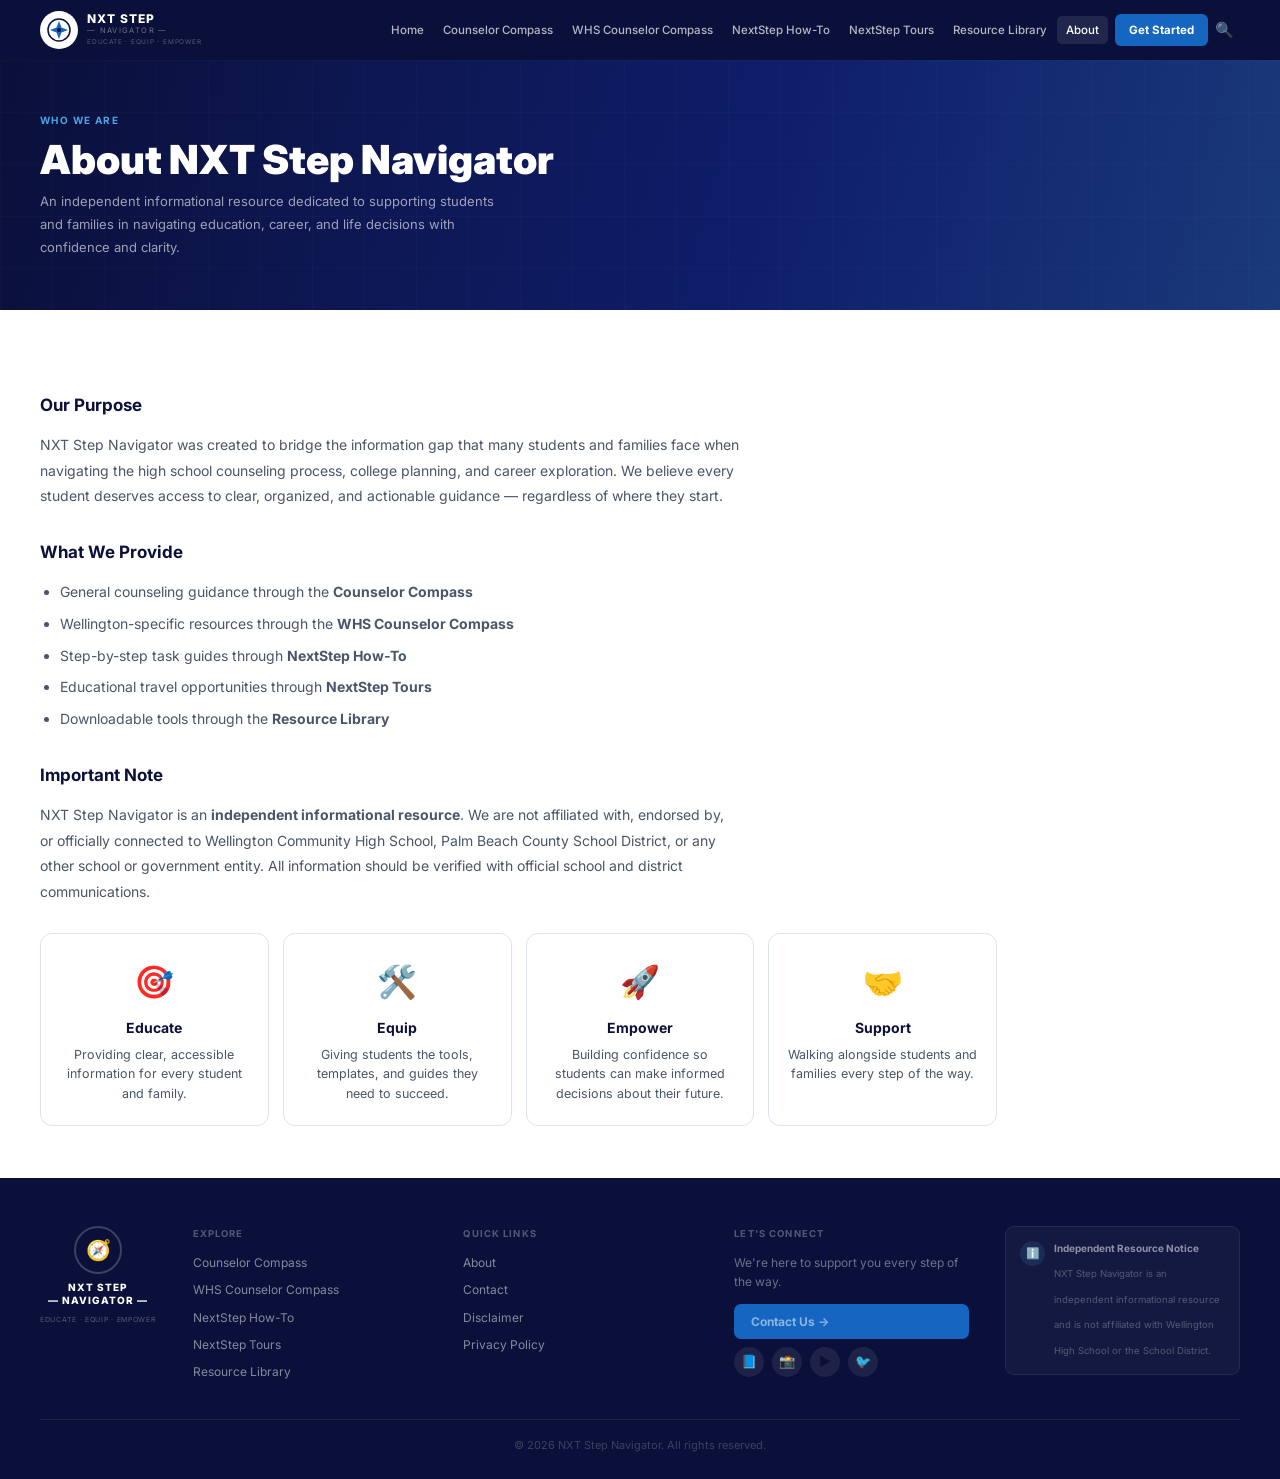
<file: about.html>
<!DOCTYPE html><html lang="en"><head><meta charset="UTF-8"><meta name="viewport" content="width=device-width,initial-scale=1.0"><title>About — NXT Step Navigator</title>
<link href="https://fonts.googleapis.com/css2?family=Inter:wght@300;400;500;600;700;800;900&display=swap" rel="stylesheet">
<style>:root{--navy:#0B103A;--blue:#1566C0;--blue-mid:#1254A4;--light-blue:#4DA3E6;--cream:#F4F7FB;--white:#fff;--text:#0B103A;--text-mid:#4A5568;--text-light:#718096;--border:#DDE3EC;}*,*::before,*::after{box-sizing:border-box;margin:0;padding:0;}html{scroll-behavior:smooth;}body{font-family:"Inter",sans-serif;background:var(--cream);color:var(--text);line-height:1.6;}a{text-decoration:none;color:inherit;}.nav{background:var(--navy);height:60px;display:flex;align-items:center;padding:0 40px;position:sticky;top:0;z-index:200;gap:4px;}.nav-brand{display:flex;align-items:center;gap:9px;margin-right:auto;}.nav-logo{width:38px;height:38px;border-radius:50%;background:#fff;display:flex;align-items:center;justify-content:center;flex-shrink:0;}.nav-logo svg{width:24px;height:24px;}.nav-brand-text .top{font-size:12px;font-weight:800;color:#fff;letter-spacing:.08em;line-height:1.1;}.nav-brand-text .bot{font-size:7.5px;color:rgba(255,255,255,0.4);letter-spacing:.18em;text-transform:uppercase;}.nav-brand-text .tag{font-size:6.5px;color:rgba(255,255,255,0.3);letter-spacing:.12em;text-transform:uppercase;}.nl{display:flex;align-items:center;gap:1px;}.nl a{color:rgba(255,255,255,0.7);font-size:11.5px;font-weight:500;padding:5px 9px;border-radius:5px;transition:all .15s;white-space:nowrap;}.nl a:hover,.nl a.active{color:#fff;background:rgba(255,255,255,0.09);}.nav-cta{background:var(--blue)!important;color:#fff!important;font-weight:700!important;border-radius:6px!important;padding:7px 14px!important;margin-left:6px;}.nav-search{background:none;border:none;color:rgba(255,255,255,0.6);cursor:pointer;padding:6px;font-size:15px;}.page-hero{background:linear-gradient(105deg,var(--navy) 0%,#0F1E6B 60%,#1A3A7A 100%);padding:52px 40px;position:relative;overflow:hidden;}.page-hero-bg{position:absolute;inset:0;background-image:linear-gradient(rgba(255,255,255,0.015) 1px,transparent 1px),linear-gradient(90deg,rgba(255,255,255,0.015) 1px,transparent 1px);background-size:52px 52px;}.hero-content{position:relative;z-index:2;max-width:620px;}.hero-eyebrow{font-size:10px;font-weight:700;letter-spacing:.14em;text-transform:uppercase;color:var(--light-blue);margin-bottom:10px;}.hero-title{font-size:clamp(26px,3.5vw,40px);font-weight:900;color:#fff;line-height:1.1;margin-bottom:8px;}.hero-sub{font-size:13px;color:rgba(255,255,255,0.6);max-width:480px;line-height:1.75;}.section{padding:52px 40px;}.section-alt{background:#fff;}.prose{font-size:14px;color:var(--text-mid);line-height:1.85;max-width:700px;}.prose p{margin-bottom:16px;}.prose h3{font-size:17px;font-weight:700;color:var(--navy);margin:28px 0 10px;}.prose ul{padding-left:20px;margin-bottom:16px;}.prose li{margin-bottom:6px;}.values-grid{display:grid;grid-template-columns:repeat(auto-fill,minmax(200px,1fr));gap:14px;margin-top:28px;}.value-card{background:#fff;border:1.5px solid var(--border);border-radius:12px;padding:22px 18px;text-align:center;}.value-icon{font-size:32px;margin-bottom:10px;}.value-card h4{font-size:14px;font-weight:700;color:var(--navy);margin-bottom:5px;}.value-card p{font-size:12.5px;color:var(--text-mid);line-height:1.55;}.footer{background:var(--navy);padding:48px 40px 24px;}.footer-top{display:grid;grid-template-columns:auto 1fr 1fr 1fr 1fr;gap:36px;margin-bottom:30px;align-items:start;}.footer-logo-block{display:flex;flex-direction:column;align-items:center;gap:7px;}.footer-logo-circle{width:48px;height:48px;border-radius:50%;border:2px solid rgba(255,255,255,0.2);display:flex;align-items:center;justify-content:center;font-size:20px;}.footer-logo-name{font-size:10px;font-weight:800;color:#fff;letter-spacing:.1em;text-align:center;line-height:1.3;}.footer-logo-tag{font-size:7px;color:rgba(255,255,255,0.3);letter-spacing:.1em;text-transform:uppercase;text-align:center;}.footer-col h5{font-size:9.5px;font-weight:700;letter-spacing:.12em;text-transform:uppercase;color:rgba(255,255,255,0.3);margin-bottom:12px;}.footer-col a{display:block;font-size:12px;color:rgba(255,255,255,0.5);margin-bottom:8px;transition:color .15s;}.footer-col a:hover{color:#fff;}.footer-connect p{font-size:12px;color:rgba(255,255,255,0.4);margin-bottom:12px;line-height:1.6;}.btn-cf{background:var(--blue);color:#fff;font-size:12px;font-weight:700;padding:8px 17px;border-radius:7px;border:none;cursor:pointer;display:inline-flex;align-items:center;gap:5px;margin-bottom:13px;}.social-row{display:flex;gap:8px;}.si{width:30px;height:30px;border-radius:50%;background:rgba(255,255,255,0.08);display:flex;align-items:center;justify-content:center;font-size:13px;cursor:pointer;}.footer-notice{background:rgba(255,255,255,0.04);border:1px solid rgba(255,255,255,0.07);border-radius:9px;padding:13px 14px;display:flex;gap:9px;align-items:flex-start;}.fn-icon{width:25px;height:25px;border-radius:50%;background:rgba(77,163,230,0.14);display:flex;align-items:center;justify-content:center;font-size:11px;flex-shrink:0;margin-top:1px;}.fn-text p{font-size:10px;font-weight:700;color:rgba(255,255,255,0.52);margin-bottom:3px;}.fn-text span{font-size:9.5px;color:rgba(255,255,255,0.28);line-height:1.6;}.footer-divider{height:1px;background:rgba(255,255,255,0.07);margin:0 0 17px;}.footer-bottom{text-align:center;}.footer-bottom p{font-size:11px;color:rgba(255,255,255,0.2);}@media(max-width:960px){.footer-top{grid-template-columns:1fr 1fr 1fr;}}@media(max-width:640px){.nav,.section,.page-hero,.footer{padding-left:20px;padding-right:20px;}.footer-top{grid-template-columns:1fr;}}</style></head><body>
<nav class="nav"><div class="nav-brand"><div class="nav-logo"><svg viewBox="0 0 24 24" fill="none"><circle cx="12" cy="12" r="11" stroke="#0B103A" stroke-width="1.5"/><polygon points="12,3 14.5,9.5 21,12 14.5,14.5 12,21 9.5,14.5 3,12 9.5,9.5" fill="#1566C0"/><circle cx="12" cy="12" r="2" fill="#0B103A"/></svg></div><div class="nav-brand-text"><div class="top">NXT STEP</div><div class="bot">— NAVIGATOR —</div><div class="tag">EDUCATE · EQUIP · EMPOWER</div></div></div><div class="nl"><a href="index.html">Home</a><a href="counselor-compass/index.html">Counselor Compass</a><a href="whs-counselor-compass/index.html">WHS Counselor Compass</a><a href="nextstep-how-to/index.html">NextStep How-To</a><a href="nextstep-tours/index.html">NextStep Tours</a><a href="resource-library/index.html">Resource Library</a><a href="about.html" class="active">About</a><a href="whs-counselor-compass/index.html" class="nav-cta">Get Started</a><button class="nav-search">🔍</button></div></nav>
<section class="page-hero"><div class="page-hero-bg"></div><div class="hero-content"><div class="hero-eyebrow">Who We Are</div><h1 class="hero-title">About NXT Step Navigator</h1><p class="hero-sub">An independent informational resource dedicated to supporting students and families in navigating education, career, and life decisions with confidence and clarity.</p></div></section>
<section class="section section-alt"><div class="prose"><h3>Our Purpose</h3><p>NXT Step Navigator was created to bridge the information gap that many students and families face when navigating the high school counseling process, college planning, and career exploration. We believe every student deserves access to clear, organized, and actionable guidance — regardless of where they start.</p><h3>What We Provide</h3><ul><li>General counseling guidance through the <strong>Counselor Compass</strong></li><li>Wellington-specific resources through the <strong>WHS Counselor Compass</strong></li><li>Step-by-step task guides through <strong>NextStep How-To</strong></li><li>Educational travel opportunities through <strong>NextStep Tours</strong></li><li>Downloadable tools through the <strong>Resource Library</strong></li></ul><h3>Important Note</h3><p>NXT Step Navigator is an <strong>independent informational resource</strong>. We are not affiliated with, endorsed by, or officially connected to Wellington Community High School, Palm Beach County School District, or any other school or government entity. All information should be verified with official school and district communications.</p></div>
<div class="values-grid"><div class="value-card"><div class="value-icon">🎯</div><h4>Educate</h4><p>Providing clear, accessible information for every student and family.</p></div><div class="value-card"><div class="value-icon">🛠️</div><h4>Equip</h4><p>Giving students the tools, templates, and guides they need to succeed.</p></div><div class="value-card"><div class="value-icon">🚀</div><h4>Empower</h4><p>Building confidence so students can make informed decisions about their future.</p></div><div class="value-card"><div class="value-icon">🤝</div><h4>Support</h4><p>Walking alongside students and families every step of the way.</p></div></div></section>
<footer class="footer"><div class="footer-top"><div class="footer-logo-block"><div class="footer-logo-circle">🧭</div><div class="footer-logo-name">NXT STEP<br>— NAVIGATOR —</div><div class="footer-logo-tag">EDUCATE · EQUIP · EMPOWER</div></div><div class="footer-col"><h5>Explore</h5><a href="counselor-compass/index.html">Counselor Compass</a><a href="whs-counselor-compass/index.html">WHS Counselor Compass</a><a href="nextstep-how-to/index.html">NextStep How-To</a><a href="nextstep-tours/index.html">NextStep Tours</a><a href="resource-library/index.html">Resource Library</a></div><div class="footer-col"><h5>Quick Links</h5><a href="about.html">About</a><a href="contact.html">Contact</a><a href="disclaimer.html">Disclaimer</a><a href="privacy.html">Privacy Policy</a></div><div class="footer-col footer-connect"><h5>Let's Connect</h5><p>We're here to support you every step of the way.</p><a href="contact.html" class="btn-cf">Contact Us →</a><div class="social-row"><div class="si">📘</div><div class="si">📸</div><div class="si">▶️</div><div class="si">🐦</div></div></div><div class="footer-notice"><div class="fn-icon">ℹ️</div><div class="fn-text"><p>Independent Resource Notice</p><span>NXT Step Navigator is an independent informational resource and is not affiliated with Wellington High School or the School District.</span></div></div></div><div class="footer-divider"></div><div class="footer-bottom"><p>© 2026 NXT Step Navigator. All rights reserved.</p></div></footer>
</body></html>
</file>
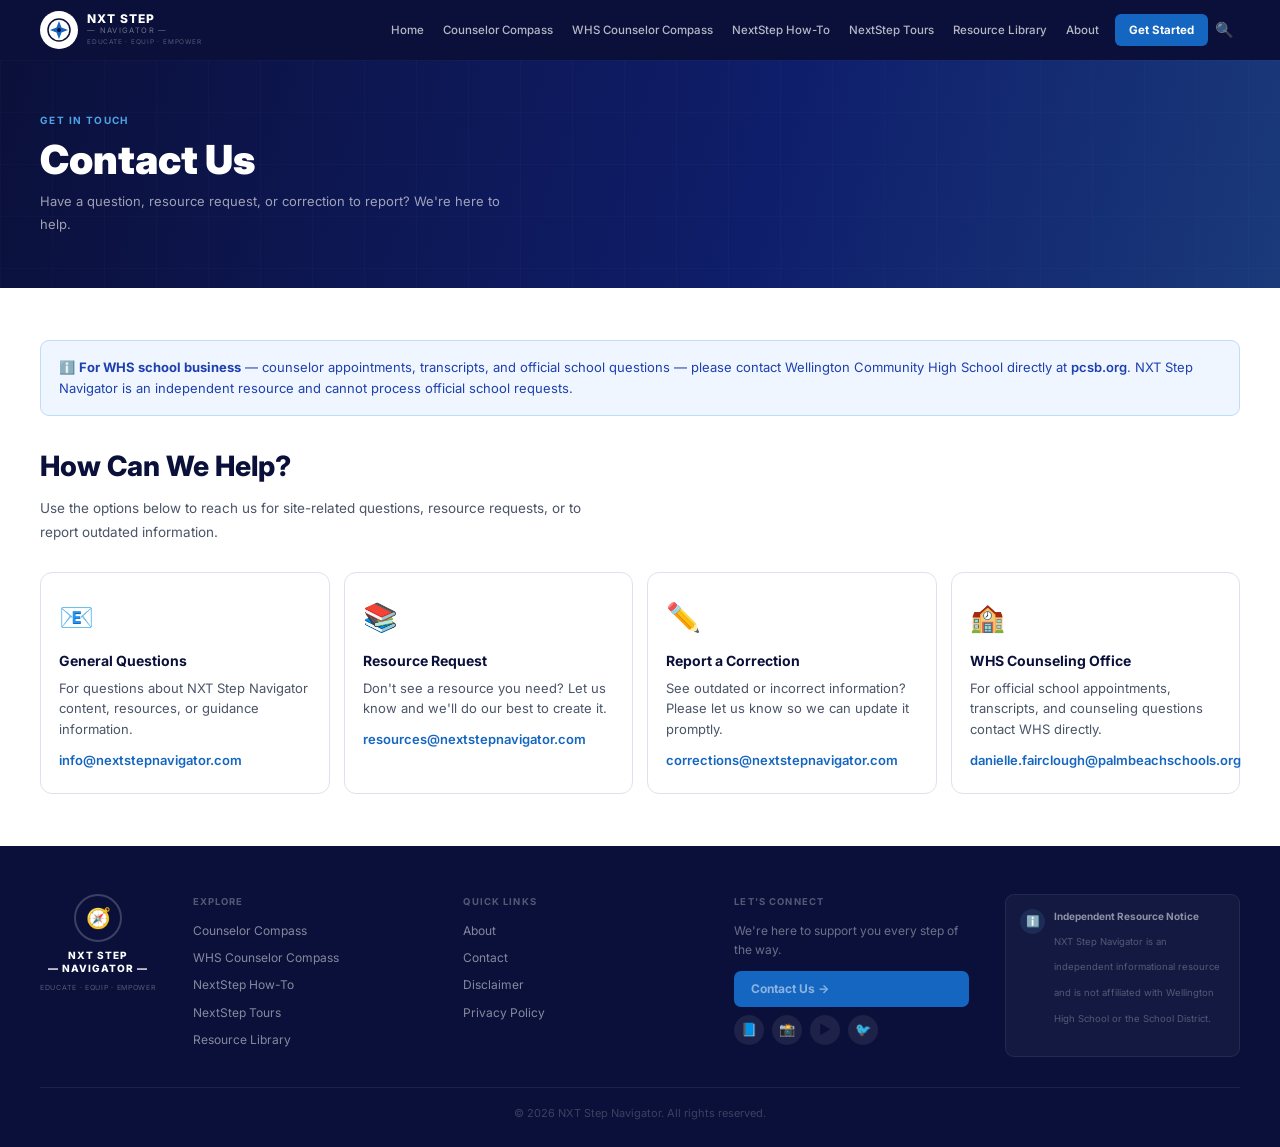
<file: contact.html>
<!DOCTYPE html><html lang="en"><head><meta charset="UTF-8"><meta name="viewport" content="width=device-width,initial-scale=1.0"><title>Contact — NXT Step Navigator</title>
<link href="https://fonts.googleapis.com/css2?family=Inter:wght@300;400;500;600;700;800;900&display=swap" rel="stylesheet">
<style>:root{--navy:#0B103A;--blue:#1566C0;--blue-mid:#1254A4;--light-blue:#4DA3E6;--cream:#F4F7FB;--text:#0B103A;--text-mid:#4A5568;--border:#DDE3EC;}*,*::before,*::after{box-sizing:border-box;margin:0;padding:0;}html{scroll-behavior:smooth;}body{font-family:"Inter",sans-serif;background:var(--cream);color:var(--text);line-height:1.6;}a{text-decoration:none;color:inherit;}.nav{background:var(--navy);height:60px;display:flex;align-items:center;padding:0 40px;position:sticky;top:0;z-index:200;gap:4px;}.nav-brand{display:flex;align-items:center;gap:9px;margin-right:auto;}.nav-logo{width:38px;height:38px;border-radius:50%;background:#fff;display:flex;align-items:center;justify-content:center;flex-shrink:0;}.nav-logo svg{width:24px;height:24px;}.nav-brand-text .top{font-size:12px;font-weight:800;color:#fff;letter-spacing:.08em;line-height:1.1;}.nav-brand-text .bot{font-size:7.5px;color:rgba(255,255,255,0.4);letter-spacing:.18em;text-transform:uppercase;}.nav-brand-text .tag{font-size:6.5px;color:rgba(255,255,255,0.3);letter-spacing:.12em;text-transform:uppercase;}.nl{display:flex;align-items:center;gap:1px;}.nl a{color:rgba(255,255,255,0.7);font-size:11.5px;font-weight:500;padding:5px 9px;border-radius:5px;transition:all .15s;white-space:nowrap;}.nl a:hover{color:#fff;background:rgba(255,255,255,0.09);}.nav-cta{background:var(--blue)!important;color:#fff!important;font-weight:700!important;border-radius:6px!important;padding:7px 14px!important;margin-left:6px;}.nav-search{background:none;border:none;color:rgba(255,255,255,0.6);cursor:pointer;padding:6px;font-size:15px;}.page-hero{background:linear-gradient(105deg,var(--navy) 0%,#0F1E6B 60%,#1A3A7A 100%);padding:52px 40px;position:relative;overflow:hidden;}.page-hero-bg{position:absolute;inset:0;background-image:linear-gradient(rgba(255,255,255,0.015) 1px,transparent 1px),linear-gradient(90deg,rgba(255,255,255,0.015) 1px,transparent 1px);background-size:52px 52px;}.hero-content{position:relative;z-index:2;max-width:620px;}.hero-eyebrow{font-size:10px;font-weight:700;letter-spacing:.14em;text-transform:uppercase;color:var(--light-blue);margin-bottom:10px;}.hero-title{font-size:clamp(26px,3.5vw,40px);font-weight:900;color:#fff;line-height:1.1;margin-bottom:8px;}.hero-sub{font-size:13px;color:rgba(255,255,255,0.6);max-width:480px;line-height:1.75;}.section{padding:52px 40px;}.section-alt{background:#fff;}.s-title{font-size:clamp(20px,2.5vw,28px);font-weight:800;color:var(--navy);margin-bottom:8px;}.s-sub{font-size:13.5px;color:var(--text-mid);max-width:560px;line-height:1.75;margin-bottom:28px;}.contact-grid{display:grid;grid-template-columns:repeat(auto-fill,minmax(260px,1fr));gap:14px;}.c-card{background:#fff;border:1.5px solid var(--border);border-radius:12px;padding:22px 18px;}.c-card-icon{font-size:28px;margin-bottom:10px;}.c-card h4{font-size:14px;font-weight:700;color:var(--navy);margin-bottom:5px;}.c-card p{font-size:13px;color:var(--text-mid);line-height:1.6;}.c-card a{color:var(--blue);font-weight:600;}.info-box{background:#EFF6FF;border:1px solid #BFDBFE;border-radius:9px;padding:16px 18px;font-size:13px;color:#1E40AF;line-height:1.65;margin-bottom:28px;}.footer{background:var(--navy);padding:48px 40px 24px;}.footer-top{display:grid;grid-template-columns:auto 1fr 1fr 1fr 1fr;gap:36px;margin-bottom:30px;}.footer-logo-block{display:flex;flex-direction:column;align-items:center;gap:7px;}.footer-logo-circle{width:48px;height:48px;border-radius:50%;border:2px solid rgba(255,255,255,0.2);display:flex;align-items:center;justify-content:center;font-size:20px;}.footer-logo-name{font-size:10px;font-weight:800;color:#fff;letter-spacing:.1em;text-align:center;line-height:1.3;}.footer-logo-tag{font-size:7px;color:rgba(255,255,255,0.3);letter-spacing:.1em;text-transform:uppercase;text-align:center;}.footer-col h5{font-size:9.5px;font-weight:700;letter-spacing:.12em;text-transform:uppercase;color:rgba(255,255,255,0.3);margin-bottom:12px;}.footer-col a{display:block;font-size:12px;color:rgba(255,255,255,0.5);margin-bottom:8px;}.footer-col a:hover{color:#fff;}.footer-connect p{font-size:12px;color:rgba(255,255,255,0.4);margin-bottom:12px;}.btn-cf{background:var(--blue);color:#fff;font-size:12px;font-weight:700;padding:8px 17px;border-radius:7px;border:none;cursor:pointer;margin-bottom:13px;display:inline-block;}.social-row{display:flex;gap:8px;}.si{width:30px;height:30px;border-radius:50%;background:rgba(255,255,255,0.08);display:flex;align-items:center;justify-content:center;font-size:13px;cursor:pointer;}.footer-notice{background:rgba(255,255,255,0.04);border:1px solid rgba(255,255,255,0.07);border-radius:9px;padding:13px 14px;display:flex;gap:9px;}.fn-icon{width:25px;height:25px;border-radius:50%;background:rgba(77,163,230,0.14);display:flex;align-items:center;justify-content:center;font-size:11px;flex-shrink:0;margin-top:1px;}.fn-text p{font-size:10px;font-weight:700;color:rgba(255,255,255,0.52);margin-bottom:3px;}.fn-text span{font-size:9.5px;color:rgba(255,255,255,0.28);line-height:1.6;}.footer-divider{height:1px;background:rgba(255,255,255,0.07);margin:0 0 17px;}.footer-bottom{text-align:center;}.footer-bottom p{font-size:11px;color:rgba(255,255,255,0.2);}@media(max-width:640px){.nav,.section,.page-hero,.footer{padding-left:20px;padding-right:20px;}.footer-top{grid-template-columns:1fr;}}</style></head><body>
<nav class="nav"><div class="nav-brand"><div class="nav-logo"><svg viewBox="0 0 24 24" fill="none"><circle cx="12" cy="12" r="11" stroke="#0B103A" stroke-width="1.5"/><polygon points="12,3 14.5,9.5 21,12 14.5,14.5 12,21 9.5,14.5 3,12 9.5,9.5" fill="#1566C0"/><circle cx="12" cy="12" r="2" fill="#0B103A"/></svg></div><div class="nav-brand-text"><div class="top">NXT STEP</div><div class="bot">— NAVIGATOR —</div><div class="tag">EDUCATE · EQUIP · EMPOWER</div></div></div><div class="nl"><a href="index.html">Home</a><a href="counselor-compass/index.html">Counselor Compass</a><a href="whs-counselor-compass/index.html">WHS Counselor Compass</a><a href="nextstep-how-to/index.html">NextStep How-To</a><a href="nextstep-tours/index.html">NextStep Tours</a><a href="resource-library/index.html">Resource Library</a><a href="about.html">About</a><a href="whs-counselor-compass/index.html" class="nav-cta">Get Started</a><button class="nav-search">🔍</button></div></nav>
<section class="page-hero"><div class="page-hero-bg"></div><div class="hero-content"><div class="hero-eyebrow">Get in Touch</div><h1 class="hero-title">Contact Us</h1><p class="hero-sub">Have a question, resource request, or correction to report? We're here to help.</p></div></section>
<section class="section section-alt">
<div class="info-box">ℹ️ <strong>For WHS school business</strong> — counselor appointments, transcripts, and official school questions — please contact Wellington Community High School directly at <a href="https://www.pcsb.org" style="color:#1E40AF;font-weight:600;">pcsb.org</a>. NXT Step Navigator is an independent resource and cannot process official school requests.</div>
<h2 class="s-title">How Can We Help?</h2>
<p class="s-sub">Use the options below to reach us for site-related questions, resource requests, or to report outdated information.</p>
<div class="contact-grid">
  <div class="c-card"><div class="c-card-icon">📧</div><h4>General Questions</h4><p>For questions about NXT Step Navigator content, resources, or guidance information.</p><p style="margin-top:10px;"><a href="mailto:info@nextstepnavigator.com">info@nextstepnavigator.com</a></p></div>
  <div class="c-card"><div class="c-card-icon">📚</div><h4>Resource Request</h4><p>Don't see a resource you need? Let us know and we'll do our best to create it.</p><p style="margin-top:10px;"><a href="mailto:resources@nextstepnavigator.com">resources@nextstepnavigator.com</a></p></div>
  <div class="c-card"><div class="c-card-icon">✏️</div><h4>Report a Correction</h4><p>See outdated or incorrect information? Please let us know so we can update it promptly.</p><p style="margin-top:10px;"><a href="mailto:corrections@nextstepnavigator.com">corrections@nextstepnavigator.com</a></p></div>
  <div class="c-card"><div class="c-card-icon">🏫</div><h4>WHS Counseling Office</h4><p>For official school appointments, transcripts, and counseling questions contact WHS directly.</p><p style="margin-top:10px;"><a href="mailto:danielle.fairclough@palmbeachschools.org">danielle.fairclough@palmbeachschools.org</a></p></div>
</div>
</section>
<footer class="footer"><div class="footer-top"><div class="footer-logo-block"><div class="footer-logo-circle">🧭</div><div class="footer-logo-name">NXT STEP<br>— NAVIGATOR —</div><div class="footer-logo-tag">EDUCATE · EQUIP · EMPOWER</div></div><div class="footer-col"><h5>Explore</h5><a href="counselor-compass/index.html">Counselor Compass</a><a href="whs-counselor-compass/index.html">WHS Counselor Compass</a><a href="nextstep-how-to/index.html">NextStep How-To</a><a href="nextstep-tours/index.html">NextStep Tours</a><a href="resource-library/index.html">Resource Library</a></div><div class="footer-col"><h5>Quick Links</h5><a href="about.html">About</a><a href="contact.html">Contact</a><a href="disclaimer.html">Disclaimer</a><a href="privacy.html">Privacy Policy</a></div><div class="footer-col footer-connect"><h5>Let's Connect</h5><p>We're here to support you every step of the way.</p><a href="contact.html" class="btn-cf">Contact Us →</a><div class="social-row"><div class="si">📘</div><div class="si">📸</div><div class="si">▶️</div><div class="si">🐦</div></div></div><div class="footer-notice"><div class="fn-icon">ℹ️</div><div class="fn-text"><p>Independent Resource Notice</p><span>NXT Step Navigator is an independent informational resource and is not affiliated with Wellington High School or the School District.</span></div></div></div><div class="footer-divider"></div><div class="footer-bottom"><p>© 2026 NXT Step Navigator. All rights reserved.</p></div></footer>
</body></html>
</file>
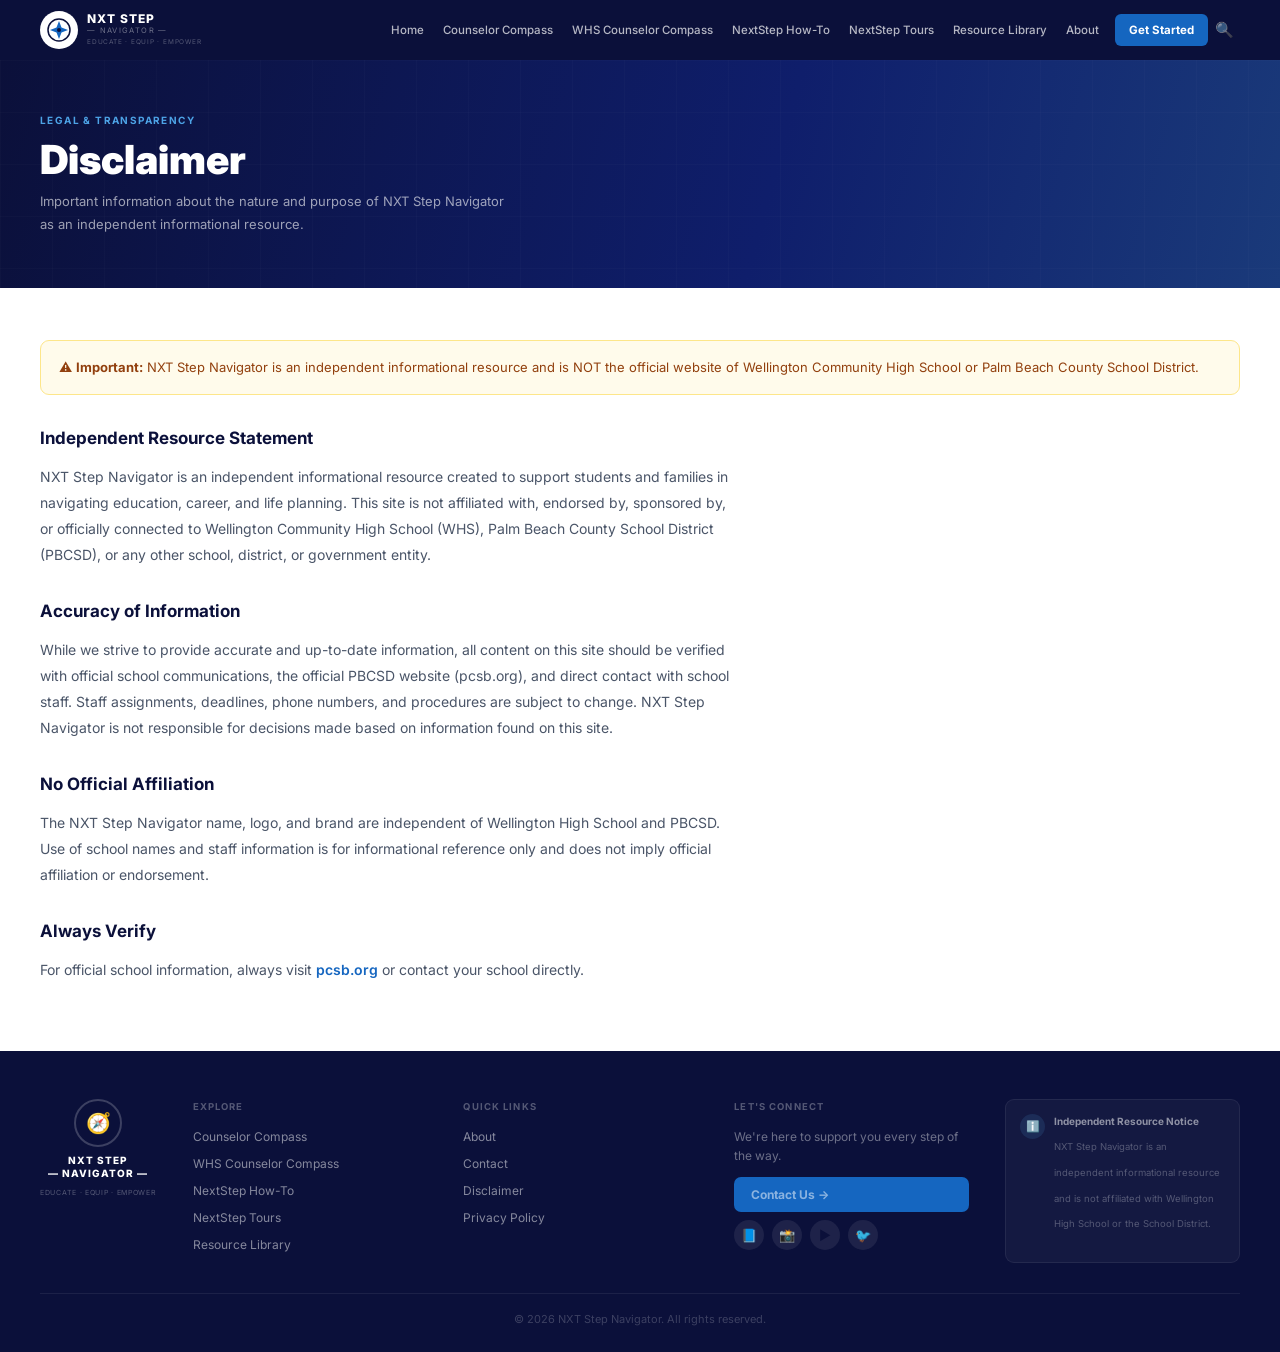
<file: disclaimer.html>
<!DOCTYPE html><html lang="en"><head><meta charset="UTF-8"><meta name="viewport" content="width=device-width,initial-scale=1.0"><title>Disclaimer — NXT Step Navigator</title>
<link href="https://fonts.googleapis.com/css2?family=Inter:wght@300;400;500;600;700;800;900&display=swap" rel="stylesheet">
<style>:root{--navy:#0B103A;--blue:#1566C0;--light-blue:#4DA3E6;--cream:#F4F7FB;--text:#0B103A;--text-mid:#4A5568;--border:#DDE3EC;}*,*::before,*::after{box-sizing:border-box;margin:0;padding:0;}html{scroll-behavior:smooth;}body{font-family:"Inter",sans-serif;background:var(--cream);color:var(--text);line-height:1.6;}a{text-decoration:none;color:inherit;}.nav{background:var(--navy);height:60px;display:flex;align-items:center;padding:0 40px;position:sticky;top:0;z-index:200;gap:4px;}.nav-brand{display:flex;align-items:center;gap:9px;margin-right:auto;}.nav-logo{width:38px;height:38px;border-radius:50%;background:#fff;display:flex;align-items:center;justify-content:center;flex-shrink:0;}.nav-logo svg{width:24px;height:24px;}.nav-brand-text .top{font-size:12px;font-weight:800;color:#fff;letter-spacing:.08em;line-height:1.1;}.nav-brand-text .bot{font-size:7.5px;color:rgba(255,255,255,0.4);letter-spacing:.18em;text-transform:uppercase;}.nav-brand-text .tag{font-size:6.5px;color:rgba(255,255,255,0.3);letter-spacing:.12em;text-transform:uppercase;}.nl{display:flex;align-items:center;gap:1px;}.nl a{color:rgba(255,255,255,0.7);font-size:11.5px;font-weight:500;padding:5px 9px;border-radius:5px;transition:all .15s;white-space:nowrap;}.nl a:hover{color:#fff;background:rgba(255,255,255,0.09);}.nav-cta{background:var(--blue)!important;color:#fff!important;font-weight:700!important;border-radius:6px!important;padding:7px 14px!important;margin-left:6px;}.nav-search{background:none;border:none;color:rgba(255,255,255,0.6);cursor:pointer;padding:6px;font-size:15px;}.page-hero{background:linear-gradient(105deg,var(--navy) 0%,#0F1E6B 60%,#1A3A7A 100%);padding:52px 40px;position:relative;overflow:hidden;}.page-hero-bg{position:absolute;inset:0;background-image:linear-gradient(rgba(255,255,255,0.015) 1px,transparent 1px),linear-gradient(90deg,rgba(255,255,255,0.015) 1px,transparent 1px);background-size:52px 52px;}.hero-content{position:relative;z-index:2;max-width:620px;}.hero-eyebrow{font-size:10px;font-weight:700;letter-spacing:.14em;text-transform:uppercase;color:var(--light-blue);margin-bottom:10px;}.hero-title{font-size:clamp(26px,3.5vw,40px);font-weight:900;color:#fff;line-height:1.1;margin-bottom:8px;}.hero-sub{font-size:13px;color:rgba(255,255,255,0.6);max-width:480px;line-height:1.75;}.section{padding:52px 40px;}.section-alt{background:#fff;}.prose{font-size:14px;color:var(--text-mid);line-height:1.85;max-width:700px;}.prose p{margin-bottom:16px;}.prose h3{font-size:17px;font-weight:700;color:var(--navy);margin:28px 0 10px;}.warn-box{background:#FFFBEB;border:1px solid #FDE68A;border-radius:9px;padding:16px 18px;font-size:13px;color:#92400E;line-height:1.65;margin-bottom:24px;}.footer{background:var(--navy);padding:48px 40px 24px;}.footer-top{display:grid;grid-template-columns:auto 1fr 1fr 1fr 1fr;gap:36px;margin-bottom:30px;}.footer-logo-block{display:flex;flex-direction:column;align-items:center;gap:7px;}.footer-logo-circle{width:48px;height:48px;border-radius:50%;border:2px solid rgba(255,255,255,0.2);display:flex;align-items:center;justify-content:center;font-size:20px;}.footer-logo-name{font-size:10px;font-weight:800;color:#fff;letter-spacing:.1em;text-align:center;line-height:1.3;}.footer-logo-tag{font-size:7px;color:rgba(255,255,255,0.3);letter-spacing:.1em;text-transform:uppercase;text-align:center;}.footer-col h5{font-size:9.5px;font-weight:700;letter-spacing:.12em;text-transform:uppercase;color:rgba(255,255,255,0.3);margin-bottom:12px;}.footer-col a{display:block;font-size:12px;color:rgba(255,255,255,0.5);margin-bottom:8px;}.footer-col a:hover{color:#fff;}.footer-connect p{font-size:12px;color:rgba(255,255,255,0.4);margin-bottom:12px;}.btn-cf{background:var(--blue);color:#fff;font-size:12px;font-weight:700;padding:8px 17px;border-radius:7px;border:none;cursor:pointer;margin-bottom:13px;display:inline-block;}.social-row{display:flex;gap:8px;}.si{width:30px;height:30px;border-radius:50%;background:rgba(255,255,255,0.08);display:flex;align-items:center;justify-content:center;font-size:13px;cursor:pointer;}.footer-notice{background:rgba(255,255,255,0.04);border:1px solid rgba(255,255,255,0.07);border-radius:9px;padding:13px 14px;display:flex;gap:9px;}.fn-icon{width:25px;height:25px;border-radius:50%;background:rgba(77,163,230,0.14);display:flex;align-items:center;justify-content:center;font-size:11px;flex-shrink:0;margin-top:1px;}.fn-text p{font-size:10px;font-weight:700;color:rgba(255,255,255,0.52);margin-bottom:3px;}.fn-text span{font-size:9.5px;color:rgba(255,255,255,0.28);line-height:1.6;}.footer-divider{height:1px;background:rgba(255,255,255,0.07);margin:0 0 17px;}.footer-bottom{text-align:center;}.footer-bottom p{font-size:11px;color:rgba(255,255,255,0.2);}@media(max-width:640px){.nav,.section,.page-hero,.footer{padding-left:20px;padding-right:20px;}.footer-top{grid-template-columns:1fr;}}</style></head><body>
<nav class="nav"><div class="nav-brand"><div class="nav-logo"><svg viewBox="0 0 24 24" fill="none"><circle cx="12" cy="12" r="11" stroke="#0B103A" stroke-width="1.5"/><polygon points="12,3 14.5,9.5 21,12 14.5,14.5 12,21 9.5,14.5 3,12 9.5,9.5" fill="#1566C0"/><circle cx="12" cy="12" r="2" fill="#0B103A"/></svg></div><div class="nav-brand-text"><div class="top">NXT STEP</div><div class="bot">— NAVIGATOR —</div><div class="tag">EDUCATE · EQUIP · EMPOWER</div></div></div><div class="nl"><a href="index.html">Home</a><a href="counselor-compass/index.html">Counselor Compass</a><a href="whs-counselor-compass/index.html">WHS Counselor Compass</a><a href="nextstep-how-to/index.html">NextStep How-To</a><a href="nextstep-tours/index.html">NextStep Tours</a><a href="resource-library/index.html">Resource Library</a><a href="about.html">About</a><a href="whs-counselor-compass/index.html" class="nav-cta">Get Started</a><button class="nav-search">🔍</button></div></nav>
<section class="page-hero"><div class="page-hero-bg"></div><div class="hero-content"><div class="hero-eyebrow">Legal &amp; Transparency</div><h1 class="hero-title">Disclaimer</h1><p class="hero-sub">Important information about the nature and purpose of NXT Step Navigator as an independent informational resource.</p></div></section>
<section class="section section-alt"><div class="warn-box">⚠️ <strong>Important:</strong> NXT Step Navigator is an independent informational resource and is NOT the official website of Wellington Community High School or Palm Beach County School District.</div><div class="prose"><h3>Independent Resource Statement</h3><p>NXT Step Navigator is an independent informational resource created to support students and families in navigating education, career, and life planning. This site is not affiliated with, endorsed by, sponsored by, or officially connected to Wellington Community High School (WHS), Palm Beach County School District (PBCSD), or any other school, district, or government entity.</p><h3>Accuracy of Information</h3><p>While we strive to provide accurate and up-to-date information, all content on this site should be verified with official school communications, the official PBCSD website (pcsb.org), and direct contact with school staff. Staff assignments, deadlines, phone numbers, and procedures are subject to change. NXT Step Navigator is not responsible for decisions made based on information found on this site.</p><h3>No Official Affiliation</h3><p>The NXT Step Navigator name, logo, and brand are independent of Wellington High School and PBCSD. Use of school names and staff information is for informational reference only and does not imply official affiliation or endorsement.</p><h3>Always Verify</h3><p>For official school information, always visit <a href="https://www.pcsb.org" style="color:var(--blue);font-weight:600;">pcsb.org</a> or contact your school directly.</p></div></section>
<footer class="footer"><div class="footer-top"><div class="footer-logo-block"><div class="footer-logo-circle">🧭</div><div class="footer-logo-name">NXT STEP<br>— NAVIGATOR —</div><div class="footer-logo-tag">EDUCATE · EQUIP · EMPOWER</div></div><div class="footer-col"><h5>Explore</h5><a href="counselor-compass/index.html">Counselor Compass</a><a href="whs-counselor-compass/index.html">WHS Counselor Compass</a><a href="nextstep-how-to/index.html">NextStep How-To</a><a href="nextstep-tours/index.html">NextStep Tours</a><a href="resource-library/index.html">Resource Library</a></div><div class="footer-col"><h5>Quick Links</h5><a href="about.html">About</a><a href="contact.html">Contact</a><a href="disclaimer.html">Disclaimer</a><a href="privacy.html">Privacy Policy</a></div><div class="footer-col footer-connect"><h5>Let's Connect</h5><p>We're here to support you every step of the way.</p><a href="contact.html" class="btn-cf">Contact Us →</a><div class="social-row"><div class="si">📘</div><div class="si">📸</div><div class="si">▶️</div><div class="si">🐦</div></div></div><div class="footer-notice"><div class="fn-icon">ℹ️</div><div class="fn-text"><p>Independent Resource Notice</p><span>NXT Step Navigator is an independent informational resource and is not affiliated with Wellington High School or the School District.</span></div></div></div><div class="footer-divider"></div><div class="footer-bottom"><p>© 2026 NXT Step Navigator. All rights reserved.</p></div></footer>
</body></html>
</file>
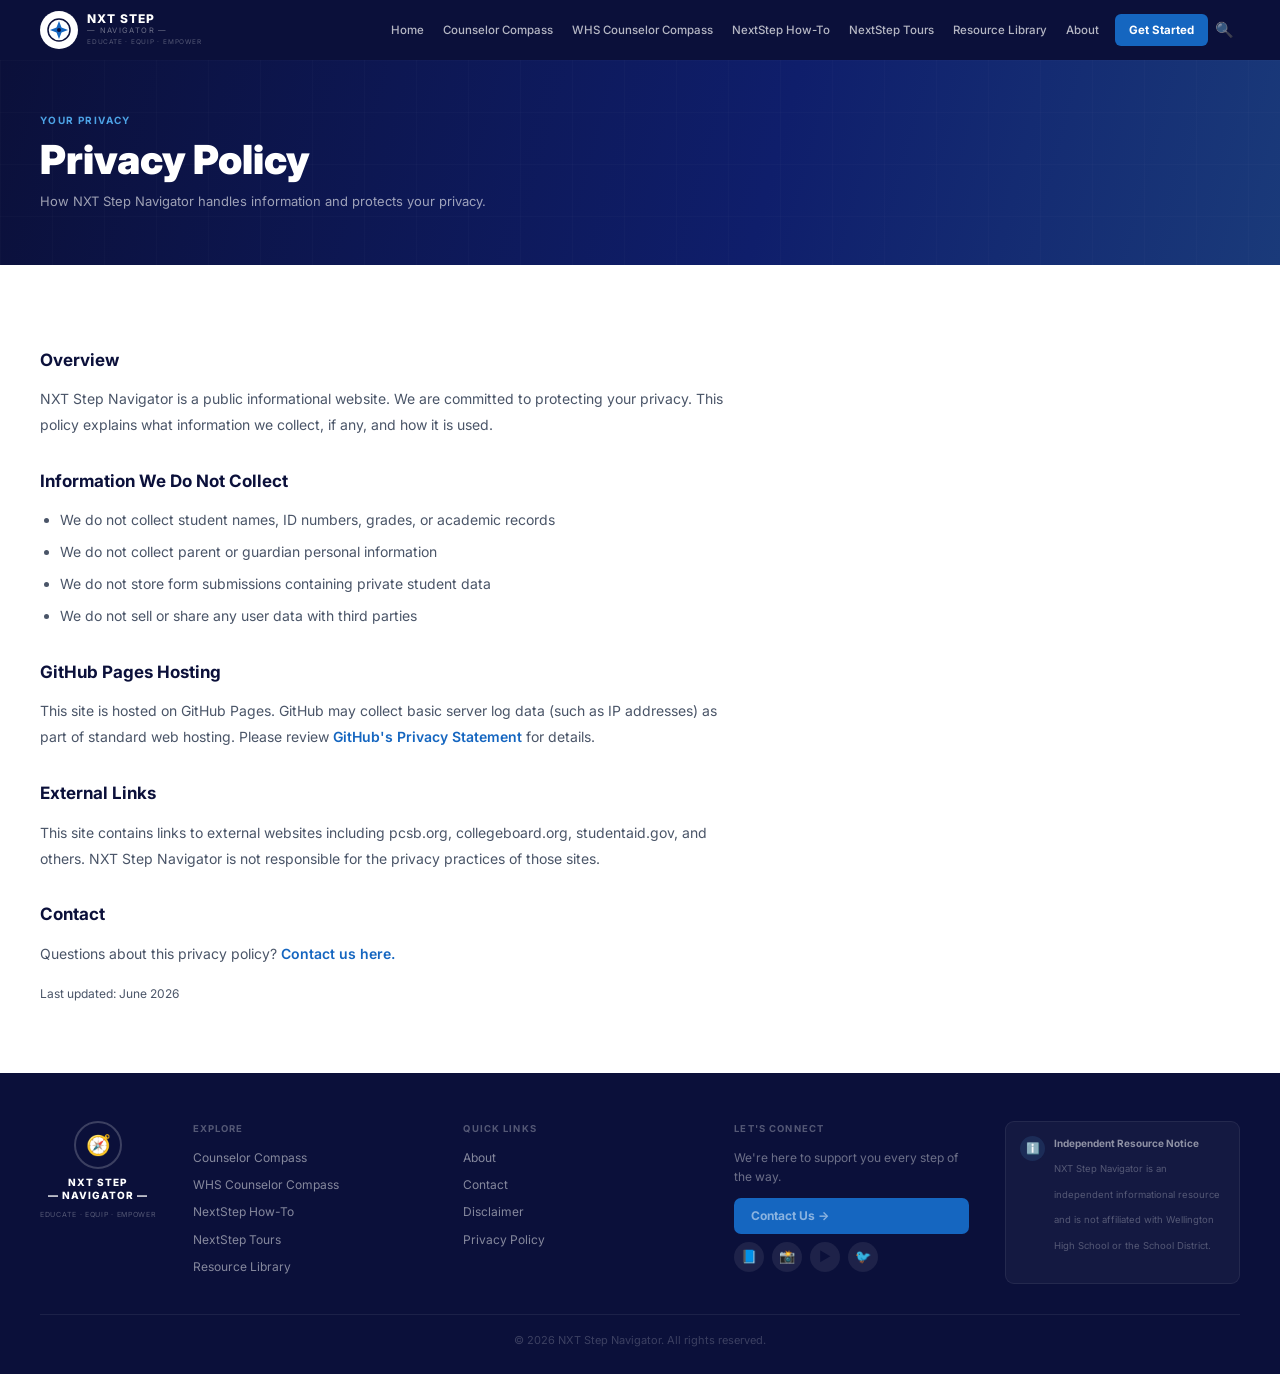
<file: privacy.html>
<!DOCTYPE html><html lang="en"><head><meta charset="UTF-8"><meta name="viewport" content="width=device-width,initial-scale=1.0"><title>Privacy Policy — NXT Step Navigator</title>
<link href="https://fonts.googleapis.com/css2?family=Inter:wght@300;400;500;600;700;800;900&display=swap" rel="stylesheet">
<style>:root{--navy:#0B103A;--blue:#1566C0;--light-blue:#4DA3E6;--cream:#F4F7FB;--text:#0B103A;--text-mid:#4A5568;--border:#DDE3EC;}*,*::before,*::after{box-sizing:border-box;margin:0;padding:0;}html{scroll-behavior:smooth;}body{font-family:"Inter",sans-serif;background:var(--cream);color:var(--text);line-height:1.6;}a{text-decoration:none;color:inherit;}.nav{background:var(--navy);height:60px;display:flex;align-items:center;padding:0 40px;position:sticky;top:0;z-index:200;gap:4px;}.nav-brand{display:flex;align-items:center;gap:9px;margin-right:auto;}.nav-logo{width:38px;height:38px;border-radius:50%;background:#fff;display:flex;align-items:center;justify-content:center;flex-shrink:0;}.nav-logo svg{width:24px;height:24px;}.nav-brand-text .top{font-size:12px;font-weight:800;color:#fff;letter-spacing:.08em;line-height:1.1;}.nav-brand-text .bot{font-size:7.5px;color:rgba(255,255,255,0.4);letter-spacing:.18em;text-transform:uppercase;}.nav-brand-text .tag{font-size:6.5px;color:rgba(255,255,255,0.3);letter-spacing:.12em;text-transform:uppercase;}.nl{display:flex;align-items:center;gap:1px;}.nl a{color:rgba(255,255,255,0.7);font-size:11.5px;font-weight:500;padding:5px 9px;border-radius:5px;white-space:nowrap;}.nl a:hover{color:#fff;background:rgba(255,255,255,0.09);}.nav-cta{background:var(--blue)!important;color:#fff!important;font-weight:700!important;border-radius:6px!important;padding:7px 14px!important;margin-left:6px;}.nav-search{background:none;border:none;color:rgba(255,255,255,0.6);cursor:pointer;padding:6px;font-size:15px;}.page-hero{background:linear-gradient(105deg,var(--navy) 0%,#0F1E6B 60%,#1A3A7A 100%);padding:52px 40px;position:relative;overflow:hidden;}.page-hero-bg{position:absolute;inset:0;background-image:linear-gradient(rgba(255,255,255,0.015) 1px,transparent 1px),linear-gradient(90deg,rgba(255,255,255,0.015) 1px,transparent 1px);background-size:52px 52px;}.hero-content{position:relative;z-index:2;max-width:620px;}.hero-eyebrow{font-size:10px;font-weight:700;letter-spacing:.14em;text-transform:uppercase;color:var(--light-blue);margin-bottom:10px;}.hero-title{font-size:clamp(26px,3.5vw,40px);font-weight:900;color:#fff;line-height:1.1;margin-bottom:8px;}.hero-sub{font-size:13px;color:rgba(255,255,255,0.6);max-width:480px;line-height:1.75;}.section{padding:52px 40px;}.section-alt{background:#fff;}.prose{font-size:14px;color:var(--text-mid);line-height:1.85;max-width:700px;}.prose p{margin-bottom:16px;}.prose h3{font-size:17px;font-weight:700;color:var(--navy);margin:28px 0 10px;}.prose ul{padding-left:20px;margin-bottom:16px;}.prose li{margin-bottom:6px;}.footer{background:var(--navy);padding:48px 40px 24px;}.footer-top{display:grid;grid-template-columns:auto 1fr 1fr 1fr 1fr;gap:36px;margin-bottom:30px;}.footer-logo-block{display:flex;flex-direction:column;align-items:center;gap:7px;}.footer-logo-circle{width:48px;height:48px;border-radius:50%;border:2px solid rgba(255,255,255,0.2);display:flex;align-items:center;justify-content:center;font-size:20px;}.footer-logo-name{font-size:10px;font-weight:800;color:#fff;letter-spacing:.1em;text-align:center;line-height:1.3;}.footer-logo-tag{font-size:7px;color:rgba(255,255,255,0.3);letter-spacing:.1em;text-transform:uppercase;text-align:center;}.footer-col h5{font-size:9.5px;font-weight:700;letter-spacing:.12em;text-transform:uppercase;color:rgba(255,255,255,0.3);margin-bottom:12px;}.footer-col a{display:block;font-size:12px;color:rgba(255,255,255,0.5);margin-bottom:8px;}.footer-col a:hover{color:#fff;}.footer-connect p{font-size:12px;color:rgba(255,255,255,0.4);margin-bottom:12px;}.btn-cf{background:var(--blue);color:#fff;font-size:12px;font-weight:700;padding:8px 17px;border-radius:7px;border:none;cursor:pointer;margin-bottom:13px;display:inline-block;}.social-row{display:flex;gap:8px;}.si{width:30px;height:30px;border-radius:50%;background:rgba(255,255,255,0.08);display:flex;align-items:center;justify-content:center;font-size:13px;cursor:pointer;}.footer-notice{background:rgba(255,255,255,0.04);border:1px solid rgba(255,255,255,0.07);border-radius:9px;padding:13px 14px;display:flex;gap:9px;}.fn-icon{width:25px;height:25px;border-radius:50%;background:rgba(77,163,230,0.14);display:flex;align-items:center;justify-content:center;font-size:11px;flex-shrink:0;margin-top:1px;}.fn-text p{font-size:10px;font-weight:700;color:rgba(255,255,255,0.52);margin-bottom:3px;}.fn-text span{font-size:9.5px;color:rgba(255,255,255,0.28);line-height:1.6;}.footer-divider{height:1px;background:rgba(255,255,255,0.07);margin:0 0 17px;}.footer-bottom{text-align:center;}.footer-bottom p{font-size:11px;color:rgba(255,255,255,0.2);}@media(max-width:640px){.nav,.section,.page-hero,.footer{padding-left:20px;padding-right:20px;}.footer-top{grid-template-columns:1fr;}}</style></head><body>
<nav class="nav"><div class="nav-brand"><div class="nav-logo"><svg viewBox="0 0 24 24" fill="none"><circle cx="12" cy="12" r="11" stroke="#0B103A" stroke-width="1.5"/><polygon points="12,3 14.5,9.5 21,12 14.5,14.5 12,21 9.5,14.5 3,12 9.5,9.5" fill="#1566C0"/><circle cx="12" cy="12" r="2" fill="#0B103A"/></svg></div><div class="nav-brand-text"><div class="top">NXT STEP</div><div class="bot">— NAVIGATOR —</div><div class="tag">EDUCATE · EQUIP · EMPOWER</div></div></div><div class="nl"><a href="index.html">Home</a><a href="counselor-compass/index.html">Counselor Compass</a><a href="whs-counselor-compass/index.html">WHS Counselor Compass</a><a href="nextstep-how-to/index.html">NextStep How-To</a><a href="nextstep-tours/index.html">NextStep Tours</a><a href="resource-library/index.html">Resource Library</a><a href="about.html">About</a><a href="whs-counselor-compass/index.html" class="nav-cta">Get Started</a><button class="nav-search">🔍</button></div></nav>
<section class="page-hero"><div class="page-hero-bg"></div><div class="hero-content"><div class="hero-eyebrow">Your Privacy</div><h1 class="hero-title">Privacy Policy</h1><p class="hero-sub">How NXT Step Navigator handles information and protects your privacy.</p></div></section>
<section class="section section-alt"><div class="prose"><h3>Overview</h3><p>NXT Step Navigator is a public informational website. We are committed to protecting your privacy. This policy explains what information we collect, if any, and how it is used.</p><h3>Information We Do Not Collect</h3><ul><li>We do not collect student names, ID numbers, grades, or academic records</li><li>We do not collect parent or guardian personal information</li><li>We do not store form submissions containing private student data</li><li>We do not sell or share any user data with third parties</li></ul><h3>GitHub Pages Hosting</h3><p>This site is hosted on GitHub Pages. GitHub may collect basic server log data (such as IP addresses) as part of standard web hosting. Please review <a href="https://docs.github.com/en/site-policy/privacy-policies/github-general-privacy-statement" style="color:var(--blue);font-weight:600;">GitHub's Privacy Statement</a> for details.</p><h3>External Links</h3><p>This site contains links to external websites including pcsb.org, collegeboard.org, studentaid.gov, and others. NXT Step Navigator is not responsible for the privacy practices of those sites.</p><h3>Contact</h3><p>Questions about this privacy policy? <a href="contact.html" style="color:var(--blue);font-weight:600;">Contact us here.</a></p><p style="font-size:12px;color:var(--text-light);">Last updated: June 2026</p></div></section>
<footer class="footer"><div class="footer-top"><div class="footer-logo-block"><div class="footer-logo-circle">🧭</div><div class="footer-logo-name">NXT STEP<br>— NAVIGATOR —</div><div class="footer-logo-tag">EDUCATE · EQUIP · EMPOWER</div></div><div class="footer-col"><h5>Explore</h5><a href="counselor-compass/index.html">Counselor Compass</a><a href="whs-counselor-compass/index.html">WHS Counselor Compass</a><a href="nextstep-how-to/index.html">NextStep How-To</a><a href="nextstep-tours/index.html">NextStep Tours</a><a href="resource-library/index.html">Resource Library</a></div><div class="footer-col"><h5>Quick Links</h5><a href="about.html">About</a><a href="contact.html">Contact</a><a href="disclaimer.html">Disclaimer</a><a href="privacy.html">Privacy Policy</a></div><div class="footer-col footer-connect"><h5>Let's Connect</h5><p>We're here to support you every step of the way.</p><a href="contact.html" class="btn-cf">Contact Us →</a><div class="social-row"><div class="si">📘</div><div class="si">📸</div><div class="si">▶️</div><div class="si">🐦</div></div></div><div class="footer-notice"><div class="fn-icon">ℹ️</div><div class="fn-text"><p>Independent Resource Notice</p><span>NXT Step Navigator is an independent informational resource and is not affiliated with Wellington High School or the School District.</span></div></div></div><div class="footer-divider"></div><div class="footer-bottom"><p>© 2026 NXT Step Navigator. All rights reserved.</p></div></footer>
</body></html>
</file>
